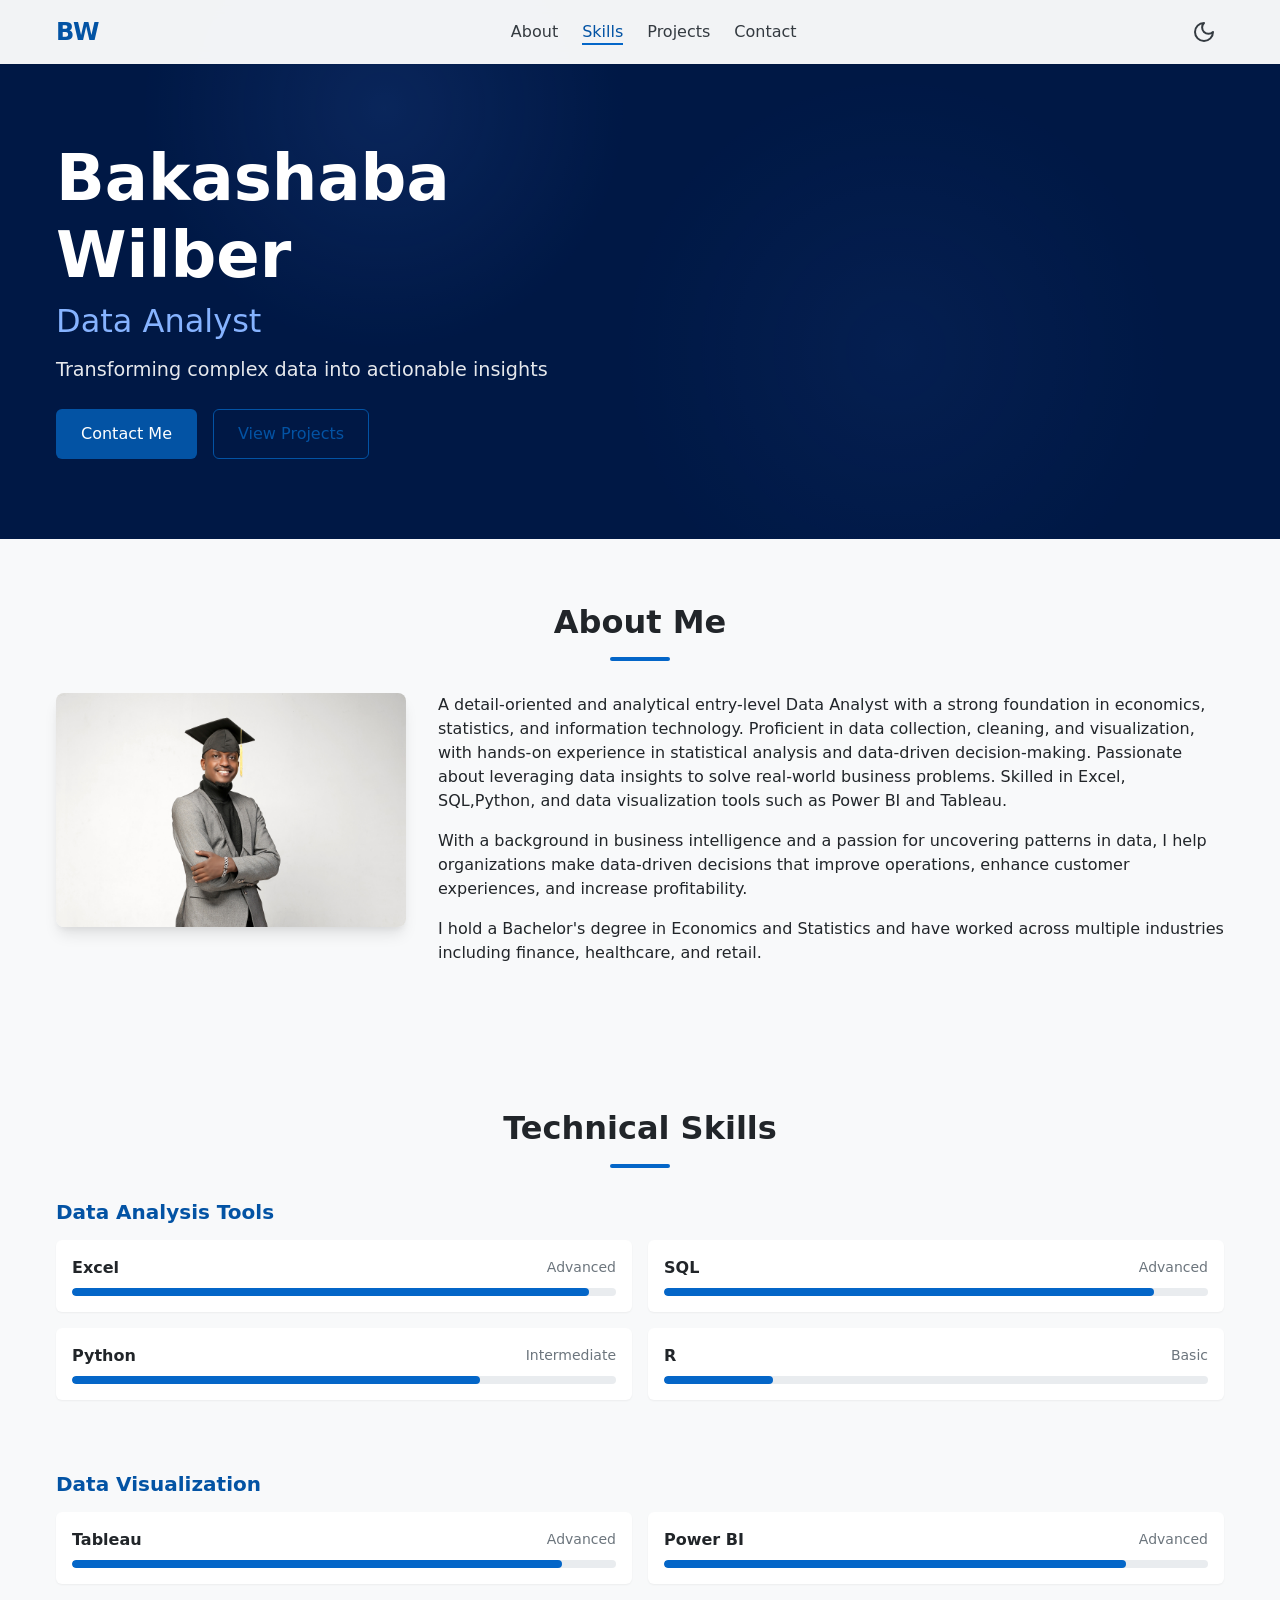
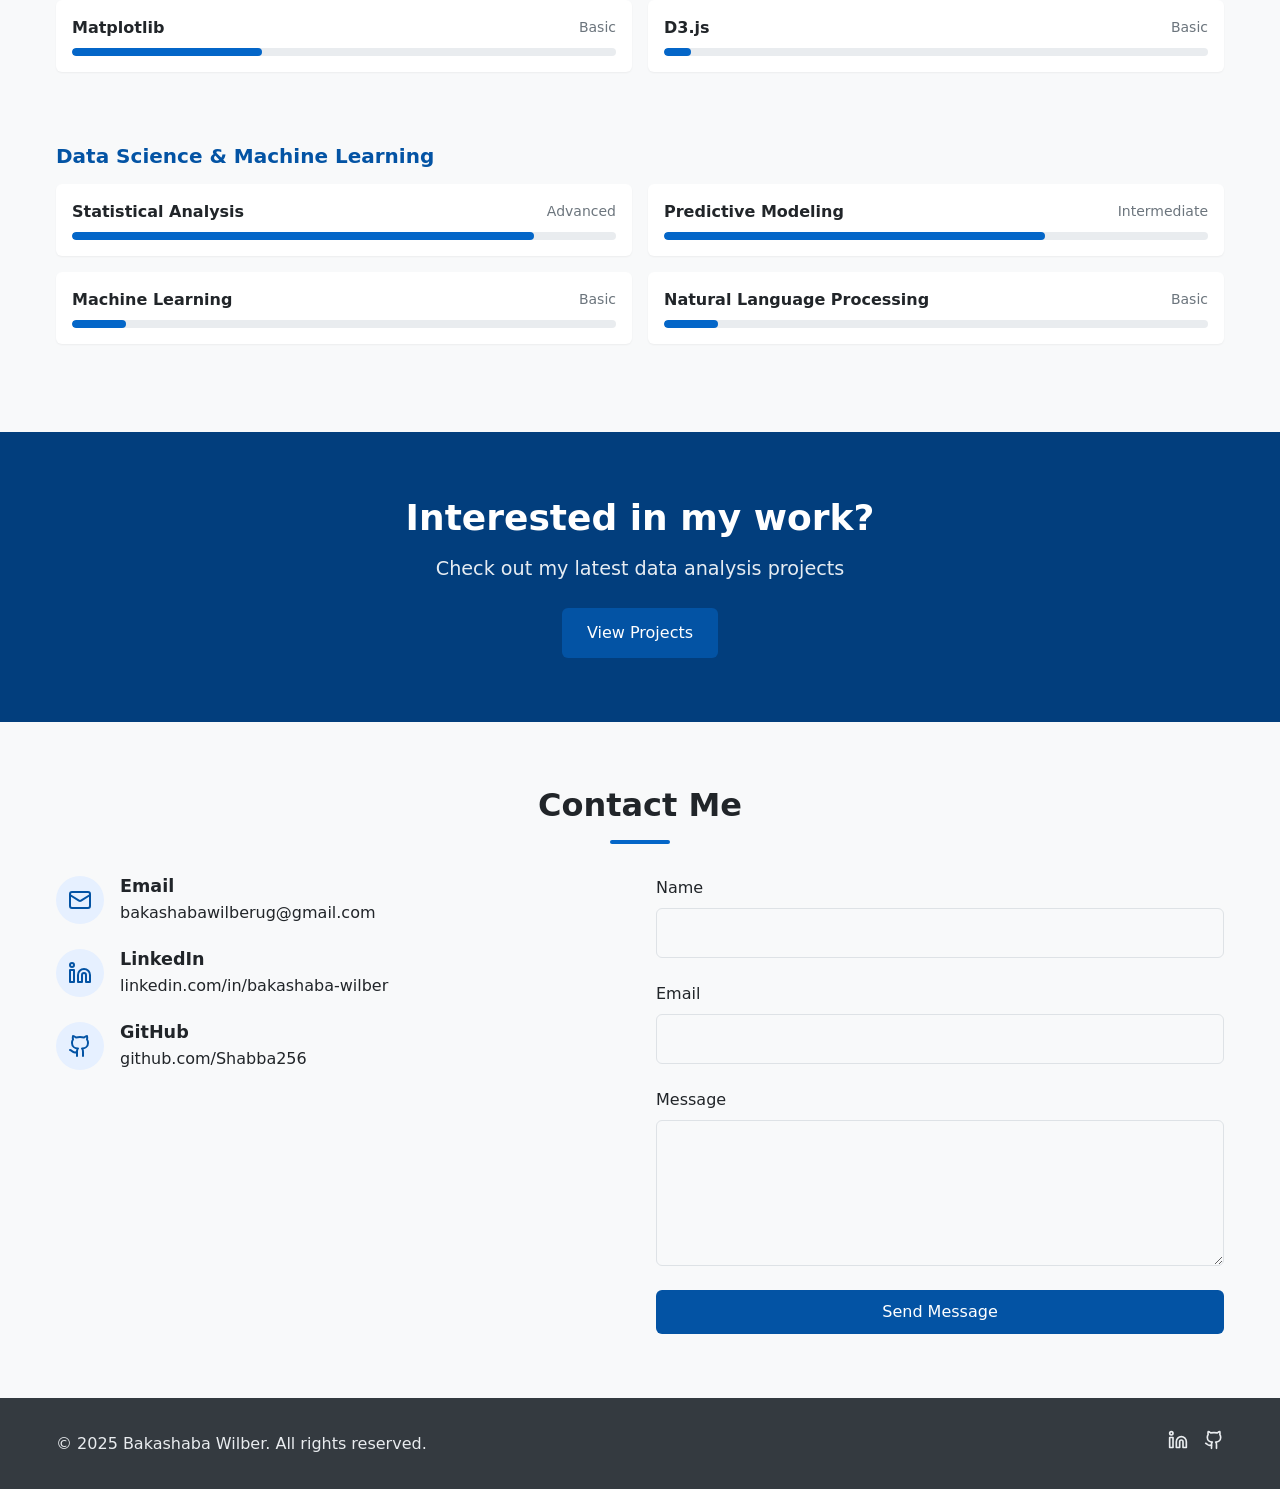
<file: index.html>
<!DOCTYPE html>
<html lang="en">
<head>
  <meta charset="UTF-8">
  <meta name="viewport" content="width=device-width, initial-scale=1.0">
  <title>Bakashaba Wilber | Data Analyst</title>
  <link rel="stylesheet" href="css/normalize.css">
  <link rel="stylesheet" href="css/styles.css">
  <link rel="stylesheet" href="css/home.css">
  <script src="js/theme.js" defer></script>
  <script src="js/main.js" defer></script>
</head>
<body>
  <header class="header">
    <div class="container header-container">
      <a href="index.html" class="logo">BW</a>
      <nav class="nav">
        <ul class="nav-list">
          <li class="nav-item"><a href="#about" class="nav-link">About</a></li>
          <li class="nav-item"><a href="#skills" class="nav-link">Skills</a></li>
          <li class="nav-item"><a href="projects.html" class="nav-link">Projects</a></li>
          <li class="nav-item"><a href="#contact" class="nav-link">Contact</a></li>
        </ul>
      </nav>
      <div class="header-actions">
        <button id="theme-toggle" class="theme-toggle" aria-label="Toggle theme">
          <svg xmlns="http://www.w3.org/2000/svg" class="icon icon-light" width="24" height="24" viewBox="0 0 24 24" fill="none" stroke="currentColor" stroke-width="2" stroke-linecap="round" stroke-linejoin="round"><circle cx="12" cy="12" r="5"></circle><path d="M12 1v2M12 21v2M4.2 4.2l1.4 1.4M18.4 18.4l1.4 1.4M1 12h2M21 12h2M4.2 19.8l1.4-1.4M18.4 5.6l1.4-1.4"></path></svg>
          <svg xmlns="http://www.w3.org/2000/svg" class="icon icon-dark" width="24" height="24" viewBox="0 0 24 24" fill="none" stroke="currentColor" stroke-width="2" stroke-linecap="round" stroke-linejoin="round"><path d="M12 3a6 6 0 0 0 9 9 9 9 0 1 1-9-9Z"></path></svg>
        </button>
        <button class="menu-toggle" aria-label="Toggle menu">
          <svg xmlns="http://www.w3.org/2000/svg" width="24" height="24" viewBox="0 0 24 24" fill="none" stroke="currentColor" stroke-width="2" stroke-linecap="round" stroke-linejoin="round"><line x1="4" x2="20" y1="12" y2="12"></line><line x1="4" x2="20" y1="6" y2="6"></line><line x1="4" x2="20" y1="18" y2="18"></line></svg>
        </button>
      </div>
    </div>
  </header>

  <main>
    <section class="hero">
      <div class="container">
        <div class="hero-content">
          <h1 class="hero-title">Bakashaba Wilber</h1>
          <h2 class="hero-subtitle">Data Analyst</h2>
          <p class="hero-description">Transforming complex data into actionable insights</p>
          <div class="hero-actions">
            <a href="#contact" class="btn btn-primary">Contact Me</a>
            <a href="projects.html" class="btn btn-secondary">View Projects</a>
          </div>
        </div>
      </div>
      <div class="hero-background">
        <div class="hero-bg-pattern"></div>
      </div>
    </section>

    <section id="about" class="section about-section">
      <div class="container">
        <h2 class="section-title">About Me</h2>
        <div class="about-content">
          <div class="about-image">
            <img src="images/5T2A771023.jpg" alt="Bakashaba Wilber" class="profile-image">
          </div>
          <div class="about-text">
            <p>A detail-oriented and analytical entry-level Data Analyst with a strong foundation in economics, statistics, and information technology. Proficient in data collection, cleaning, and visualization, with hands-on experience in statistical analysis and data-driven decision-making. Passionate about leveraging data insights to solve real-world business problems. Skilled in Excel, SQL,Python, and data visualization tools such as Power BI and Tableau.</p>
            <p>With a background in business intelligence and a passion for uncovering patterns in data, I help organizations make data-driven decisions that improve operations, enhance customer experiences, and increase profitability.</p>
            <p>I hold a Bachelor's degree in Economics and Statistics and have worked across multiple industries including finance, healthcare, and retail.</p>
          </div>
        </div>
      </div>
    </section>

    <section id="skills" class="section skills-section">
      <div class="container">
        <h2 class="section-title">Technical Skills</h2>
        <div class="skills-content">
          <div class="skills-category">
            <h3 class="skills-category-title">Data Analysis Tools</h3>
            <div class="skills-grid">
              <div class="skill-item">
                <div class="skill-header">
                  <span class="skill-name">Excel</span>
                  <span class="skill-level">Advanced</span>
                </div>
                <div class="skill-bar">
                  <div class="skill-progress" style="width: 95%"></div>
                </div>
              </div>
              <div class="skill-item">
                <div class="skill-header">
                  <span class="skill-name">SQL</span>
                  <span class="skill-level">Advanced</span>
                </div>
                <div class="skill-bar">
                  <div class="skill-progress" style="width: 90%"></div>
                </div>
              </div>
              <div class="skill-item">
                <div class="skill-header">
                  <span class="skill-name">Python</span>
                  <span class="skill-level">Intermediate</span>
                </div>
                <div class="skill-bar">
                  <div class="skill-progress" style="width: 75%"></div>
                </div>
              </div>
              <div class="skill-item">
                <div class="skill-header">
                  <span class="skill-name">R</span>
                  <span class="skill-level">Basic</span>
                </div>
                <div class="skill-bar">
                  <div class="skill-progress" style="width: 20%"></div>
                </div>
              </div>
            </div>
          </div>
          
          <div class="skills-category">
            <h3 class="skills-category-title">Data Visualization</h3>
            <div class="skills-grid">
              <div class="skill-item">
                <div class="skill-header">
                  <span class="skill-name">Tableau</span>
                  <span class="skill-level">Advanced</span>
                </div>
                <div class="skill-bar">
                  <div class="skill-progress" style="width: 90%"></div>
                </div>
              </div>
              <div class="skill-item">
                <div class="skill-header">
                  <span class="skill-name">Power BI</span>
                  <span class="skill-level">Advanced</span>
                </div>
                <div class="skill-bar">
                  <div class="skill-progress" style="width: 85%"></div>
                </div>
              </div>
              <div class="skill-item">
                <div class="skill-header">
                  <span class="skill-name">Matplotlib</span>
                  <span class="skill-level">Basic</span>
                </div>
                <div class="skill-bar">
                  <div class="skill-progress" style="width: 35%"></div>
                </div>
              </div>
              <div class="skill-item">
                <div class="skill-header">
                  <span class="skill-name">D3.js</span>
                  <span class="skill-level">Basic</span>
                </div>
                <div class="skill-bar">
                  <div class="skill-progress" style="width: 5%"></div>
                </div>
              </div>
            </div>
          </div>
          
          <div class="skills-category">
            <h3 class="skills-category-title">Data Science & Machine Learning</h3>
            <div class="skills-grid">
              <div class="skill-item">
                <div class="skill-header">
                  <span class="skill-name">Statistical Analysis</span>
                  <span class="skill-level">Advanced</span>
                </div>
                <div class="skill-bar">
                  <div class="skill-progress" style="width: 85%"></div>
                </div>
              </div>
              <div class="skill-item">
                <div class="skill-header">
                  <span class="skill-name">Predictive Modeling</span>
                  <span class="skill-level">Intermediate</span>
                </div>
                <div class="skill-bar">
                  <div class="skill-progress" style="width: 70%"></div>
                </div>
              </div>
              <div class="skill-item">
                <div class="skill-header">
                  <span class="skill-name">Machine Learning</span>
                  <span class="skill-level">Basic</span>
                </div>
                <div class="skill-bar">
                  <div class="skill-progress" style="width: 10%"></div>
                </div>
              </div>
              <div class="skill-item">
                <div class="skill-header">
                  <span class="skill-name">Natural Language Processing</span>
                  <span class="skill-level">Basic</span>
                </div>
                <div class="skill-bar">
                  <div class="skill-progress" style="width: 10%"></div>
                </div>
              </div>
            </div>
          </div>
        </div>
      </div>
    </section>

    <section class="section cta-section">
      <div class="container">
        <div class="cta-content">
          <h2 class="cta-title">Interested in my work?</h2>
          <p class="cta-description">Check out my latest data analysis projects</p>
          <a href="projects.html" class="btn btn-primary">View Projects</a>
        </div>
      </div>
    </section>

    <section id="contact" class="section contact-section">
      <div class="container">
        <h2 class="section-title">Contact Me</h2>
        <div class="contact-content">
          <div class="contact-info">
            <div class="contact-item">
              <div class="contact-icon">
                <svg xmlns="http://www.w3.org/2000/svg" width="24" height="24" viewBox="0 0 24 24" fill="none" stroke="currentColor" stroke-width="2" stroke-linecap="round" stroke-linejoin="round"><rect width="20" height="16" x="2" y="4" rx="2"></rect><path d="m22 7-8.97 5.7a1.94 1.94 0 0 1-2.06 0L2 7"></path></svg>
              </div>
              <div class="contact-text">
                <h3 class="contact-label">Email</h3>
                <a href="mailto:bakashabawilberug@gmail.com" class="contact-link">bakashabawilberug@gmail.com</a>
              </div>
            </div>
            <div class="contact-item">
              <div class="contact-icon">
                <svg xmlns="http://www.w3.org/2000/svg" width="24" height="24" viewBox="0 0 24 24" fill="none" stroke="currentColor" stroke-width="2" stroke-linecap="round" stroke-linejoin="round"><path d="M16 8a6 6 0 0 1 6 6v7h-4v-7a2 2 0 0 0-2-2 2 2 0 0 0-2 2v7h-4v-7a6 6 0 0 1 6-6z"></path><rect width="4" height="12" x="2" y="9"></rect><circle cx="4" cy="4" r="2"></circle></svg>
              </div>
              <div class="contact-text">
                <h3 class="contact-label">LinkedIn</h3>
                <a href="https://www.linkedin.com/in/bakashaba-wilber-88a47520b/" target="_blank" rel="noopener noreferrer" class="contact-link">linkedin.com/in/bakashaba-wilber</a>
              </div>
            </div>
            <div class="contact-item">
              <div class="contact-icon">
                <svg xmlns="http://www.w3.org/2000/svg" width="24" height="24" viewBox="0 0 24 24" fill="none" stroke="currentColor" stroke-width="2" stroke-linecap="round" stroke-linejoin="round"><path d="M15 22v-4a4.8 4.8 0 0 0-1-3.5c3 0 6-2 6-5.5.08-1.25-.27-2.48-1-3.5.28-1.15.28-2.35 0-3.5 0 0-1 0-3 1.5-2.64-.5-5.36-.5-8 0C6 2 5 2 5 2c-.3 1.15-.3 2.35 0 3.5A5.403 5.403 0 0 0 4 9c0 3.5 3 5.5 6 5.5-.39.49-.68 1.05-.85 1.65-.17.6-.22 1.23-.15 1.85v4"></path><path d="M9 18c-4.51 2-5-2-7-2"></path></svg>
              </div>
              <div class="contact-text">
                <h3 class="contact-label">GitHub</h3>
                <a href="https://github.com/Shabba256" target="_blank" rel="noopener noreferrer" class="contact-link">github.com/Shabba256</a>
              </div>
            </div>
          </div>
          <div class="contact-form-container">
            <form class="contact-form" id="contact-form">
              <div class="form-group">
                <label for="name" class="form-label">Name</label>
                <input type="text" id="name" name="name" class="form-input" required>
              </div>
              <div class="form-group">
                <label for="email" class="form-label">Email</label>
                <input type="email" id="email" name="email" class="form-input" required>
              </div>
              <div class="form-group">
                <label for="message" class="form-label">Message</label>
                <textarea id="message" name="message" class="form-textarea" rows="5" required></textarea>
              </div>
              <button type="submit" class="btn btn-primary btn-block">Send Message</button>
            </form>
          </div>
        </div>
      </div>
    </section>
  </main>

  <footer class="footer">
    <div class="container">
      <div class="footer-content">
        <p class="footer-text">&copy; 2025 Bakashaba Wilber. All rights reserved.</p>
        <div class="footer-social">
          <a href="https://www.linkedin.com/in/bakashaba-wilber-88a47520b/" target="_blank" rel="noopener noreferrer" class="social-link" aria-label="LinkedIn">
            <svg xmlns="http://www.w3.org/2000/svg" width="20" height="20" viewBox="0 0 24 24" fill="none" stroke="currentColor" stroke-width="2" stroke-linecap="round" stroke-linejoin="round"><path d="M16 8a6 6 0 0 1 6 6v7h-4v-7a2 2 0 0 0-2-2 2 2 0 0 0-2 2v7h-4v-7a6 6 0 0 1 6-6z"></path><rect width="4" height="12" x="2" y="9"></rect><circle cx="4" cy="4" r="2"></circle></svg>
          </a>
          <a href="https://github.com/Shabba256" target="_blank" rel="noopener noreferrer" class="social-link" aria-label="GitHub">
            <svg xmlns="http://www.w3.org/2000/svg" width="20" height="20" viewBox="0 0 24 24" fill="none" stroke="currentColor" stroke-width="2" stroke-linecap="round" stroke-linejoin="round"><path d="M15 22v-4a4.8 4.8 0 0 0-1-3.5c3 0 6-2 6-5.5.08-1.25-.27-2.48-1-3.5.28-1.15.28-2.35 0-3.5 0 0-1 0-3 1.5-2.64-.5-5.36-.5-8 0C6 2 5 2 5 2c-.3 1.15-.3 2.35 0 3.5A5.403 5.403 0 0 0 4 9c0 3.5 3 5.5 6 5.5-.39.49-.68 1.05-.85 1.65-.17.6-.22 1.23-.15 1.85v4"></path><path d="M9 18c-4.51 2-5-2-7-2"></path></svg>
          </a>
        </div>
      </div>
    </div>
  </footer>
</body>
</html>
</file>
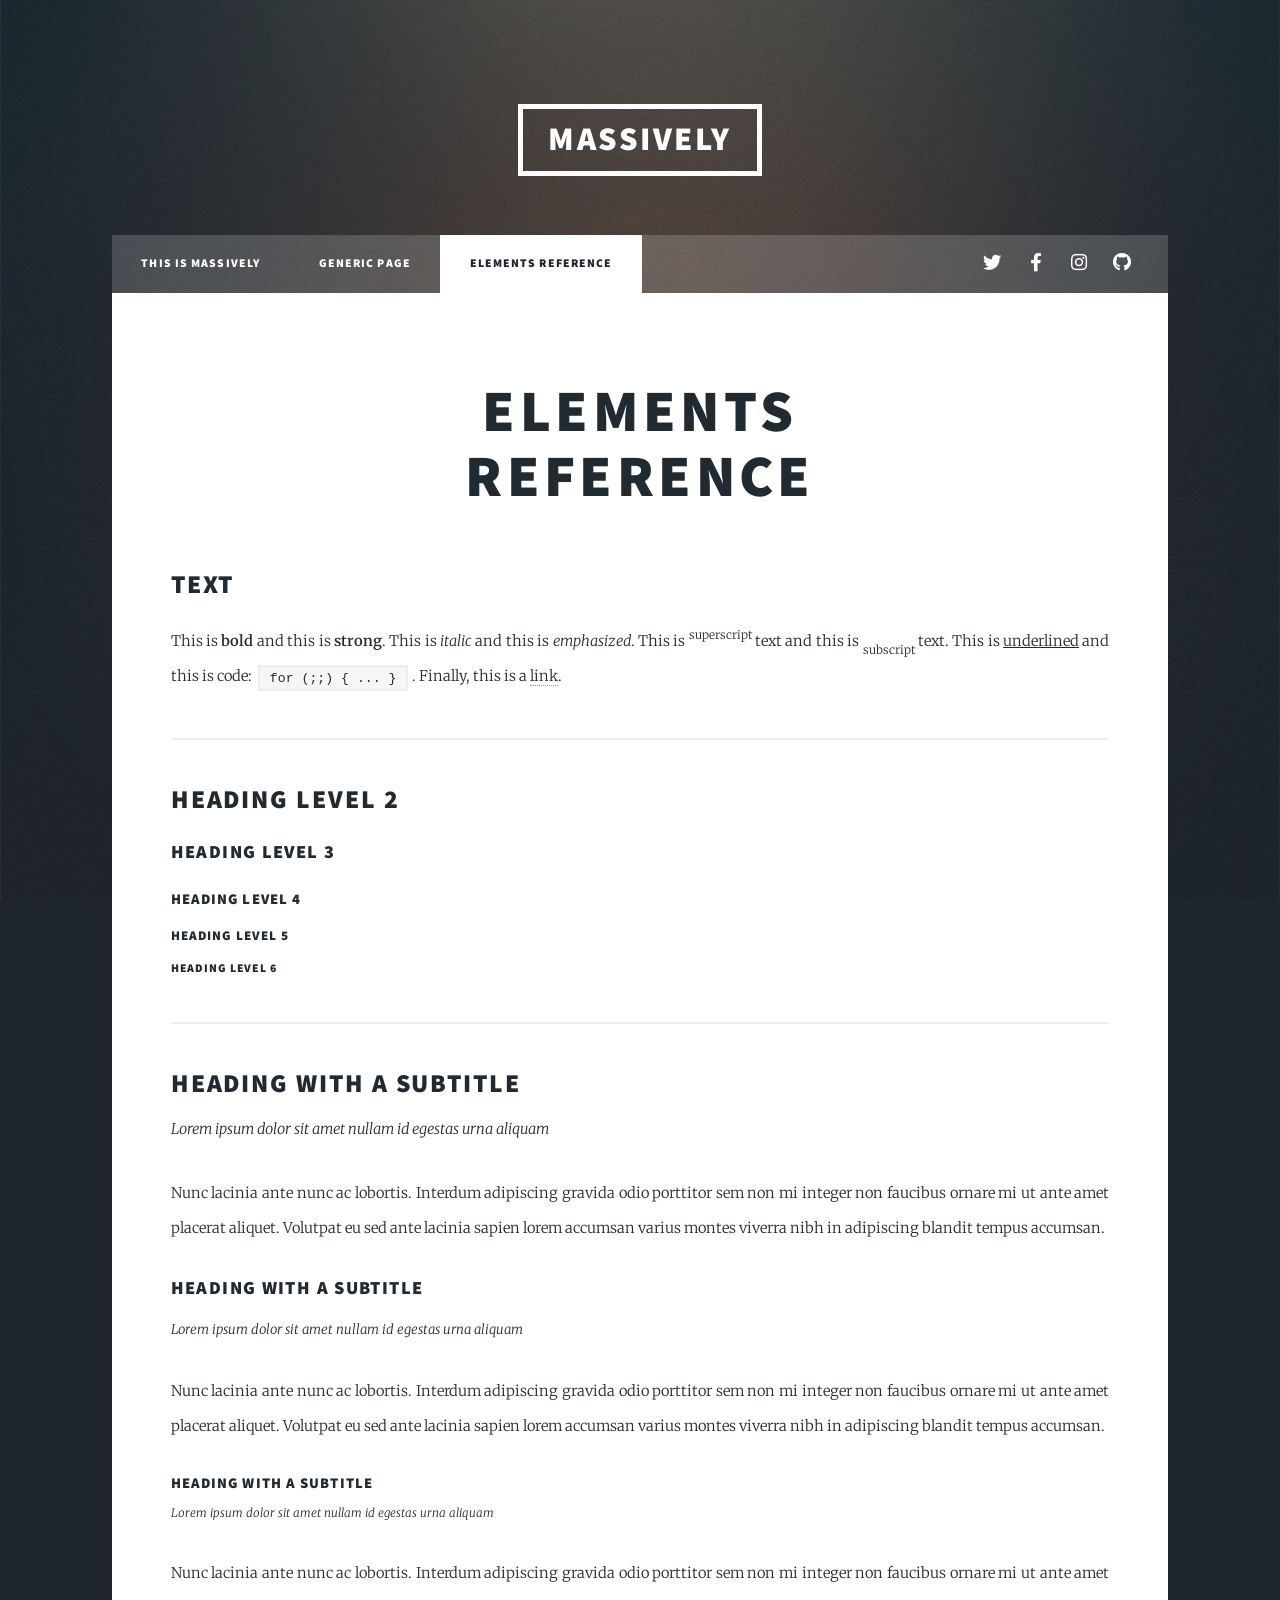
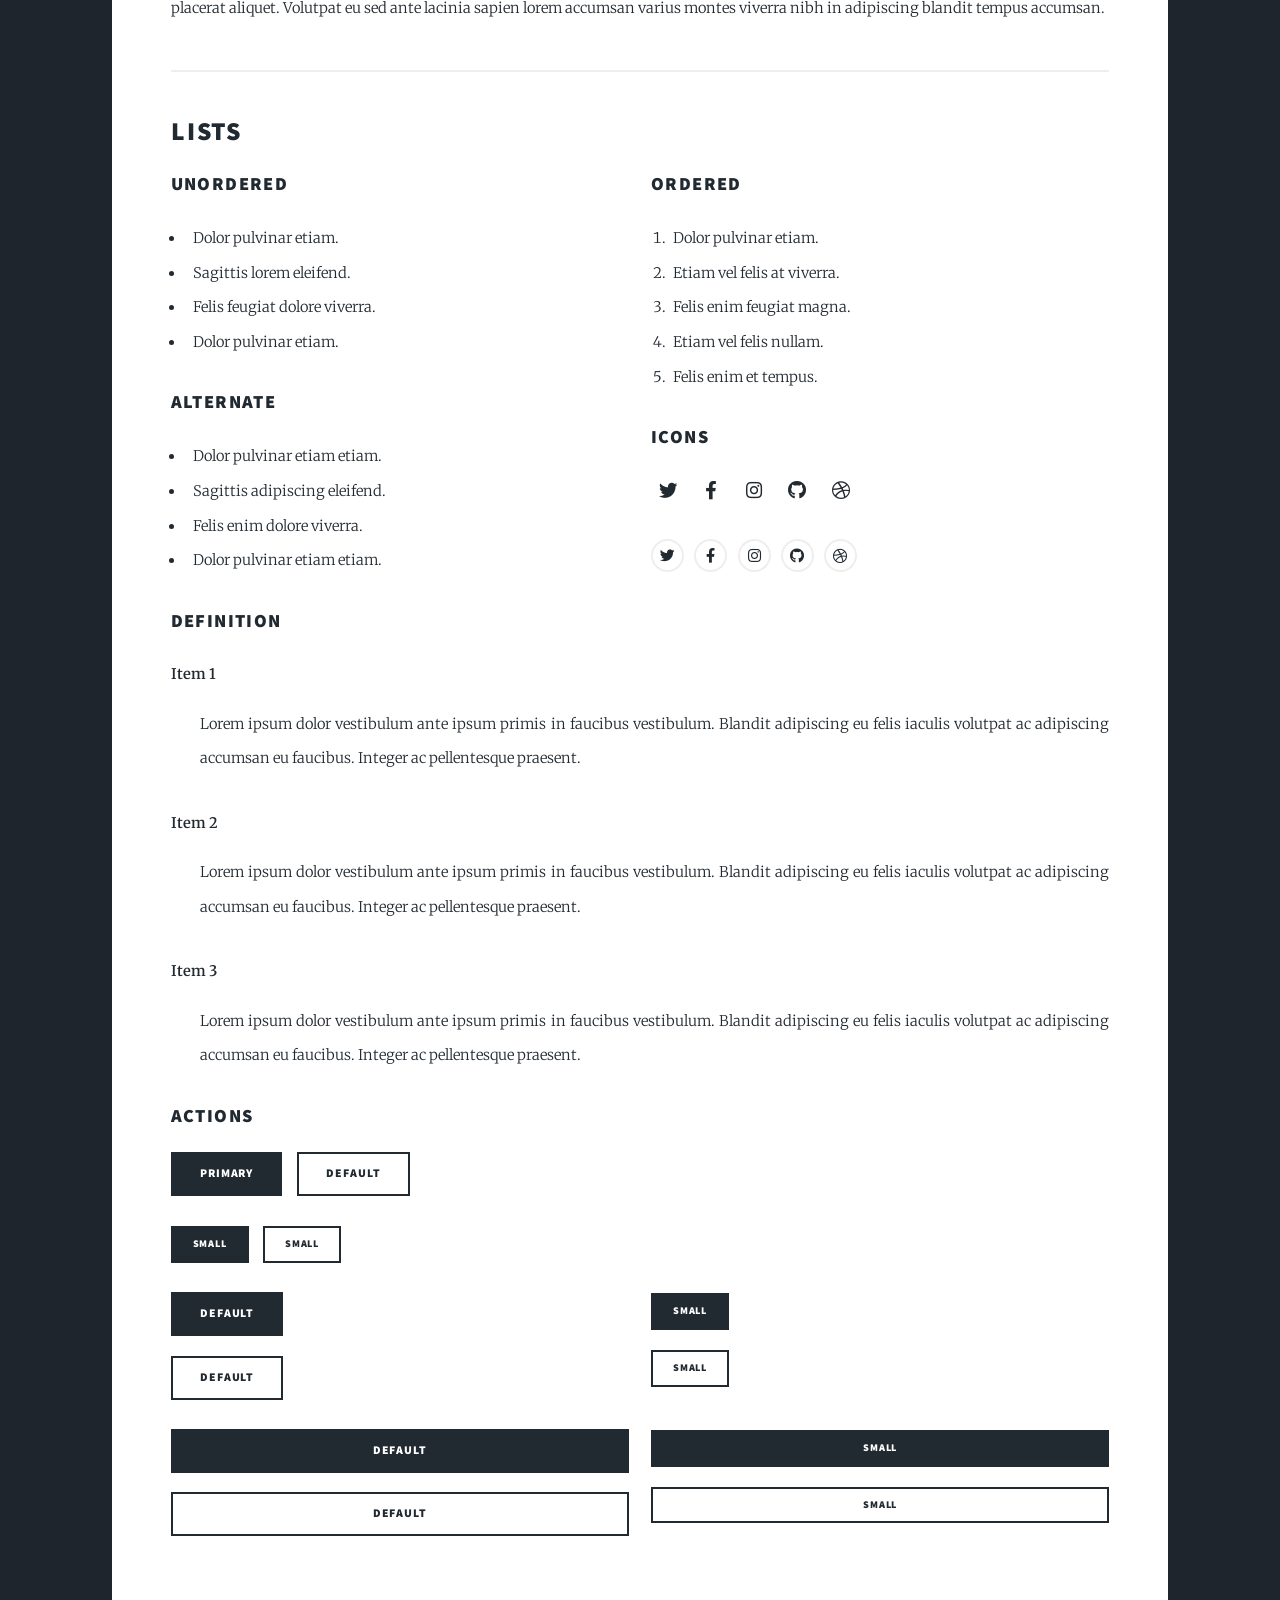
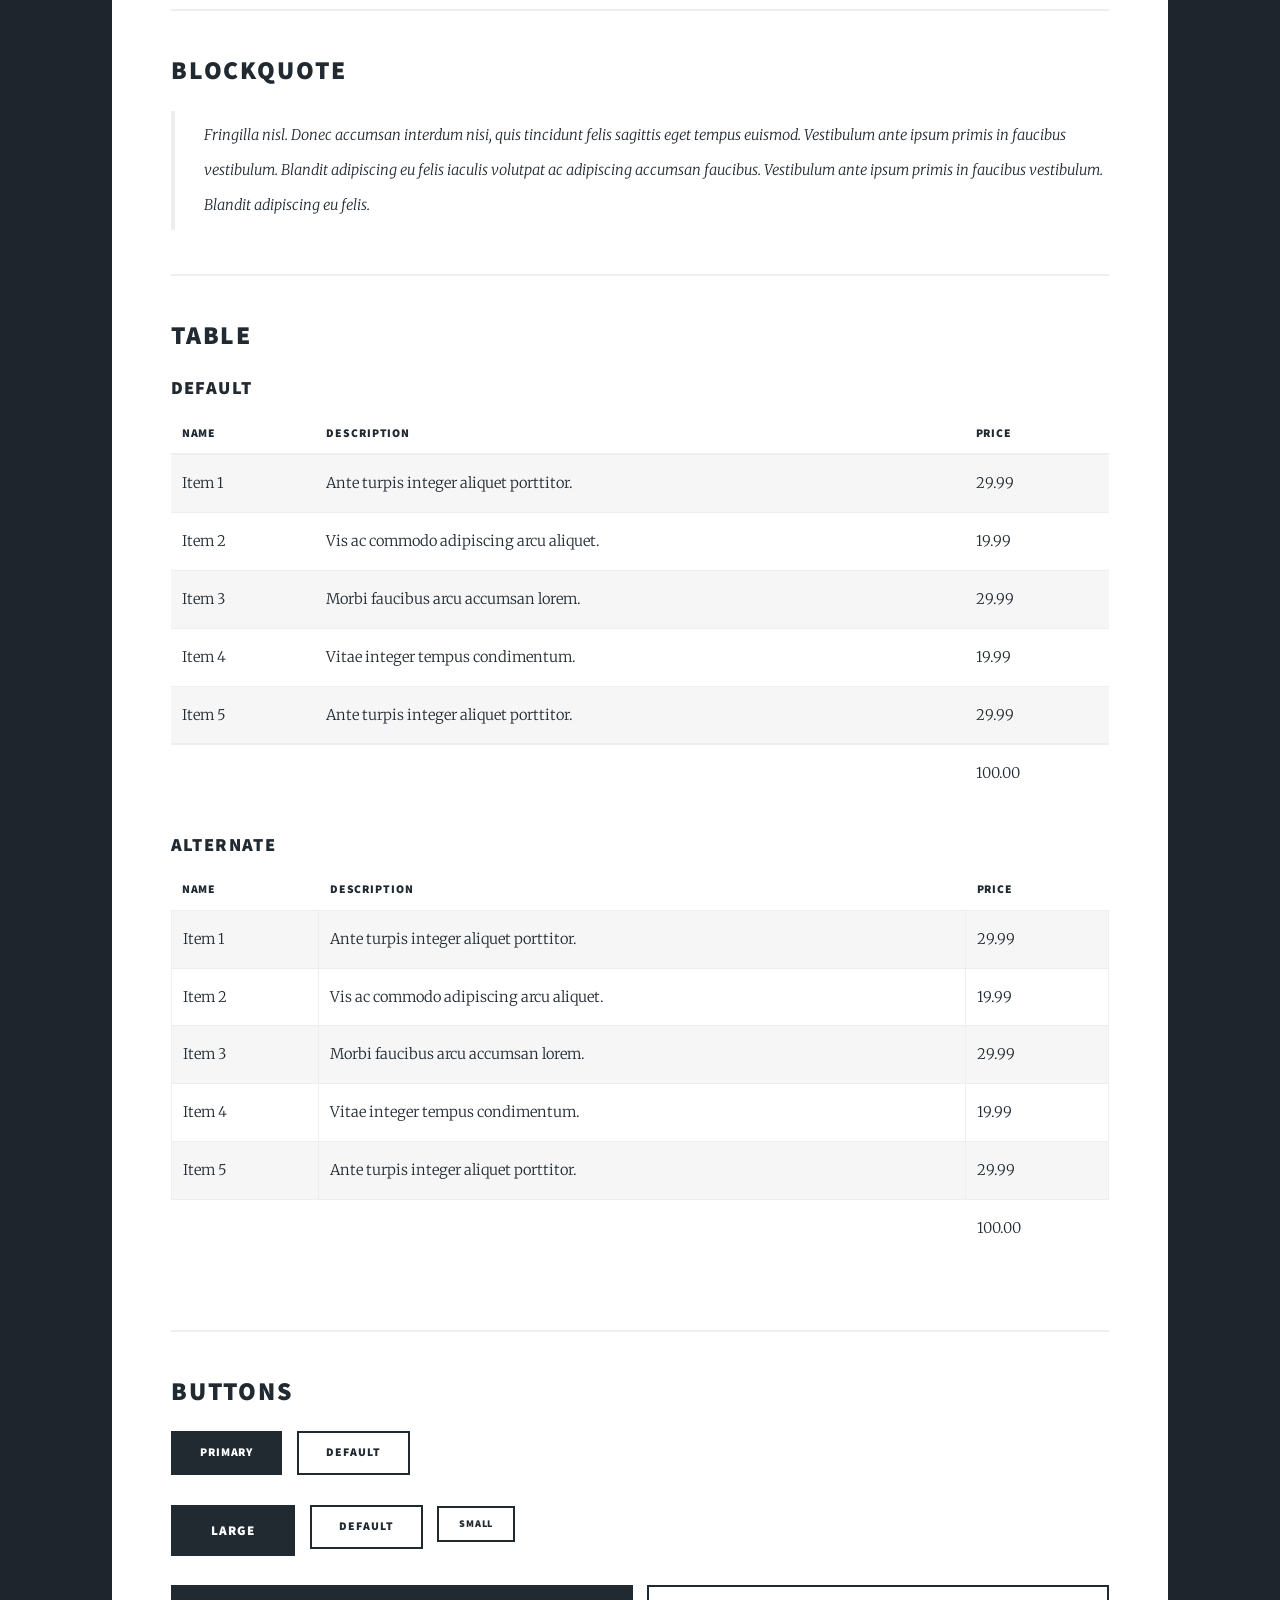
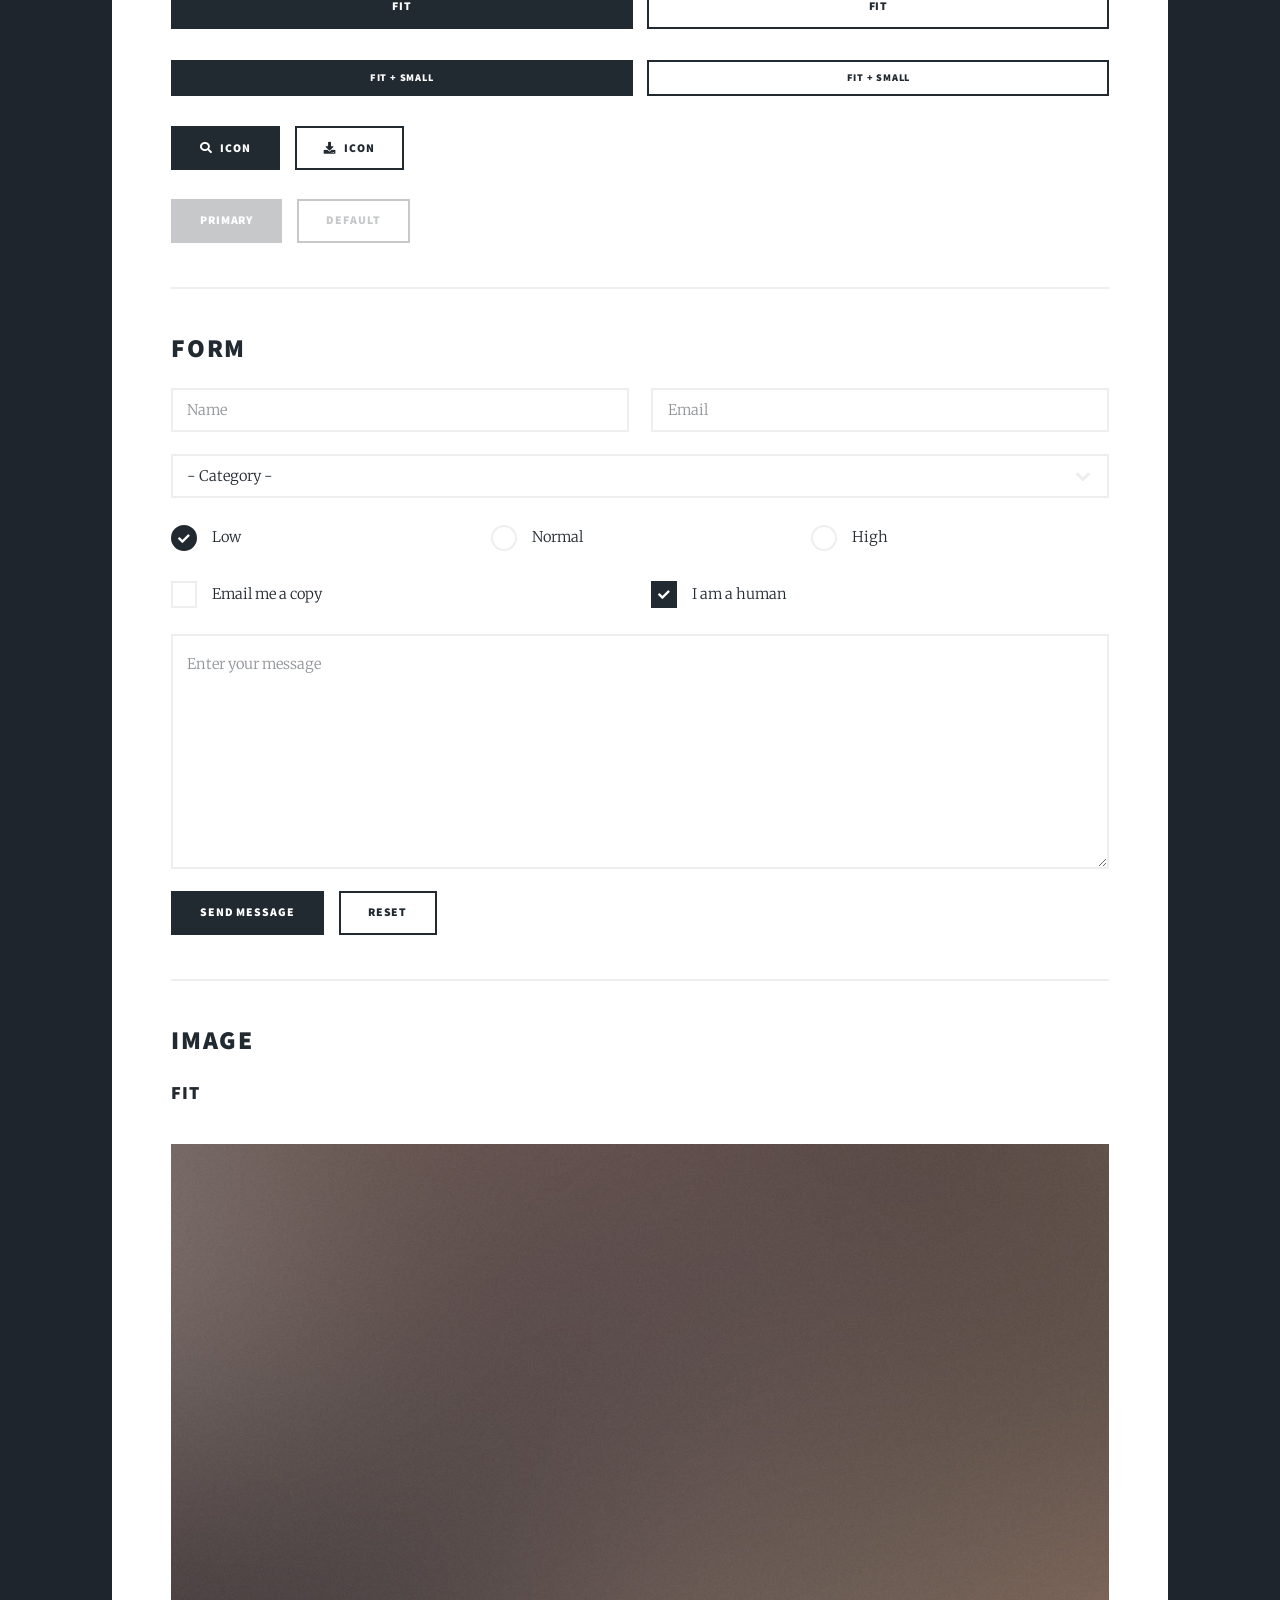
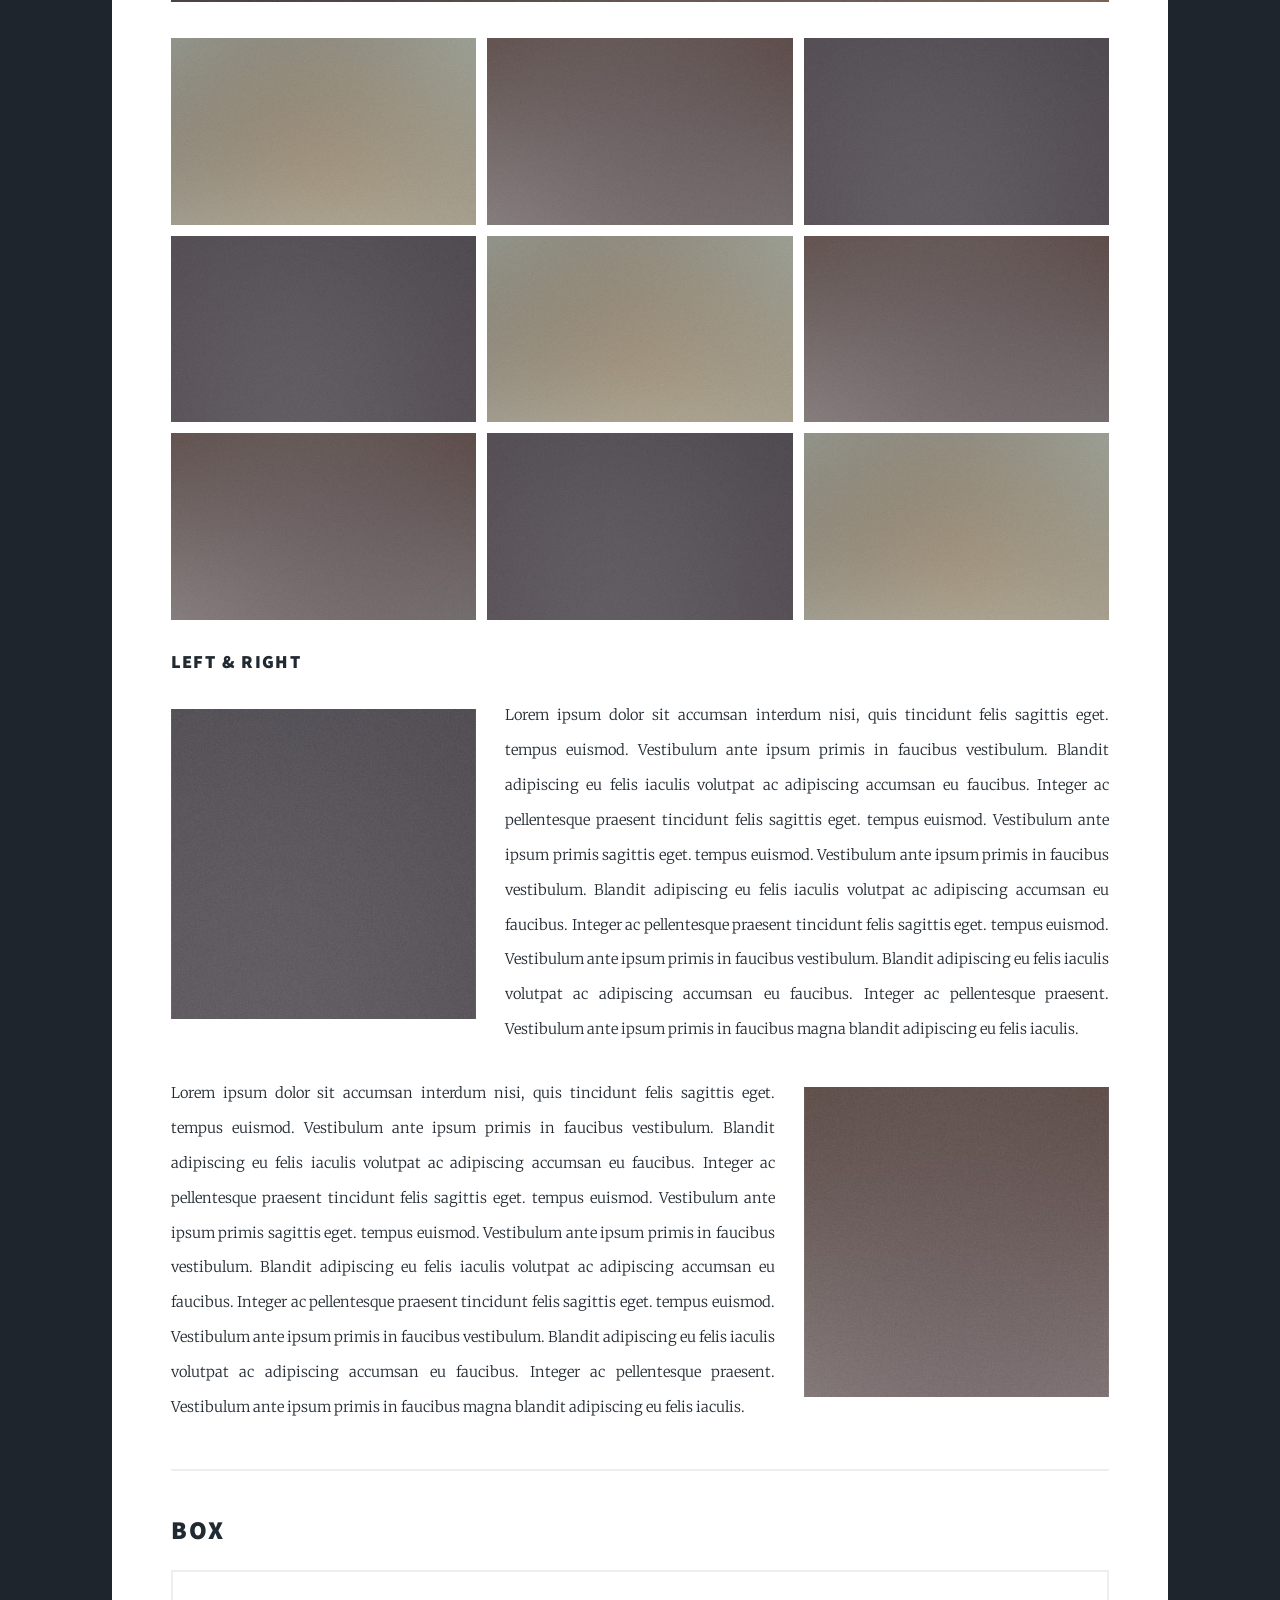
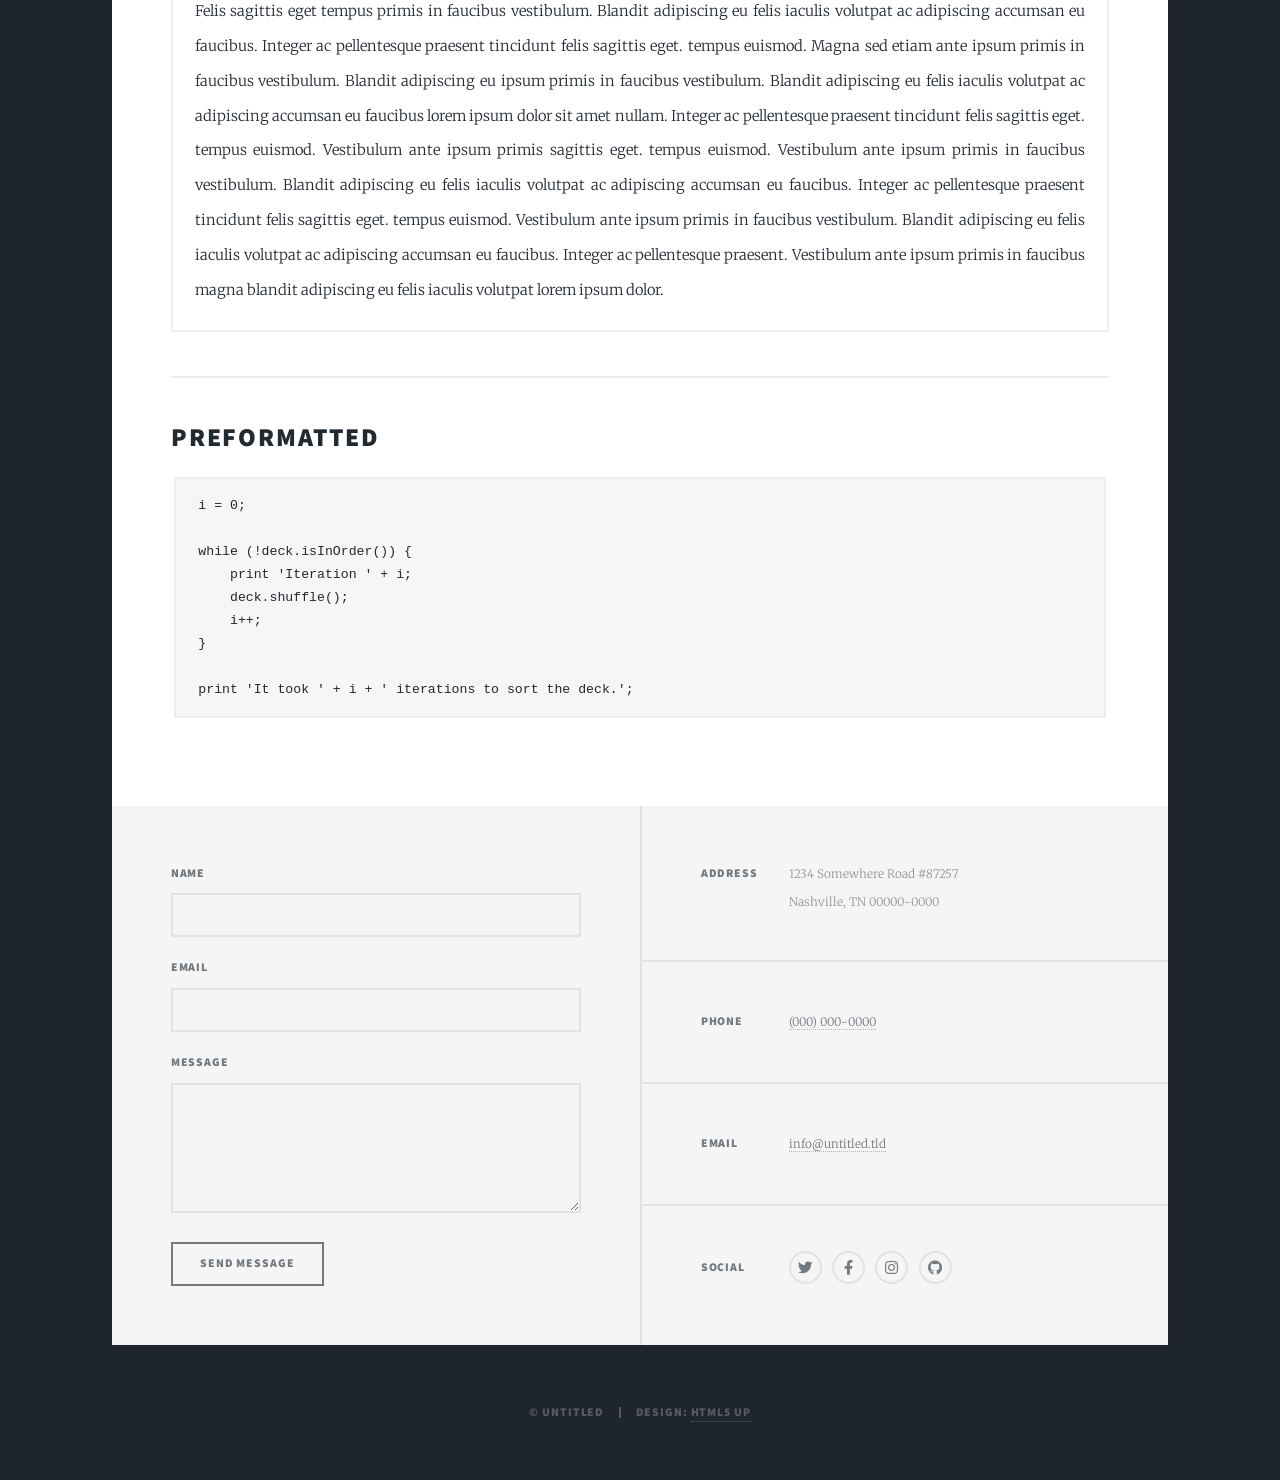
<file: elements.html>
<!DOCTYPE HTML>
<!--
	Massively by HTML5 UP
	html5up.net | @ajlkn
	Free for personal and commercial use under the CCA 3.0 license (html5up.net/license)
-->
<html>
	<head>
		<title>Elements Reference - Massively by HTML5 UP</title>
		<meta charset="utf-8" />
		<meta name="viewport" content="width=device-width, initial-scale=1, user-scalable=no" />
		<link rel="stylesheet" href="assets/css/main.css" />
		<noscript><link rel="stylesheet" href="assets/css/noscript.css" /></noscript>
	</head>
	<body class="is-preload">

		<!-- Wrapper -->
			<div id="wrapper">

				<!-- Header -->
					<header id="header">
						<a href="index.html" class="logo">Massively</a>
					</header>

				<!-- Nav -->
					<nav id="nav">
						<ul class="links">
							<li><a href="index.html">This is Massively</a></li>
							<li><a href="generic.html">Generic Page</a></li>
							<li class="active"><a href="elements.html">Elements Reference</a></li>
						</ul>
						<ul class="icons">
							<li><a href="#" class="icon brands fa-twitter"><span class="label">Twitter</span></a></li>
							<li><a href="#" class="icon brands fa-facebook-f"><span class="label">Facebook</span></a></li>
							<li><a href="#" class="icon brands fa-instagram"><span class="label">Instagram</span></a></li>
							<li><a href="#" class="icon brands fa-github"><span class="label">GitHub</span></a></li>
						</ul>
					</nav>

				<!-- Main -->
					<div id="main">

						<!-- Post -->
							<section class="post">
								<header class="major">
									<h1>Elements<br />
									Reference</h1>
								</header>

								<!-- Text stuff -->
									<h2>Text</h2>
									<p>This is <b>bold</b> and this is <strong>strong</strong>. This is <i>italic</i> and this is <em>emphasized</em>.
									This is <sup>superscript</sup> text and this is <sub>subscript</sub> text.
									This is <u>underlined</u> and this is code: <code>for (;;) { ... }</code>.
									Finally, this is a <a href="#">link</a>.</p>
									<hr />
									<h2>Heading Level 2</h2>
									<h3>Heading Level 3</h3>
									<h4>Heading Level 4</h4>
									<h5>Heading Level 5</h5>
									<h6>Heading Level 6</h6>
									<hr />
									<header>
										<h2>Heading with a Subtitle</h2>
										<p>Lorem ipsum dolor sit amet nullam id egestas urna aliquam</p>
									</header>
									<p>Nunc lacinia ante nunc ac lobortis. Interdum adipiscing gravida odio porttitor sem non mi integer non faucibus ornare mi ut ante amet placerat aliquet. Volutpat eu sed ante lacinia sapien lorem accumsan varius montes viverra nibh in adipiscing blandit tempus accumsan.</p>
									<header>
										<h3>Heading with a Subtitle</h3>
										<p>Lorem ipsum dolor sit amet nullam id egestas urna aliquam</p>
									</header>
									<p>Nunc lacinia ante nunc ac lobortis. Interdum adipiscing gravida odio porttitor sem non mi integer non faucibus ornare mi ut ante amet placerat aliquet. Volutpat eu sed ante lacinia sapien lorem accumsan varius montes viverra nibh in adipiscing blandit tempus accumsan.</p>
									<header>
										<h4>Heading with a Subtitle</h4>
										<p>Lorem ipsum dolor sit amet nullam id egestas urna aliquam</p>
									</header>
									<p>Nunc lacinia ante nunc ac lobortis. Interdum adipiscing gravida odio porttitor sem non mi integer non faucibus ornare mi ut ante amet placerat aliquet. Volutpat eu sed ante lacinia sapien lorem accumsan varius montes viverra nibh in adipiscing blandit tempus accumsan.</p>

									<hr />

								<!-- Lists -->
									<h2>Lists</h2>
									<div class="row">
										<div class="col-6 col-12-small">

											<h3>Unordered</h3>
											<ul>
												<li>Dolor pulvinar etiam.</li>
												<li>Sagittis lorem eleifend.</li>
												<li>Felis feugiat dolore viverra.</li>
												<li>Dolor pulvinar etiam.</li>
											</ul>

											<h3>Alternate</h3>
											<ul class="alt">
												<li>Dolor pulvinar etiam etiam.</li>
												<li>Sagittis adipiscing eleifend.</li>
												<li>Felis enim dolore viverra.</li>
												<li>Dolor pulvinar etiam etiam.</li>
											</ul>

										</div>
										<div class="col-6 col-12-small">

											<h3>Ordered</h3>
											<ol>
												<li>Dolor pulvinar etiam.</li>
												<li>Etiam vel felis at viverra.</li>
												<li>Felis enim feugiat magna.</li>
												<li>Etiam vel felis nullam.</li>
												<li>Felis enim et tempus.</li>
											</ol>

											<h3>Icons</h3>
											<ul class="icons">
												<li><a href="#" class="icon brands fa-twitter"><span class="label">Twitter</span></a></li>
												<li><a href="#" class="icon brands fa-facebook-f"><span class="label">Facebook</span></a></li>
												<li><a href="#" class="icon brands fa-instagram"><span class="label">Instagram</span></a></li>
												<li><a href="#" class="icon brands fa-github"><span class="label">Github</span></a></li>
												<li><a href="#" class="icon brands fa-dribbble"><span class="label">Dribbble</span></a></li>
											</ul>
											<ul class="icons alt">
												<li><a href="#" class="icon brands alt fa-twitter"><span class="label">Twitter</span></a></li>
												<li><a href="#" class="icon brands alt fa-facebook-f"><span class="label">Facebook</span></a></li>
												<li><a href="#" class="icon brands alt fa-instagram"><span class="label">Instagram</span></a></li>
												<li><a href="#" class="icon brands alt fa-github"><span class="label">Github</span></a></li>
												<li><a href="#" class="icon brands alt fa-dribbble"><span class="label">Dribbble</span></a></li>
											</ul>

										</div>
									</div>
									<h3>Definition</h3>
									<dl>
										<dt>Item 1</dt>
										<dd>
											<p>Lorem ipsum dolor vestibulum ante ipsum primis in faucibus vestibulum. Blandit adipiscing eu felis iaculis volutpat ac adipiscing accumsan eu faucibus. Integer ac pellentesque praesent.</p>
										</dd>
										<dt>Item 2</dt>
										<dd>
											<p>Lorem ipsum dolor vestibulum ante ipsum primis in faucibus vestibulum. Blandit adipiscing eu felis iaculis volutpat ac adipiscing accumsan eu faucibus. Integer ac pellentesque praesent.</p>
										</dd>
										<dt>Item 3</dt>
										<dd>
											<p>Lorem ipsum dolor vestibulum ante ipsum primis in faucibus vestibulum. Blandit adipiscing eu felis iaculis volutpat ac adipiscing accumsan eu faucibus. Integer ac pellentesque praesent.</p>
										</dd>
									</dl>

									<h3>Actions</h3>
									<ul class="actions">
										<li><a href="#" class="button primary">Primary</a></li>
										<li><a href="#" class="button">Default</a></li>
									</ul>
									<ul class="actions small">
										<li><a href="#" class="button primary small">Small</a></li>
										<li><a href="#" class="button small">Small</a></li>
									</ul>
									<div class="row">
										<div class="col-6 col-12-small">
											<ul class="actions stacked">
												<li><a href="#" class="button primary">Default</a></li>
												<li><a href="#" class="button">Default</a></li>
											</ul>
										</div>
										<div class="col-6 col-12-small">
											<ul class="actions stacked">
												<li><a href="#" class="button primary small">Small</a></li>
												<li><a href="#" class="button small">Small</a></li>
											</ul>
										</div>
									</div>
									<div class="row">
										<div class="col-6 col-12-small">
											<ul class="actions stacked">
												<li><a href="#" class="button primary fit">Default</a></li>
												<li><a href="#" class="button fit">Default</a></li>
											</ul>
										</div>
										<div class="col-6 col-12-small">
											<ul class="actions stacked">
												<li><a href="#" class="button primary small fit">Small</a></li>
												<li><a href="#" class="button small fit">Small</a></li>
											</ul>
										</div>
									</div>

									<hr />

								<!-- Blockquote -->
									<h2>Blockquote</h2>
									<blockquote>Fringilla nisl. Donec accumsan interdum nisi, quis tincidunt felis sagittis eget tempus euismod. Vestibulum ante ipsum primis in faucibus vestibulum. Blandit adipiscing eu felis iaculis volutpat ac adipiscing accumsan faucibus. Vestibulum ante ipsum primis in faucibus vestibulum. Blandit adipiscing eu felis.</blockquote>

									<hr />

								<!-- Table -->
									<h2>Table</h2>

									<h3>Default</h3>
									<div class="table-wrapper">
										<table>
											<thead>
												<tr>
													<th>Name</th>
													<th>Description</th>
													<th>Price</th>
												</tr>
											</thead>
											<tbody>
												<tr>
													<td>Item 1</td>
													<td>Ante turpis integer aliquet porttitor.</td>
													<td>29.99</td>
												</tr>
												<tr>
													<td>Item 2</td>
													<td>Vis ac commodo adipiscing arcu aliquet.</td>
													<td>19.99</td>
												</tr>
												<tr>
													<td>Item 3</td>
													<td> Morbi faucibus arcu accumsan lorem.</td>
													<td>29.99</td>
												</tr>
												<tr>
													<td>Item 4</td>
													<td>Vitae integer tempus condimentum.</td>
													<td>19.99</td>
												</tr>
												<tr>
													<td>Item 5</td>
													<td>Ante turpis integer aliquet porttitor.</td>
													<td>29.99</td>
												</tr>
											</tbody>
											<tfoot>
												<tr>
													<td colspan="2"></td>
													<td>100.00</td>
												</tr>
											</tfoot>
										</table>
									</div>

									<h3>Alternate</h3>
									<div class="table-wrapper">
										<table class="alt">
											<thead>
												<tr>
													<th>Name</th>
													<th>Description</th>
													<th>Price</th>
												</tr>
											</thead>
											<tbody>
												<tr>
													<td>Item 1</td>
													<td>Ante turpis integer aliquet porttitor.</td>
													<td>29.99</td>
												</tr>
												<tr>
													<td>Item 2</td>
													<td>Vis ac commodo adipiscing arcu aliquet.</td>
													<td>19.99</td>
												</tr>
												<tr>
													<td>Item 3</td>
													<td> Morbi faucibus arcu accumsan lorem.</td>
													<td>29.99</td>
												</tr>
												<tr>
													<td>Item 4</td>
													<td>Vitae integer tempus condimentum.</td>
													<td>19.99</td>
												</tr>
												<tr>
													<td>Item 5</td>
													<td>Ante turpis integer aliquet porttitor.</td>
													<td>29.99</td>
												</tr>
											</tbody>
											<tfoot>
												<tr>
													<td colspan="2"></td>
													<td>100.00</td>
												</tr>
											</tfoot>
										</table>
									</div>

									<hr />

								<!-- Buttons -->
									<h2>Buttons</h2>
									<ul class="actions">
										<li><a href="#" class="button primary">Primary</a></li>
										<li><a href="#" class="button">Default</a></li>
									</ul>
									<ul class="actions">
										<li><a href="#" class="button primary large">Large</a></li>
										<li><a href="#" class="button">Default</a></li>
										<li><a href="#" class="button small">Small</a></li>
									</ul>
									<ul class="actions fit">
										<li><a href="#" class="button primary fit">Fit</a></li>
										<li><a href="#" class="button fit">Fit</a></li>
									</ul>
									<ul class="actions fit small">
										<li><a href="#" class="button primary fit small">Fit + Small</a></li>
										<li><a href="#" class="button fit small">Fit + Small</a></li>
									</ul>
									<ul class="actions">
										<li><a href="#" class="button primary icon solid fa-search">Icon</a></li>
										<li><a href="#" class="button icon solid fa-download">Icon</a></li>
									</ul>
									<ul class="actions">
										<li><span class="button primary disabled">Primary</span></li>
										<li><span class="button disabled">Default</span></li>
									</ul>

									<hr />

								<!-- Form -->
									<h2>Form</h2>

									<form method="post" action="#">
										<div class="row gtr-uniform">
											<div class="col-6 col-12-xsmall">
												<input type="text" name="demo-name" id="demo-name" value="" placeholder="Name" />
											</div>
											<div class="col-6 col-12-xsmall">
												<input type="email" name="demo-email" id="demo-email" value="" placeholder="Email" />
											</div>
											<!-- Break -->
											<div class="col-12">
												<select name="demo-category" id="demo-category">
													<option value="">- Category -</option>
													<option value="1">Manufacturing</option>
													<option value="1">Shipping</option>
													<option value="1">Administration</option>
													<option value="1">Human Resources</option>
												</select>
											</div>
											<!-- Break -->
											<div class="col-4 col-12-small">
												<input type="radio" id="demo-priority-low" name="demo-priority" checked>
												<label for="demo-priority-low">Low</label>
											</div>
											<div class="col-4 col-12-small">
												<input type="radio" id="demo-priority-normal" name="demo-priority">
												<label for="demo-priority-normal">Normal</label>
											</div>
											<div class="col-4 col-12-small">
												<input type="radio" id="demo-priority-high" name="demo-priority">
												<label for="demo-priority-high">High</label>
											</div>
											<!-- Break -->
											<div class="col-6 col-12-small">
												<input type="checkbox" id="demo-copy" name="demo-copy">
												<label for="demo-copy">Email me a copy</label>
											</div>
											<div class="col-6 col-12-small">
												<input type="checkbox" id="demo-human" name="demo-human" checked>
												<label for="demo-human">I am a human</label>
											</div>
											<!-- Break -->
											<div class="col-12">
												<textarea name="demo-message" id="demo-message" placeholder="Enter your message" rows="6"></textarea>
											</div>
											<!-- Break -->
											<div class="col-12">
												<ul class="actions">
													<li><input type="submit" value="Send Message" class="primary" /></li>
													<li><input type="reset" value="Reset" /></li>
												</ul>
											</div>
										</div>
									</form>

									<hr />

								<!-- Image -->
									<h2>Image</h2>

									<h3>Fit</h3>
									<span class="image fit"><img src="images/pic01.jpg" alt="" /></span>
									<div class="box alt">
										<div class="row gtr-50 gtr-uniform">
											<div class="col-4"><span class="image fit"><img src="images/pic02.jpg" alt="" /></span></div>
											<div class="col-4"><span class="image fit"><img src="images/pic03.jpg" alt="" /></span></div>
											<div class="col-4"><span class="image fit"><img src="images/pic04.jpg" alt="" /></span></div>
											<!-- Break -->
											<div class="col-4"><span class="image fit"><img src="images/pic04.jpg" alt="" /></span></div>
											<div class="col-4"><span class="image fit"><img src="images/pic02.jpg" alt="" /></span></div>
											<div class="col-4"><span class="image fit"><img src="images/pic03.jpg" alt="" /></span></div>
											<!-- Break -->
											<div class="col-4"><span class="image fit"><img src="images/pic03.jpg" alt="" /></span></div>
											<div class="col-4"><span class="image fit"><img src="images/pic04.jpg" alt="" /></span></div>
											<div class="col-4"><span class="image fit"><img src="images/pic02.jpg" alt="" /></span></div>
										</div>
									</div>

									<h3>Left &amp; Right</h3>
									<p><span class="image left"><img src="images/pic08.jpg" alt="" /></span>Lorem ipsum dolor sit accumsan interdum nisi, quis tincidunt felis sagittis eget. tempus euismod. Vestibulum ante ipsum primis in faucibus vestibulum. Blandit adipiscing eu felis iaculis volutpat ac adipiscing accumsan eu faucibus. Integer ac pellentesque praesent tincidunt felis sagittis eget. tempus euismod. Vestibulum ante ipsum primis sagittis eget. tempus euismod. Vestibulum ante ipsum primis in faucibus vestibulum. Blandit adipiscing eu felis iaculis volutpat ac adipiscing accumsan eu faucibus. Integer ac pellentesque praesent tincidunt felis sagittis eget. tempus euismod. Vestibulum ante ipsum primis in faucibus vestibulum. Blandit adipiscing eu felis iaculis volutpat ac adipiscing accumsan eu faucibus. Integer ac pellentesque praesent. Vestibulum ante ipsum primis in faucibus magna blandit adipiscing eu felis iaculis.</p>
									<p><span class="image right"><img src="images/pic09.jpg" alt="" /></span>Lorem ipsum dolor sit accumsan interdum nisi, quis tincidunt felis sagittis eget. tempus euismod. Vestibulum ante ipsum primis in faucibus vestibulum. Blandit adipiscing eu felis iaculis volutpat ac adipiscing accumsan eu faucibus. Integer ac pellentesque praesent tincidunt felis sagittis eget. tempus euismod. Vestibulum ante ipsum primis sagittis eget. tempus euismod. Vestibulum ante ipsum primis in faucibus vestibulum. Blandit adipiscing eu felis iaculis volutpat ac adipiscing accumsan eu faucibus. Integer ac pellentesque praesent tincidunt felis sagittis eget. tempus euismod. Vestibulum ante ipsum primis in faucibus vestibulum. Blandit adipiscing eu felis iaculis volutpat ac adipiscing accumsan eu faucibus. Integer ac pellentesque praesent. Vestibulum ante ipsum primis in faucibus magna blandit adipiscing eu felis iaculis.</p>

									<hr />

								<!-- Box -->
									<h2>Box</h2>
									<div class="box">
										<p>Felis sagittis eget tempus primis in faucibus vestibulum. Blandit adipiscing eu felis iaculis volutpat ac adipiscing accumsan eu faucibus. Integer ac pellentesque praesent tincidunt felis sagittis eget. tempus euismod. Magna sed etiam ante ipsum primis in faucibus vestibulum. Blandit adipiscing eu ipsum primis in faucibus vestibulum. Blandit adipiscing eu felis iaculis volutpat ac adipiscing accumsan eu faucibus lorem ipsum dolor sit amet nullam. Integer ac pellentesque praesent tincidunt felis sagittis eget. tempus euismod. Vestibulum ante ipsum primis sagittis eget. tempus euismod. Vestibulum ante ipsum primis in faucibus vestibulum. Blandit adipiscing eu felis iaculis volutpat ac adipiscing accumsan eu faucibus. Integer ac pellentesque praesent tincidunt felis sagittis eget. tempus euismod. Vestibulum ante ipsum primis in faucibus vestibulum. Blandit adipiscing eu felis iaculis volutpat ac adipiscing accumsan eu faucibus. Integer ac pellentesque praesent. Vestibulum ante ipsum primis in faucibus magna blandit adipiscing eu felis iaculis volutpat lorem ipsum dolor.</p>
									</div>

									<hr />

								<!-- Preformatted Code -->
									<h2>Preformatted</h2>
									<pre><code>i = 0;

while (!deck.isInOrder()) {
    print 'Iteration ' + i;
    deck.shuffle();
    i++;
}

print 'It took ' + i + ' iterations to sort the deck.';
</code></pre>

							</section>

					</div>

				<!-- Footer -->
					<footer id="footer">
						<section>
							<form method="post" action="#">
								<div class="fields">
									<div class="field">
										<label for="name">Name</label>
										<input type="text" name="name" id="name" />
									</div>
									<div class="field">
										<label for="email">Email</label>
										<input type="text" name="email" id="email" />
									</div>
									<div class="field">
										<label for="message">Message</label>
										<textarea name="message" id="message" rows="3"></textarea>
									</div>
								</div>
								<ul class="actions">
									<li><input type="submit" value="Send Message" /></li>
								</ul>
							</form>
						</section>
						<section class="split contact">
							<section class="alt">
								<h3>Address</h3>
								<p>1234 Somewhere Road #87257<br />
								Nashville, TN 00000-0000</p>
							</section>
							<section>
								<h3>Phone</h3>
								<p><a href="#">(000) 000-0000</a></p>
							</section>
							<section>
								<h3>Email</h3>
								<p><a href="#">info@untitled.tld</a></p>
							</section>
							<section>
								<h3>Social</h3>
								<ul class="icons alt">
									<li><a href="#" class="icon brands alt fa-twitter"><span class="label">Twitter</span></a></li>
									<li><a href="#" class="icon brands alt fa-facebook-f"><span class="label">Facebook</span></a></li>
									<li><a href="#" class="icon brands alt fa-instagram"><span class="label">Instagram</span></a></li>
									<li><a href="#" class="icon brands alt fa-github"><span class="label">GitHub</span></a></li>
								</ul>
							</section>
						</section>
					</footer>

				<!-- Copyright -->
					<div id="copyright">
						<ul><li>&copy; Untitled</li><li>Design: <a href="https://html5up.net">HTML5 UP</a></li></ul>
					</div>

			</div>

		<!-- Scripts -->
			<script src="assets/js/jquery.min.js"></script>
			<script src="assets/js/jquery.scrollex.min.js"></script>
			<script src="assets/js/jquery.scrolly.min.js"></script>
			<script src="assets/js/browser.min.js"></script>
			<script src="assets/js/breakpoints.min.js"></script>
			<script src="assets/js/util.js"></script>
			<script src="assets/js/main.js"></script>

	</body>
</html>
</file>
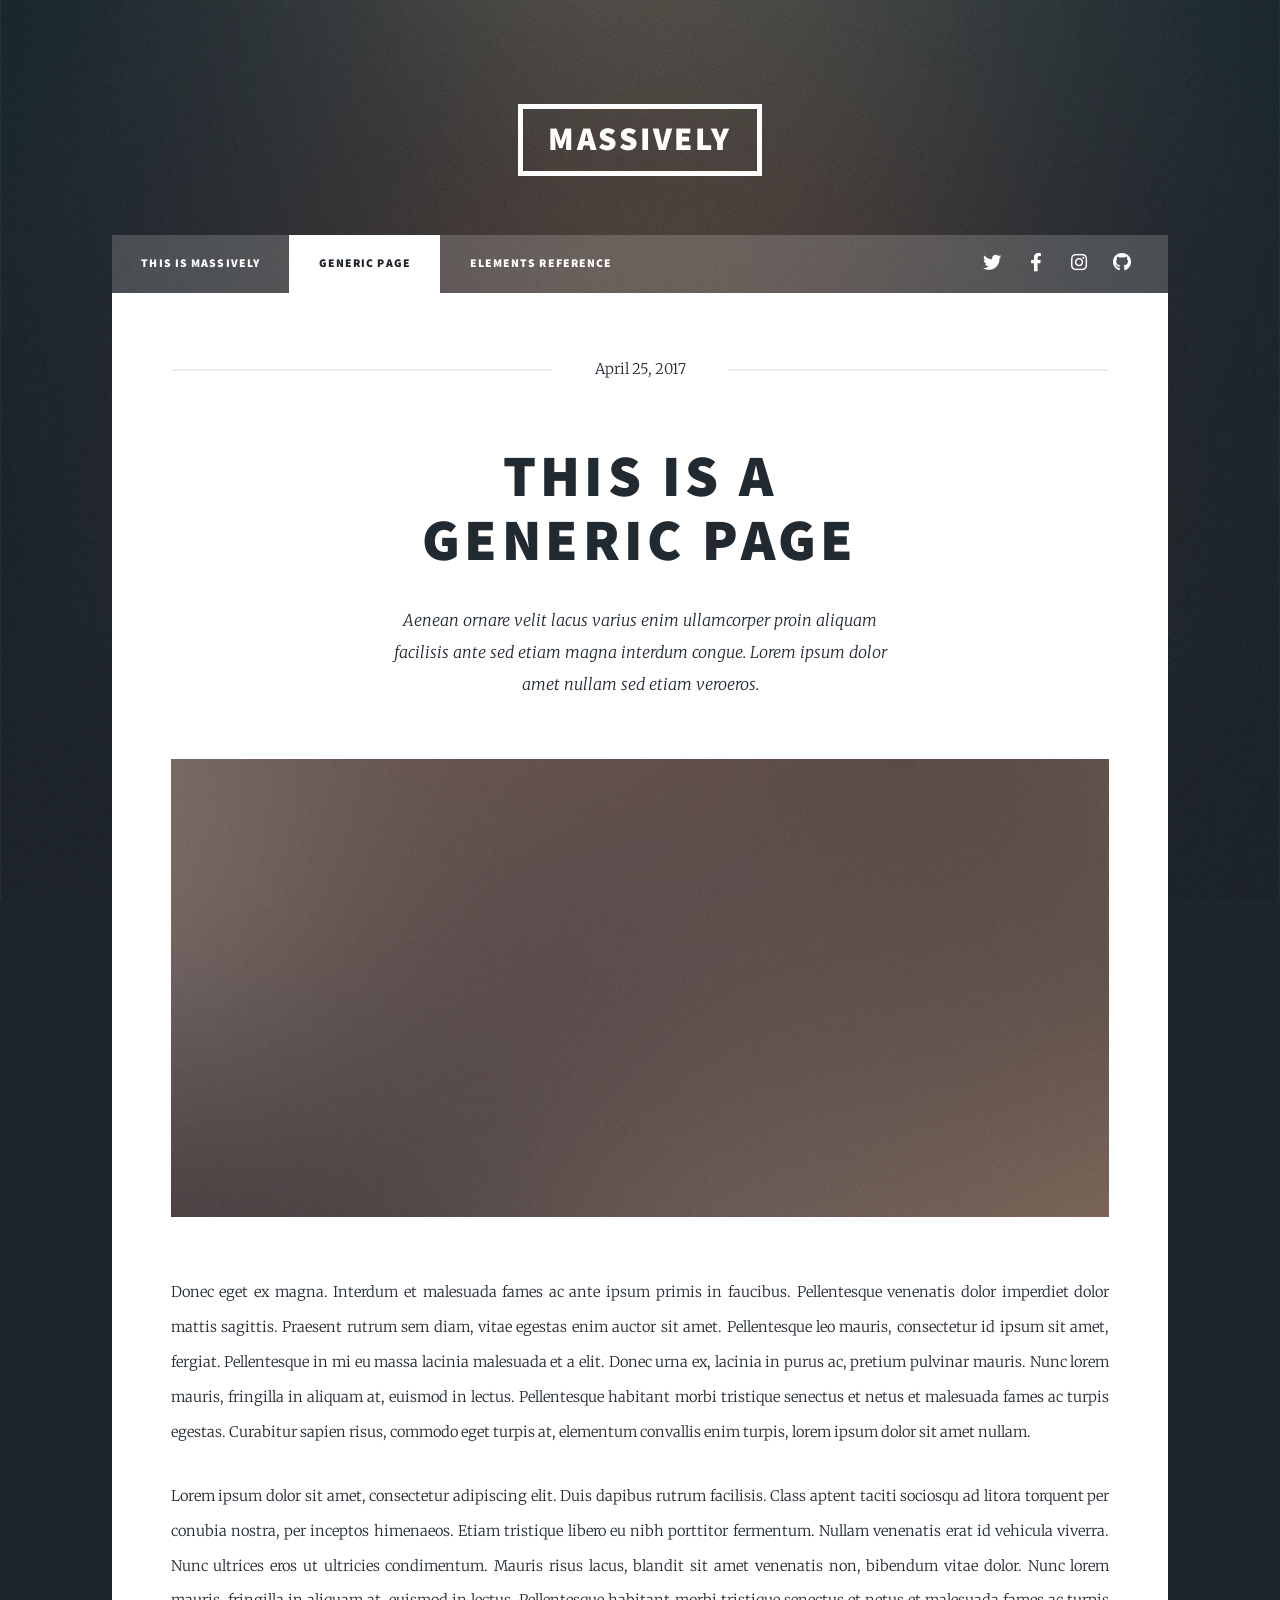
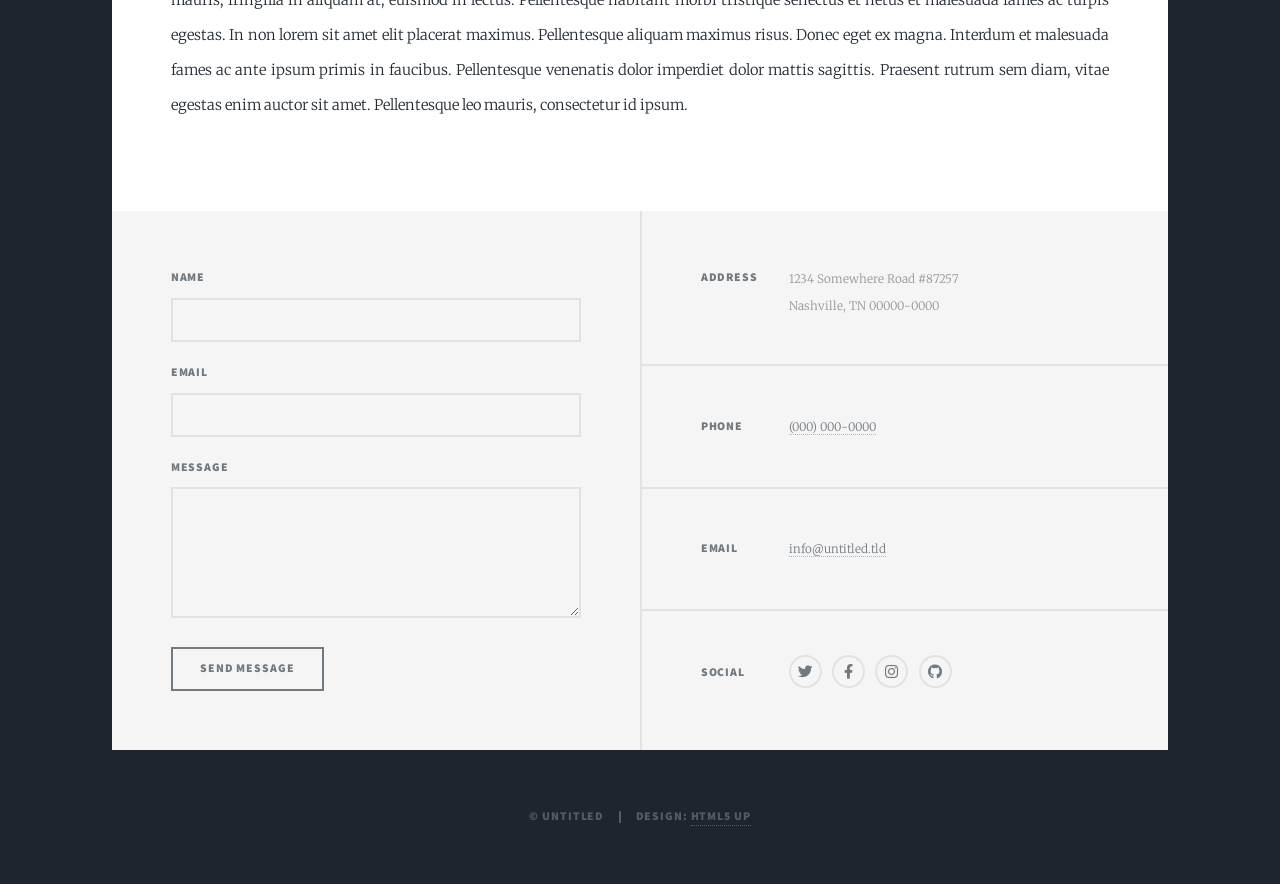
<file: generic.html>
<!DOCTYPE HTML>
<!--
	Massively by HTML5 UP
	html5up.net | @ajlkn
	Free for personal and commercial use under the CCA 3.0 license (html5up.net/license)
-->
<html>
	<head>
		<title>Generic Page - Massively by HTML5 UP</title>
		<meta charset="utf-8" />
		<meta name="viewport" content="width=device-width, initial-scale=1, user-scalable=no" />
		<link rel="stylesheet" href="assets/css/main.css" />
		<noscript><link rel="stylesheet" href="assets/css/noscript.css" /></noscript>
	</head>
	<body class="is-preload">

		<!-- Wrapper -->
			<div id="wrapper">

				<!-- Header -->
					<header id="header">
						<a href="index.html" class="logo">Massively</a>
					</header>

				<!-- Nav -->
					<nav id="nav">
						<ul class="links">
							<li><a href="index.html">This is Massively</a></li>
							<li class="active"><a href="generic.html">Generic Page</a></li>
							<li><a href="elements.html">Elements Reference</a></li>
						</ul>
						<ul class="icons">
							<li><a href="#" class="icon brands fa-twitter"><span class="label">Twitter</span></a></li>
							<li><a href="#" class="icon brands fa-facebook-f"><span class="label">Facebook</span></a></li>
							<li><a href="#" class="icon brands fa-instagram"><span class="label">Instagram</span></a></li>
							<li><a href="#" class="icon brands fa-github"><span class="label">GitHub</span></a></li>
						</ul>
					</nav>

				<!-- Main -->
					<div id="main">

						<!-- Post -->
							<section class="post">
								<header class="major">
									<span class="date">April 25, 2017</span>
									<h1>This is a<br />
									Generic Page</h1>
									<p>Aenean ornare velit lacus varius enim ullamcorper proin aliquam<br />
									facilisis ante sed etiam magna interdum congue. Lorem ipsum dolor<br />
									amet nullam sed etiam veroeros.</p>
								</header>
								<div class="image main"><img src="images/pic01.jpg" alt="" /></div>
								<p>Donec eget ex magna. Interdum et malesuada fames ac ante ipsum primis in faucibus. Pellentesque venenatis dolor imperdiet dolor mattis sagittis. Praesent rutrum sem diam, vitae egestas enim auctor sit amet. Pellentesque leo mauris, consectetur id ipsum sit amet, fergiat. Pellentesque in mi eu massa lacinia malesuada et a elit. Donec urna ex, lacinia in purus ac, pretium pulvinar mauris. Nunc lorem mauris, fringilla in aliquam at, euismod in lectus. Pellentesque habitant morbi tristique senectus et netus et malesuada fames ac turpis egestas. Curabitur sapien risus, commodo eget turpis at, elementum convallis enim turpis, lorem ipsum dolor sit amet nullam.</p>
								<p>Lorem ipsum dolor sit amet, consectetur adipiscing elit. Duis dapibus rutrum facilisis. Class aptent taciti sociosqu ad litora torquent per conubia nostra, per inceptos himenaeos. Etiam tristique libero eu nibh porttitor fermentum. Nullam venenatis erat id vehicula viverra. Nunc ultrices eros ut ultricies condimentum. Mauris risus lacus, blandit sit amet venenatis non, bibendum vitae dolor. Nunc lorem mauris, fringilla in aliquam at, euismod in lectus. Pellentesque habitant morbi tristique senectus et netus et malesuada fames ac turpis egestas. In non lorem sit amet elit placerat maximus. Pellentesque aliquam maximus risus. Donec eget ex magna. Interdum et malesuada fames ac ante ipsum primis in faucibus. Pellentesque venenatis dolor imperdiet dolor mattis sagittis. Praesent rutrum sem diam, vitae egestas enim auctor sit amet. Pellentesque leo mauris, consectetur id ipsum.</p>
							</section>

					</div>

				<!-- Footer -->
					<footer id="footer">
						<section>
							<form method="post" action="#">
								<div class="fields">
									<div class="field">
										<label for="name">Name</label>
										<input type="text" name="name" id="name" />
									</div>
									<div class="field">
										<label for="email">Email</label>
										<input type="text" name="email" id="email" />
									</div>
									<div class="field">
										<label for="message">Message</label>
										<textarea name="message" id="message" rows="3"></textarea>
									</div>
								</div>
								<ul class="actions">
									<li><input type="submit" value="Send Message" /></li>
								</ul>
							</form>
						</section>
						<section class="split contact">
							<section class="alt">
								<h3>Address</h3>
								<p>1234 Somewhere Road #87257<br />
								Nashville, TN 00000-0000</p>
							</section>
							<section>
								<h3>Phone</h3>
								<p><a href="#">(000) 000-0000</a></p>
							</section>
							<section>
								<h3>Email</h3>
								<p><a href="#">info@untitled.tld</a></p>
							</section>
							<section>
								<h3>Social</h3>
								<ul class="icons alt">
									<li><a href="#" class="icon brands alt fa-twitter"><span class="label">Twitter</span></a></li>
									<li><a href="#" class="icon brands alt fa-facebook-f"><span class="label">Facebook</span></a></li>
									<li><a href="#" class="icon brands alt fa-instagram"><span class="label">Instagram</span></a></li>
									<li><a href="#" class="icon brands alt fa-github"><span class="label">GitHub</span></a></li>
								</ul>
							</section>
						</section>
					</footer>

				<!-- Copyright -->
					<div id="copyright">
						<ul><li>&copy; Untitled</li><li>Design: <a href="https://html5up.net">HTML5 UP</a></li></ul>
					</div>

			</div>

		<!-- Scripts -->
			<script src="assets/js/jquery.min.js"></script>
			<script src="assets/js/jquery.scrollex.min.js"></script>
			<script src="assets/js/jquery.scrolly.min.js"></script>
			<script src="assets/js/browser.min.js"></script>
			<script src="assets/js/breakpoints.min.js"></script>
			<script src="assets/js/util.js"></script>
			<script src="assets/js/main.js"></script>

	</body>
</html>
</file>
<file: css/styles.css>
:root {
  /* Color system */
  --color-primary-100: #e6f0ff;
  --color-primary-200: #bfd7ff;
  --color-primary-300: #86b3ff;
  --color-primary-400: #538dff;
  --color-primary-500: #0466c8;
  --color-primary-600: #0353a4;
  --color-primary-700: #023e7d;
  --color-primary-800: #002855;
  --color-primary-900: #001845;
  
  --color-gray-100: #f8f9fa;
  --color-gray-200: #e9ecef;
  --color-gray-300: #dee2e6;
  --color-gray-400: #ced4da;
  --color-gray-500: #adb5bd;
  --color-gray-600: #6c757d;
  --color-gray-700: #495057;
  --color-gray-800: #343a40;
  --color-gray-900: #212529;
  
  --color-success: #2dd4bf;
  --color-warning: #fbbf24;
  --color-error: #ef4444;
  
  /* Typography */
  --font-family: system-ui, -apple-system, "Segoe UI", Roboto, "Helvetica Neue", Arial, sans-serif;
  --line-height-body: 1.5;
  --line-height-heading: 1.2;
  
  /* Spacing (8px system) */
  --space-1: 0.25rem;   /* 4px */
  --space-2: 0.5rem;    /* 8px */
  --space-3: 0.75rem;   /* 12px */
  --space-4: 1rem;      /* 16px */
  --space-5: 1.25rem;   /* 20px */
  --space-6: 1.5rem;    /* 24px */
  --space-8: 2rem;      /* 32px */
  --space-10: 2.5rem;   /* 40px */
  --space-12: 3rem;     /* 48px */
  --space-16: 4rem;     /* 64px */
  --space-20: 5rem;     /* 80px */
  
  /* Design tokens */
  --border-radius-sm: 0.25rem;
  --border-radius-md: 0.375rem;
  --border-radius-lg: 0.5rem;
  --border-radius-xl: 1rem;
  
  --shadow-sm: 0 1px 2px 0 rgba(0, 0, 0, 0.05);
  --shadow-md: 0 4px 6px -1px rgba(0, 0, 0, 0.1), 0 2px 4px -1px rgba(0, 0, 0, 0.06);
  --shadow-lg: 0 10px 15px -3px rgba(0, 0, 0, 0.1), 0 4px 6px -2px rgba(0, 0, 0, 0.05);
  
  /* Theme */
  --body-bg: var(--color-gray-100);
  --text-color: var(--color-gray-900);
  --heading-color: var(--color-gray-900);
  --link-color: var(--color-primary-600);
  --link-hover-color: var(--color-primary-700);
  --border-color: var(--color-gray-300);
  
  /* Component Specific */
  --header-bg: rgba(255, 255, 255, 0.95);
  --header-text: var(--color-gray-800);
  --footer-bg: var(--color-gray-800);
  --footer-text: var(--color-gray-200);
  
  /* Container widths */
  --container-max-width: 1200px;
  --container-padding: var(--space-4);
}

/* Dark theme */
[data-theme="dark"] {
  --body-bg: var(--color-gray-900);
  --text-color: var(--color-gray-200);
  --heading-color: var(--color-gray-100);
  --link-color: var(--color-primary-400);
  --link-hover-color: var(--color-primary-300);
  --border-color: var(--color-gray-700);
  
  --header-bg: rgba(33, 37, 41, 0.95);
  --header-text: var(--color-gray-200);
  --footer-bg: #141414;
  --footer-text: var(--color-gray-400);
}

/* Base styles */
*, *::before, *::after {
  box-sizing: border-box;
}

html {
  scroll-behavior: smooth;
}

body {
  font-family: var(--font-family);
  font-size: 1rem;
  line-height: var(--line-height-body);
  color: var(--text-color);
  background-color: var(--body-bg);
  margin: 0;
  transition: background-color 0.3s ease, color 0.3s ease;
}

img {
  max-width: 100%;
  height: auto;
  display: block;
}

a {
  color: var(--link-color);
  text-decoration: none;
  transition: color 0.2s ease;
}

a:hover {
  color: var(--link-hover-color);
}

h1, h2, h3, h4, h5, h6 {
  color: var(--heading-color);
  line-height: var(--line-height-heading);
  margin-top: 0;
  margin-bottom: var(--space-4);
  font-weight: 700;
}

p {
  margin-top: 0;
  margin-bottom: var(--space-4);
}

ul, ol {
  padding-left: var(--space-6);
  margin-top: 0;
  margin-bottom: var(--space-4);
}

/* Container */
.container {
  width: 100%;
  max-width: var(--container-max-width);
  margin-left: auto;
  margin-right: auto;
  padding-left: var(--container-padding);
  padding-right: var(--container-padding);
}

/* Header */
.header {
  position: fixed;
  top: 0;
  left: 0;
  right: 0;
  z-index: 100;
  background-color: var(--header-bg);
  box-shadow: var(--shadow-sm);
  backdrop-filter: blur(8px);
  transition: background-color 0.3s ease, box-shadow 0.3s ease;
}

.header-container {
  display: flex;
  align-items: center;
  justify-content: space-between;
  height: 64px;
}

.logo {
  font-weight: 700;
  font-size: 1.5rem;
  color: var(--color-primary-600);
  text-decoration: none;
  transition: color 0.2s ease;
}

[data-theme="dark"] .logo {
  color: var(--color-primary-400);
}

.logo:hover {
  color: var(--color-primary-700);
}

[data-theme="dark"] .logo:hover {
  color: var(--color-primary-300);
}

.nav {
  display: none;
}

.nav-list {
  display: flex;
  list-style: none;
  margin: 0;
  padding: 0;
}

.nav-item {
  margin-left: var(--space-6);
}

.nav-link {
  font-weight: 500;
  color: var(--header-text);
  text-decoration: none;
  transition: color 0.2s ease;
  position: relative;
  padding-bottom: var(--space-1);
}

.nav-link::after {
  content: '';
  position: absolute;
  bottom: 0;
  left: 0;
  width: 0;
  height: 2px;
  background-color: var(--color-primary-500);
  transition: width 0.3s ease;
}

.nav-link:hover, .nav-link.active {
  color: var(--color-primary-600);
}

[data-theme="dark"] .nav-link:hover, 
[data-theme="dark"] .nav-link.active {
  color: var(--color-primary-400);
}

.nav-link:hover::after, .nav-link.active::after {
  width: 100%;
}

/* Header actions */
.header-actions {
  display: flex;
  align-items: center;
}

.theme-toggle {
  background: none;
  border: none;
  padding: var(--space-2);
  cursor: pointer;
  color: var(--header-text);
}

.icon-light {
  display: none;
}

.icon-dark {
  display: block;
}

[data-theme="dark"] .icon-light {
  display: block;
}

[data-theme="dark"] .icon-dark {
  display: none;
}

.menu-toggle {
  display: block;
  background: none;
  border: none;
  padding: var(--space-2);
  cursor: pointer;
  color: var(--header-text);
  margin-left: var(--space-2);
}

/* Sections */
.section {
  padding: var(--space-16) 0;
}

.section-title {
  font-size: 2rem;
  margin-bottom: var(--space-8);
  text-align: center;
  position: relative;
}

.section-title::after {
  content: '';
  display: block;
  width: 60px;
  height: 4px;
  background-color: var(--color-primary-500);
  margin: var(--space-4) auto 0;
  border-radius: 2px;
}

/* Buttons */
.btn {
  display: inline-block;
  padding: var(--space-3) var(--space-6);
  font-weight: 500;
  text-align: center;
  border: 1px solid transparent;
  border-radius: var(--border-radius-md);
  cursor: pointer;
  transition: all 0.2s ease-in-out;
}

.btn-primary {
  background-color: var(--color-primary-600);
  color: white;
}

.btn-primary:hover {
  background-color: var(--color-primary-700);
  color: white;
}

.btn-secondary {
  background-color: transparent;
  color: var(--color-primary-600);
  border-color: var(--color-primary-600);
}

.btn-secondary:hover {
  background-color: var(--color-primary-100);
  color: var(--color-primary-700);
  border-color: var(--color-primary-700);
}

[data-theme="dark"] .btn-secondary {
  color: var(--color-primary-400);
  border-color: var(--color-primary-400);
}

[data-theme="dark"] .btn-secondary:hover {
  background-color: rgba(83, 141, 255, 0.1);
  color: var(--color-primary-300);
  border-color: var(--color-primary-300);
}

.btn-block {
  display: block;
  width: 100%;
}

/* Footer */
.footer {
  background-color: var(--footer-bg);
  color: var(--footer-text);
  padding: var(--space-8) 0;
}

.footer-content {
  display: flex;
  flex-direction: column;
  align-items: center;
  justify-content: space-between;
  text-align: center;
}

.footer-text {
  margin-bottom: var(--space-4);
}

.footer-social {
  display: flex;
  gap: var(--space-4);
}

.social-link {
  color: var(--footer-text);
  transition: color 0.2s ease;
}

.social-link:hover {
  color: var(--color-primary-400);
}

/* Mobile nav */
.nav-mobile {
  position: fixed;
  top: 64px;
  left: 0;
  right: 0;
  bottom: 0;
  background-color: var(--header-bg);
  padding: var(--space-4);
  transform: translateX(100%);
  transition: transform 0.3s ease;
  z-index: 99;
  display: flex;
  flex-direction: column;
  justify-content: flex-start;
}

.nav-mobile.active {
  transform: translateX(0);
}

.nav-mobile .nav-list {
  flex-direction: column;
}

.nav-mobile .nav-item {
  margin: 0;
  margin-bottom: var(--space-4);
  font-size: 1.25rem;
}

/* Medium screens and up */
@media (min-width: 768px) {
  .nav {
    display: block;
  }
  
  .menu-toggle {
    display: none;
  }
  
  .footer-content {
    flex-direction: row;
    text-align: left;
  }
  
  .footer-text {
    margin-bottom: 0;
  }
}

/* Form */
.form-group {
  margin-bottom: var(--space-6);
}

.form-label {
  display: block;
  margin-bottom: var(--space-2);
  font-weight: 500;
}

.form-input,
.form-textarea {
  display: block;
  width: 100%;
  padding: var(--space-3);
  font-size: 1rem;
  line-height: 1.5;
  color: var(--text-color);
  background-color: var(--body-bg);
  border: 1px solid var(--border-color);
  border-radius: var(--border-radius-md);
  transition: border-color 0.2s ease;
}

.form-input:focus,
.form-textarea:focus {
  outline: none;
  border-color: var(--color-primary-500);
  box-shadow: 0 0 0 3px rgba(4, 102, 200, 0.1);
}

[data-theme="dark"] .form-input,
[data-theme="dark"] .form-textarea {
  background-color: var(--color-gray-800);
  border-color: var(--color-gray-700);
}

[data-theme="dark"] .form-input:focus,
[data-theme="dark"] .form-textarea:focus {
  box-shadow: 0 0 0 3px rgba(83, 141, 255, 0.2);
}

/* Utility classes */
.text-center {
  text-align: center;
}

.mt-0 { margin-top: 0; }
.mb-0 { margin-bottom: 0; }
.mt-4 { margin-top: var(--space-4); }
.mb-4 { margin-bottom: var(--space-4); }
.mt-8 { margin-top: var(--space-8); }
.mb-8 { margin-bottom: var(--space-8); }

/* For screens that can handle hover */
@media (hover: hover) {
  .nav-link::after {
    content: '';
    position: absolute;
    bottom: 0;
    left: 0;
    width: 0;
    height: 2px;
    background-color: var(--color-primary-500);
    transition: width 0.3s ease;
  }
  
  .nav-link:hover::after, .nav-link.active::after {
    width: 100%;
  }
}
</file>
<file: css/home.css>
/* Hero Section */
.hero {
  padding-top: 140px;
  padding-bottom: var(--space-20);
  background-color: var(--color-primary-900);
  color: white;
  position: relative;
  overflow: hidden;
}

.hero-content {
  position: relative;
  z-index: 2;
  max-width: 650px;
}

.hero-title {
  font-size: 3rem;
  margin-bottom: var(--space-2);
  color: white;
}

.hero-subtitle {
  font-size: 1.5rem;
  margin-bottom: var(--space-4);
  color: var(--color-primary-300);
  font-weight: 500;
}

.hero-description {
  font-size: 1.2rem;
  margin-bottom: var(--space-6);
  opacity: 0.9;
}

.hero-actions {
  display: flex;
  flex-wrap: wrap;
  gap: var(--space-4);
}

.hero-background {
  position: absolute;
  top: 0;
  left: 0;
  right: 0;
  bottom: 0;
  z-index: 1;
}

.hero-bg-pattern {
  position: absolute;
  top: 0;
  left: 0;
  right: 0;
  bottom: 0;
  background-image: 
    radial-gradient(circle at 30% 20%, rgba(83, 141, 255, 0.15) 0%, transparent 25%),
    radial-gradient(circle at 70% 65%, rgba(83, 141, 255, 0.08) 0%, transparent 30%);
  opacity: 0.8;
}

/* About Section */
.about-content {
  display: flex;
  flex-direction: column;
  gap: var(--space-8);
}

.about-image {
  flex: 0 0 100%;
  max-width: 350px;
  margin: 0 auto;
}

.profile-image {
  width: 100%;
  border-radius: var(--border-radius-lg);
  box-shadow: var(--shadow-lg);
}

.about-text {
  flex: 1;
}

/* Skills Section */
.skills-section {
  background-color: var(--color-gray-100);
}

[data-theme="dark"] .skills-section {
  background-color: var(--color-gray-800);
}

.skills-content {
  display: flex;
  flex-direction: column;
  gap: var(--space-12);
}

.skills-category {
  margin-bottom: var(--space-6);
}

.skills-category-title {
  margin-bottom: var(--space-4);
  font-size: 1.25rem;
  color: var(--color-primary-600);
}

[data-theme="dark"] .skills-category-title {
  color: var(--color-primary-400);
}

.skills-grid {
  display: grid;
  grid-template-columns: 1fr;
  gap: var(--space-4);
}

.skill-item {
  background-color: white;
  border-radius: var(--border-radius-md);
  padding: var(--space-4);
  box-shadow: var(--shadow-sm);
  transition: transform 0.2s ease, box-shadow 0.2s ease;
}

.skill-item:hover {
  transform: translateY(-3px);
  box-shadow: var(--shadow-md);
}

[data-theme="dark"] .skill-item {
  background-color: var(--color-gray-900);
}

.skill-header {
  display: flex;
  justify-content: space-between;
  align-items: center;
  margin-bottom: var(--space-2);
}

.skill-name {
  font-weight: 600;
}

.skill-level {
  font-size: 0.875rem;
  color: var(--color-gray-600);
}

[data-theme="dark"] .skill-level {
  color: var(--color-gray-400);
}

.skill-bar {
  height: 8px;
  background-color: var(--color-gray-200);
  border-radius: 4px;
  overflow: hidden;
}

[data-theme="dark"] .skill-bar {
  background-color: var(--color-gray-700);
}

.skill-progress {
  height: 100%;
  background-color: var(--color-primary-500);
  border-radius: 4px;
  transition: width 0.5s ease-out;
}

/* CTA Section */
.cta-section {
  background-color: var(--color-primary-700);
  color: white;
  text-align: center;
}

.cta-title {
  color: white;
  font-size: 2.25rem;
  margin-bottom: var(--space-4);
}

.cta-description {
  font-size: 1.2rem;
  margin-bottom: var(--space-6);
  opacity: 0.9;
}

/* Contact Section */
.contact-content {
  display: flex;
  flex-direction: column;
  gap: var(--space-8);
}

.contact-info {
  flex: 1;
}

.contact-item {
  display: flex;
  align-items: flex-start;
  margin-bottom: var(--space-6);
}

.contact-icon {
  flex-shrink: 0;
  width: 48px;
  height: 48px;
  border-radius: 50%;
  background-color: var(--color-primary-100);
  color: var(--color-primary-600);
  display: flex;
  align-items: center;
  justify-content: center;
  margin-right: var(--space-4);
}

[data-theme="dark"] .contact-icon {
  background-color: var(--color-primary-900);
  color: var(--color-primary-400);
}

.contact-text {
  flex: 1;
}

.contact-label {
  margin-bottom: var(--space-1);
  font-size: 1.1rem;
}

.contact-link {
  color: var(--text-color);
  transition: color 0.2s ease;
}

.contact-link:hover {
  color: var(--color-primary-600);
}

[data-theme="dark"] .contact-link:hover {
  color: var(--color-primary-400);
}

.contact-form-container {
  flex: 1;
}

/* Responsive Adjustments */
@media (min-width: 768px) {
  .hero-title {
    font-size: 4rem;
  }
  
  .hero-subtitle {
    font-size: 2rem;
  }
  
  .skills-grid {
    grid-template-columns: repeat(2, 1fr);
  }
  
  .contact-content {
    flex-direction: row;
  }
}

@media (min-width: 992px) {
  .about-content {
    flex-direction: row;
  }
  
  .about-image {
    flex: 0 0 40%;
  }
  
  .skills-grid {
    grid-template-columns: repeat(2, 1fr);
  }
}
</file>
<file: assets/css/main.css>
@import url(fontawesome-all.min.css);
@import url("https://fonts.googleapis.com/css?family=Merriweather:300,700,300italic,700italic|Source+Sans+Pro:900");

/*
	Massively by HTML5 UP
	html5up.net | @ajlkn
	Free for personal and commercial use under the CCA 3.0 license (html5up.net/license)
*/

html, body, div, span, applet, object,
iframe, h1, h2, h3, h4, h5, h6, p, blockquote,
pre, a, abbr, acronym, address, big, cite,
code, del, dfn, em, img, ins, kbd, q, s, samp,
small, strike, strong, sub, sup, tt, var, b,
u, i, center, dl, dt, dd, ol, ul, li, fieldset,
form, label, legend, table, caption, tbody,
tfoot, thead, tr, th, td, article, aside,
canvas, details, embed, figure, figcaption,
footer, header, hgroup, menu, nav, output, ruby,
section, summary, time, mark, audio, video {
	margin: 0;
	padding: 0;
	border: 0;
	font-size: 100%;
	font: inherit;
	vertical-align: baseline;}

article, aside, details, figcaption, figure,
footer, header, hgroup, menu, nav, section {
	display: block;}

body {
	line-height: 1;
}

ol, ul {
	list-style: none;
}

blockquote, q {
	quotes: none;
}

	blockquote:before, blockquote:after, q:before, q:after {
		content: '';
		content: none;
	}

table {
	border-collapse: collapse;
	border-spacing: 0;
}

body {
	-webkit-text-size-adjust: none;
}

mark {
	background-color: transparent;
	color: inherit;
}

input::-moz-focus-inner {
	border: 0;
	padding: 0;
}

input, select, textarea {
	-moz-appearance: none;
	-webkit-appearance: none;
	-ms-appearance: none;
	appearance: none;
}

/* Basic */

	@-ms-viewport {
		width: device-width;
	}

	body {
		-ms-overflow-style: scrollbar;
	}

	@media screen and (max-width: 480px) {

		html, body {
			min-width: 320px;
		}

	}

	html {
		box-sizing: border-box;
	}

	*, *:before, *:after {
		box-sizing: inherit;
	}

	body {
		background-color: #1e252d;
	}

		body.is-preload *, body.is-preload *:before, body.is-preload *:after {
			-moz-animation: none !important;
			-webkit-animation: none !important;
			-ms-animation: none !important;
			animation: none !important;
			-moz-transition: none !important;
			-webkit-transition: none !important;
			-ms-transition: none !important;
			transition: none !important;
		}

/* Type */

	html {
		font-size: 16pt;
	}

		@media screen and (max-width: 1680px) {

			html {
				font-size: 12pt;
			}

		}

		@media screen and (max-width: 1280px) {

			html {
				font-size: 11pt;
			}

		}

		@media screen and (max-width: 360px) {

			html {
				font-size: 10pt;
			}

		}

	body {
		color: #212931;
	}

	body, input, select, textarea {
		font-family: "Merriweather", Georgia, serif;
		font-weight: 300;
		font-size: 1rem;
		line-height: 2.375;
	}

	a {
		-moz-transition: color 0.2s ease-in-out, background-color 0.2s ease-in-out, border-color 0.2s ease-in-out, box-shadow 0.2s ease-in-out;
		-webkit-transition: color 0.2s ease-in-out, background-color 0.2s ease-in-out, border-color 0.2s ease-in-out, box-shadow 0.2s ease-in-out;
		-ms-transition: color 0.2s ease-in-out, background-color 0.2s ease-in-out, border-color 0.2s ease-in-out, box-shadow 0.2s ease-in-out;
		transition: color 0.2s ease-in-out, background-color 0.2s ease-in-out, border-color 0.2s ease-in-out, box-shadow 0.2s ease-in-out;
		border-bottom: dotted 1px;
		text-decoration: none;
	}

		a:hover {
			border-bottom-color: transparent;
		}

	strong, b {
		font-weight: 600;
	}

	em, i {
		font-style: italic;
	}

	p {
		text-align: justify;
		margin: 0 0 2rem 0;
	}

	h1, h2, h3, h4, h5, h6 {
		font-family: "Source Sans Pro", Helvetica, sans-serif;
		font-weight: 900;
		line-height: 1.5;
		letter-spacing: 0.075em;
		text-transform: uppercase;
		margin: 0 0 1rem 0;
	}

		h1 a, h2 a, h3 a, h4 a, h5 a, h6 a {
			border-bottom: 0;
			color: inherit;
			text-decoration: none;
		}

	h1 {
		font-size: 4rem;
		line-height: 1.1;
		margin: 0 0 2rem 0;
	}

	h2 {
		font-size: 1.75rem;
		line-height: 1.3;
		margin: 0 0 1.5rem 0;
	}

	h3 {
		font-size: 1.25rem;
		margin: 0 0 1.5rem 0;
	}

	h4 {
		font-size: 1rem;
	}

	h5 {
		font-size: 0.9rem;
	}

	h6 {
		font-size: 0.8rem;
	}

	sub {
		font-size: 0.8rem;
		position: relative;
		top: 0.5rem;
	}

	sup {
		font-size: 0.8rem;
		position: relative;
		top: -0.5rem;
	}

	blockquote {
		border-left: solid 4px;
		font-style: italic;
		margin: 0 0 2rem 0;
		padding: 0.5rem 0 0.5rem 2rem;
	}

	code {
		border: solid 2px;
		font-family: "Courier New", monospace;
		font-size: 0.9rem;
		margin: 0 0.25rem;
		padding: 0.25rem 0.65rem;
	}

	pre {
		-webkit-overflow-scrolling: touch;
		font-family: "Courier New", monospace;
		font-size: 0.9rem;
		margin: 0 0 2rem 0;
	}

		pre code {
			display: block;
			line-height: 1.75;
			padding: 1rem 1.5rem;
			overflow-x: auto;
		}

	hr {
		border: 0;
		border-bottom: solid 2px;
		margin: 3rem 0;
	}

		hr.major {
			margin: 5rem 0;
		}

	.align-left {
		text-align: left;
	}

	.align-center {
		text-align: center;
	}

	.align-right {
		text-align: right;
	}

	input, select, textarea {
		color: #212931;
	}

	a {
		color: #212931;
		border-bottom-color: rgba(33, 41, 49, 0.5);
	}

		a:hover {
			border-bottom-color: transparent;
			color: #18bfef !important;
		}

	strong, b {
		color: #212931;
	}

	h1, h2, h3, h4, h5, h6 {
		color: #212931;
	}

	blockquote {
		border-left-color: #eeeeee;
	}

	code {
		background: rgba(220, 220, 220, 0.25);
		border-color: #eeeeee;
	}

	hr {
		border-bottom-color: #eeeeee;
	}

/* Row */

	.row {
		display: flex;
		flex-wrap: wrap;
		box-sizing: border-box;
		align-items: stretch;
	}

		.row > * {
			box-sizing: border-box;
		}

		.row.gtr-uniform > * > :last-child {
			margin-bottom: 0;
		}

		.row.aln-left {
			justify-content: flex-start;
		}

		.row.aln-center {
			justify-content: center;
		}

		.row.aln-right {
			justify-content: flex-end;
		}

		.row.aln-top {
			align-items: flex-start;
		}

		.row.aln-middle {
			align-items: center;
		}

		.row.aln-bottom {
			align-items: flex-end;
		}

		.row > .imp {
			order: -1;
		}

		.row > .col-1 {
			width: 8.33333%;
		}

		.row > .off-1 {
			margin-left: 8.33333%;
		}

		.row > .col-2 {
			width: 16.66667%;
		}

		.row > .off-2 {
			margin-left: 16.66667%;
		}

		.row > .col-3 {
			width: 25%;
		}

		.row > .off-3 {
			margin-left: 25%;
		}

		.row > .col-4 {
			width: 33.33333%;
		}

		.row > .off-4 {
			margin-left: 33.33333%;
		}

		.row > .col-5 {
			width: 41.66667%;
		}

		.row > .off-5 {
			margin-left: 41.66667%;
		}

		.row > .col-6 {
			width: 50%;
		}

		.row > .off-6 {
			margin-left: 50%;
		}

		.row > .col-7 {
			width: 58.33333%;
		}

		.row > .off-7 {
			margin-left: 58.33333%;
		}

		.row > .col-8 {
			width: 66.66667%;
		}

		.row > .off-8 {
			margin-left: 66.66667%;
		}

		.row > .col-9 {
			width: 75%;
		}

		.row > .off-9 {
			margin-left: 75%;
		}

		.row > .col-10 {
			width: 83.33333%;
		}

		.row > .off-10 {
			margin-left: 83.33333%;
		}

		.row > .col-11 {
			width: 91.66667%;
		}

		.row > .off-11 {
			margin-left: 91.66667%;
		}

		.row > .col-12 {
			width: 100%;
		}

		.row > .off-12 {
			margin-left: 100%;
		}

		.row.gtr-0 {
			margin-top: 0;
			margin-left: 0rem;
		}

			.row.gtr-0 > * {
				padding: 0 0 0 0rem;
			}

			.row.gtr-0.gtr-uniform {
				margin-top: 0rem;
			}

				.row.gtr-0.gtr-uniform > * {
					padding-top: 0rem;
				}

		.row.gtr-25 {
			margin-top: 0;
			margin-left: -0.375rem;
		}

			.row.gtr-25 > * {
				padding: 0 0 0 0.375rem;
			}

			.row.gtr-25.gtr-uniform {
				margin-top: -0.375rem;
			}

				.row.gtr-25.gtr-uniform > * {
					padding-top: 0.375rem;
				}

		.row.gtr-50 {
			margin-top: 0;
			margin-left: -0.75rem;
		}

			.row.gtr-50 > * {
				padding: 0 0 0 0.75rem;
			}

			.row.gtr-50.gtr-uniform {
				margin-top: -0.75rem;
			}

				.row.gtr-50.gtr-uniform > * {
					padding-top: 0.75rem;
				}

		.row {
			margin-top: 0;
			margin-left: -1.5rem;
		}

			.row > * {
				padding: 0 0 0 1.5rem;
			}

			.row.gtr-uniform {
				margin-top: -1.5rem;
			}

				.row.gtr-uniform > * {
					padding-top: 1.5rem;
				}

		.row.gtr-150 {
			margin-top: 0;
			margin-left: -2.25rem;
		}

			.row.gtr-150 > * {
				padding: 0 0 0 2.25rem;
			}

			.row.gtr-150.gtr-uniform {
				margin-top: -2.25rem;
			}

				.row.gtr-150.gtr-uniform > * {
					padding-top: 2.25rem;
				}

		.row.gtr-200 {
			margin-top: 0;
			margin-left: -3rem;
		}

			.row.gtr-200 > * {
				padding: 0 0 0 3rem;
			}

			.row.gtr-200.gtr-uniform {
				margin-top: -3rem;
			}

				.row.gtr-200.gtr-uniform > * {
					padding-top: 3rem;
				}

		@media screen and (max-width: 1680px) {

			.row {
				display: flex;
				flex-wrap: wrap;
				box-sizing: border-box;
				align-items: stretch;
			}

				.row > * {
					box-sizing: border-box;
				}

				.row.gtr-uniform > * > :last-child {
					margin-bottom: 0;
				}

				.row.aln-left {
					justify-content: flex-start;
				}

				.row.aln-center {
					justify-content: center;
				}

				.row.aln-right {
					justify-content: flex-end;
				}

				.row.aln-top {
					align-items: flex-start;
				}

				.row.aln-middle {
					align-items: center;
				}

				.row.aln-bottom {
					align-items: flex-end;
				}

				.row > .imp-xlarge {
					order: -1;
				}

				.row > .col-1-xlarge {
					width: 8.33333%;
				}

				.row > .off-1-xlarge {
					margin-left: 8.33333%;
				}

				.row > .col-2-xlarge {
					width: 16.66667%;
				}

				.row > .off-2-xlarge {
					margin-left: 16.66667%;
				}

				.row > .col-3-xlarge {
					width: 25%;
				}

				.row > .off-3-xlarge {
					margin-left: 25%;
				}

				.row > .col-4-xlarge {
					width: 33.33333%;
				}

				.row > .off-4-xlarge {
					margin-left: 33.33333%;
				}

				.row > .col-5-xlarge {
					width: 41.66667%;
				}

				.row > .off-5-xlarge {
					margin-left: 41.66667%;
				}

				.row > .col-6-xlarge {
					width: 50%;
				}

				.row > .off-6-xlarge {
					margin-left: 50%;
				}

				.row > .col-7-xlarge {
					width: 58.33333%;
				}

				.row > .off-7-xlarge {
					margin-left: 58.33333%;
				}

				.row > .col-8-xlarge {
					width: 66.66667%;
				}

				.row > .off-8-xlarge {
					margin-left: 66.66667%;
				}

				.row > .col-9-xlarge {
					width: 75%;
				}

				.row > .off-9-xlarge {
					margin-left: 75%;
				}

				.row > .col-10-xlarge {
					width: 83.33333%;
				}

				.row > .off-10-xlarge {
					margin-left: 83.33333%;
				}

				.row > .col-11-xlarge {
					width: 91.66667%;
				}

				.row > .off-11-xlarge {
					margin-left: 91.66667%;
				}

				.row > .col-12-xlarge {
					width: 100%;
				}

				.row > .off-12-xlarge {
					margin-left: 100%;
				}

				.row.gtr-0 {
					margin-top: 0;
					margin-left: 0rem;
				}

					.row.gtr-0 > * {
						padding: 0 0 0 0rem;
					}

					.row.gtr-0.gtr-uniform {
						margin-top: 0rem;
					}

						.row.gtr-0.gtr-uniform > * {
							padding-top: 0rem;
						}

				.row.gtr-25 {
					margin-top: 0;
					margin-left: -0.375rem;
				}

					.row.gtr-25 > * {
						padding: 0 0 0 0.375rem;
					}

					.row.gtr-25.gtr-uniform {
						margin-top: -0.375rem;
					}

						.row.gtr-25.gtr-uniform > * {
							padding-top: 0.375rem;
						}

				.row.gtr-50 {
					margin-top: 0;
					margin-left: -0.75rem;
				}

					.row.gtr-50 > * {
						padding: 0 0 0 0.75rem;
					}

					.row.gtr-50.gtr-uniform {
						margin-top: -0.75rem;
					}

						.row.gtr-50.gtr-uniform > * {
							padding-top: 0.75rem;
						}

				.row {
					margin-top: 0;
					margin-left: -1.5rem;
				}

					.row > * {
						padding: 0 0 0 1.5rem;
					}

					.row.gtr-uniform {
						margin-top: -1.5rem;
					}

						.row.gtr-uniform > * {
							padding-top: 1.5rem;
						}

				.row.gtr-150 {
					margin-top: 0;
					margin-left: -2.25rem;
				}

					.row.gtr-150 > * {
						padding: 0 0 0 2.25rem;
					}

					.row.gtr-150.gtr-uniform {
						margin-top: -2.25rem;
					}

						.row.gtr-150.gtr-uniform > * {
							padding-top: 2.25rem;
						}

				.row.gtr-200 {
					margin-top: 0;
					margin-left: -3rem;
				}

					.row.gtr-200 > * {
						padding: 0 0 0 3rem;
					}

					.row.gtr-200.gtr-uniform {
						margin-top: -3rem;
					}

						.row.gtr-200.gtr-uniform > * {
							padding-top: 3rem;
						}

		}

		@media screen and (max-width: 1280px) {

			.row {
				display: flex;
				flex-wrap: wrap;
				box-sizing: border-box;
				align-items: stretch;
			}

				.row > * {
					box-sizing: border-box;
				}

				.row.gtr-uniform > * > :last-child {
					margin-bottom: 0;
				}

				.row.aln-left {
					justify-content: flex-start;
				}

				.row.aln-center {
					justify-content: center;
				}

				.row.aln-right {
					justify-content: flex-end;
				}

				.row.aln-top {
					align-items: flex-start;
				}

				.row.aln-middle {
					align-items: center;
				}

				.row.aln-bottom {
					align-items: flex-end;
				}

				.row > .imp-large {
					order: -1;
				}

				.row > .col-1-large {
					width: 8.33333%;
				}

				.row > .off-1-large {
					margin-left: 8.33333%;
				}

				.row > .col-2-large {
					width: 16.66667%;
				}

				.row > .off-2-large {
					margin-left: 16.66667%;
				}

				.row > .col-3-large {
					width: 25%;
				}

				.row > .off-3-large {
					margin-left: 25%;
				}

				.row > .col-4-large {
					width: 33.33333%;
				}

				.row > .off-4-large {
					margin-left: 33.33333%;
				}

				.row > .col-5-large {
					width: 41.66667%;
				}

				.row > .off-5-large {
					margin-left: 41.66667%;
				}

				.row > .col-6-large {
					width: 50%;
				}

				.row > .off-6-large {
					margin-left: 50%;
				}

				.row > .col-7-large {
					width: 58.33333%;
				}

				.row > .off-7-large {
					margin-left: 58.33333%;
				}

				.row > .col-8-large {
					width: 66.66667%;
				}

				.row > .off-8-large {
					margin-left: 66.66667%;
				}

				.row > .col-9-large {
					width: 75%;
				}

				.row > .off-9-large {
					margin-left: 75%;
				}

				.row > .col-10-large {
					width: 83.33333%;
				}

				.row > .off-10-large {
					margin-left: 83.33333%;
				}

				.row > .col-11-large {
					width: 91.66667%;
				}

				.row > .off-11-large {
					margin-left: 91.66667%;
				}

				.row > .col-12-large {
					width: 100%;
				}

				.row > .off-12-large {
					margin-left: 100%;
				}

				.row.gtr-0 {
					margin-top: 0;
					margin-left: 0rem;
				}

					.row.gtr-0 > * {
						padding: 0 0 0 0rem;
					}

					.row.gtr-0.gtr-uniform {
						margin-top: 0rem;
					}

						.row.gtr-0.gtr-uniform > * {
							padding-top: 0rem;
						}

				.row.gtr-25 {
					margin-top: 0;
					margin-left: -0.375rem;
				}

					.row.gtr-25 > * {
						padding: 0 0 0 0.375rem;
					}

					.row.gtr-25.gtr-uniform {
						margin-top: -0.375rem;
					}

						.row.gtr-25.gtr-uniform > * {
							padding-top: 0.375rem;
						}

				.row.gtr-50 {
					margin-top: 0;
					margin-left: -0.75rem;
				}

					.row.gtr-50 > * {
						padding: 0 0 0 0.75rem;
					}

					.row.gtr-50.gtr-uniform {
						margin-top: -0.75rem;
					}

						.row.gtr-50.gtr-uniform > * {
							padding-top: 0.75rem;
						}

				.row {
					margin-top: 0;
					margin-left: -1.5rem;
				}

					.row > * {
						padding: 0 0 0 1.5rem;
					}

					.row.gtr-uniform {
						margin-top: -1.5rem;
					}

						.row.gtr-uniform > * {
							padding-top: 1.5rem;
						}

				.row.gtr-150 {
					margin-top: 0;
					margin-left: -2.25rem;
				}

					.row.gtr-150 > * {
						padding: 0 0 0 2.25rem;
					}

					.row.gtr-150.gtr-uniform {
						margin-top: -2.25rem;
					}

						.row.gtr-150.gtr-uniform > * {
							padding-top: 2.25rem;
						}

				.row.gtr-200 {
					margin-top: 0;
					margin-left: -3rem;
				}

					.row.gtr-200 > * {
						padding: 0 0 0 3rem;
					}

					.row.gtr-200.gtr-uniform {
						margin-top: -3rem;
					}

						.row.gtr-200.gtr-uniform > * {
							padding-top: 3rem;
						}

		}

		@media screen and (max-width: 980px) {

			.row {
				display: flex;
				flex-wrap: wrap;
				box-sizing: border-box;
				align-items: stretch;
			}

				.row > * {
					box-sizing: border-box;
				}

				.row.gtr-uniform > * > :last-child {
					margin-bottom: 0;
				}

				.row.aln-left {
					justify-content: flex-start;
				}

				.row.aln-center {
					justify-content: center;
				}

				.row.aln-right {
					justify-content: flex-end;
				}

				.row.aln-top {
					align-items: flex-start;
				}

				.row.aln-middle {
					align-items: center;
				}

				.row.aln-bottom {
					align-items: flex-end;
				}

				.row > .imp-medium {
					order: -1;
				}

				.row > .col-1-medium {
					width: 8.33333%;
				}

				.row > .off-1-medium {
					margin-left: 8.33333%;
				}

				.row > .col-2-medium {
					width: 16.66667%;
				}

				.row > .off-2-medium {
					margin-left: 16.66667%;
				}

				.row > .col-3-medium {
					width: 25%;
				}

				.row > .off-3-medium {
					margin-left: 25%;
				}

				.row > .col-4-medium {
					width: 33.33333%;
				}

				.row > .off-4-medium {
					margin-left: 33.33333%;
				}

				.row > .col-5-medium {
					width: 41.66667%;
				}

				.row > .off-5-medium {
					margin-left: 41.66667%;
				}

				.row > .col-6-medium {
					width: 50%;
				}

				.row > .off-6-medium {
					margin-left: 50%;
				}

				.row > .col-7-medium {
					width: 58.33333%;
				}

				.row > .off-7-medium {
					margin-left: 58.33333%;
				}

				.row > .col-8-medium {
					width: 66.66667%;
				}

				.row > .off-8-medium {
					margin-left: 66.66667%;
				}

				.row > .col-9-medium {
					width: 75%;
				}

				.row > .off-9-medium {
					margin-left: 75%;
				}

				.row > .col-10-medium {
					width: 83.33333%;
				}

				.row > .off-10-medium {
					margin-left: 83.33333%;
				}

				.row > .col-11-medium {
					width: 91.66667%;
				}

				.row > .off-11-medium {
					margin-left: 91.66667%;
				}

				.row > .col-12-medium {
					width: 100%;
				}

				.row > .off-12-medium {
					margin-left: 100%;
				}

				.row.gtr-0 {
					margin-top: 0;
					margin-left: 0rem;
				}

					.row.gtr-0 > * {
						padding: 0 0 0 0rem;
					}

					.row.gtr-0.gtr-uniform {
						margin-top: 0rem;
					}

						.row.gtr-0.gtr-uniform > * {
							padding-top: 0rem;
						}

				.row.gtr-25 {
					margin-top: 0;
					margin-left: -0.375rem;
				}

					.row.gtr-25 > * {
						padding: 0 0 0 0.375rem;
					}

					.row.gtr-25.gtr-uniform {
						margin-top: -0.375rem;
					}

						.row.gtr-25.gtr-uniform > * {
							padding-top: 0.375rem;
						}

				.row.gtr-50 {
					margin-top: 0;
					margin-left: -0.75rem;
				}

					.row.gtr-50 > * {
						padding: 0 0 0 0.75rem;
					}

					.row.gtr-50.gtr-uniform {
						margin-top: -0.75rem;
					}

						.row.gtr-50.gtr-uniform > * {
							padding-top: 0.75rem;
						}

				.row {
					margin-top: 0;
					margin-left: -1.5rem;
				}

					.row > * {
						padding: 0 0 0 1.5rem;
					}

					.row.gtr-uniform {
						margin-top: -1.5rem;
					}

						.row.gtr-uniform > * {
							padding-top: 1.5rem;
						}

				.row.gtr-150 {
					margin-top: 0;
					margin-left: -2.25rem;
				}

					.row.gtr-150 > * {
						padding: 0 0 0 2.25rem;
					}

					.row.gtr-150.gtr-uniform {
						margin-top: -2.25rem;
					}

						.row.gtr-150.gtr-uniform > * {
							padding-top: 2.25rem;
						}

				.row.gtr-200 {
					margin-top: 0;
					margin-left: -3rem;
				}

					.row.gtr-200 > * {
						padding: 0 0 0 3rem;
					}

					.row.gtr-200.gtr-uniform {
						margin-top: -3rem;
					}

						.row.gtr-200.gtr-uniform > * {
							padding-top: 3rem;
						}

		}

		@media screen and (max-width: 736px) {

			.row {
				display: flex;
				flex-wrap: wrap;
				box-sizing: border-box;
				align-items: stretch;
			}

				.row > * {
					box-sizing: border-box;
				}

				.row.gtr-uniform > * > :last-child {
					margin-bottom: 0;
				}

				.row.aln-left {
					justify-content: flex-start;
				}

				.row.aln-center {
					justify-content: center;
				}

				.row.aln-right {
					justify-content: flex-end;
				}

				.row.aln-top {
					align-items: flex-start;
				}

				.row.aln-middle {
					align-items: center;
				}

				.row.aln-bottom {
					align-items: flex-end;
				}

				.row > .imp-small {
					order: -1;
				}

				.row > .col-1-small {
					width: 8.33333%;
				}

				.row > .off-1-small {
					margin-left: 8.33333%;
				}

				.row > .col-2-small {
					width: 16.66667%;
				}

				.row > .off-2-small {
					margin-left: 16.66667%;
				}

				.row > .col-3-small {
					width: 25%;
				}

				.row > .off-3-small {
					margin-left: 25%;
				}

				.row > .col-4-small {
					width: 33.33333%;
				}

				.row > .off-4-small {
					margin-left: 33.33333%;
				}

				.row > .col-5-small {
					width: 41.66667%;
				}

				.row > .off-5-small {
					margin-left: 41.66667%;
				}

				.row > .col-6-small {
					width: 50%;
				}

				.row > .off-6-small {
					margin-left: 50%;
				}

				.row > .col-7-small {
					width: 58.33333%;
				}

				.row > .off-7-small {
					margin-left: 58.33333%;
				}

				.row > .col-8-small {
					width: 66.66667%;
				}

				.row > .off-8-small {
					margin-left: 66.66667%;
				}

				.row > .col-9-small {
					width: 75%;
				}

				.row > .off-9-small {
					margin-left: 75%;
				}

				.row > .col-10-small {
					width: 83.33333%;
				}

				.row > .off-10-small {
					margin-left: 83.33333%;
				}

				.row > .col-11-small {
					width: 91.66667%;
				}

				.row > .off-11-small {
					margin-left: 91.66667%;
				}

				.row > .col-12-small {
					width: 100%;
				}

				.row > .off-12-small {
					margin-left: 100%;
				}

				.row.gtr-0 {
					margin-top: 0;
					margin-left: 0rem;
				}

					.row.gtr-0 > * {
						padding: 0 0 0 0rem;
					}

					.row.gtr-0.gtr-uniform {
						margin-top: 0rem;
					}

						.row.gtr-0.gtr-uniform > * {
							padding-top: 0rem;
						}

				.row.gtr-25 {
					margin-top: 0;
					margin-left: -0.375rem;
				}

					.row.gtr-25 > * {
						padding: 0 0 0 0.375rem;
					}

					.row.gtr-25.gtr-uniform {
						margin-top: -0.375rem;
					}

						.row.gtr-25.gtr-uniform > * {
							padding-top: 0.375rem;
						}

				.row.gtr-50 {
					margin-top: 0;
					margin-left: -0.75rem;
				}

					.row.gtr-50 > * {
						padding: 0 0 0 0.75rem;
					}

					.row.gtr-50.gtr-uniform {
						margin-top: -0.75rem;
					}

						.row.gtr-50.gtr-uniform > * {
							padding-top: 0.75rem;
						}

				.row {
					margin-top: 0;
					margin-left: -1.5rem;
				}

					.row > * {
						padding: 0 0 0 1.5rem;
					}

					.row.gtr-uniform {
						margin-top: -1.5rem;
					}

						.row.gtr-uniform > * {
							padding-top: 1.5rem;
						}

				.row.gtr-150 {
					margin-top: 0;
					margin-left: -2.25rem;
				}

					.row.gtr-150 > * {
						padding: 0 0 0 2.25rem;
					}

					.row.gtr-150.gtr-uniform {
						margin-top: -2.25rem;
					}

						.row.gtr-150.gtr-uniform > * {
							padding-top: 2.25rem;
						}

				.row.gtr-200 {
					margin-top: 0;
					margin-left: -3rem;
				}

					.row.gtr-200 > * {
						padding: 0 0 0 3rem;
					}

					.row.gtr-200.gtr-uniform {
						margin-top: -3rem;
					}

						.row.gtr-200.gtr-uniform > * {
							padding-top: 3rem;
						}

		}

		@media screen and (max-width: 480px) {

			.row {
				display: flex;
				flex-wrap: wrap;
				box-sizing: border-box;
				align-items: stretch;
			}

				.row > * {
					box-sizing: border-box;
				}

				.row.gtr-uniform > * > :last-child {
					margin-bottom: 0;
				}

				.row.aln-left {
					justify-content: flex-start;
				}

				.row.aln-center {
					justify-content: center;
				}

				.row.aln-right {
					justify-content: flex-end;
				}

				.row.aln-top {
					align-items: flex-start;
				}

				.row.aln-middle {
					align-items: center;
				}

				.row.aln-bottom {
					align-items: flex-end;
				}

				.row > .imp-xsmall {
					order: -1;
				}

				.row > .col-1-xsmall {
					width: 8.33333%;
				}

				.row > .off-1-xsmall {
					margin-left: 8.33333%;
				}

				.row > .col-2-xsmall {
					width: 16.66667%;
				}

				.row > .off-2-xsmall {
					margin-left: 16.66667%;
				}

				.row > .col-3-xsmall {
					width: 25%;
				}

				.row > .off-3-xsmall {
					margin-left: 25%;
				}

				.row > .col-4-xsmall {
					width: 33.33333%;
				}

				.row > .off-4-xsmall {
					margin-left: 33.33333%;
				}

				.row > .col-5-xsmall {
					width: 41.66667%;
				}

				.row > .off-5-xsmall {
					margin-left: 41.66667%;
				}

				.row > .col-6-xsmall {
					width: 50%;
				}

				.row > .off-6-xsmall {
					margin-left: 50%;
				}

				.row > .col-7-xsmall {
					width: 58.33333%;
				}

				.row > .off-7-xsmall {
					margin-left: 58.33333%;
				}

				.row > .col-8-xsmall {
					width: 66.66667%;
				}

				.row > .off-8-xsmall {
					margin-left: 66.66667%;
				}

				.row > .col-9-xsmall {
					width: 75%;
				}

				.row > .off-9-xsmall {
					margin-left: 75%;
				}

				.row > .col-10-xsmall {
					width: 83.33333%;
				}

				.row > .off-10-xsmall {
					margin-left: 83.33333%;
				}

				.row > .col-11-xsmall {
					width: 91.66667%;
				}

				.row > .off-11-xsmall {
					margin-left: 91.66667%;
				}

				.row > .col-12-xsmall {
					width: 100%;
				}

				.row > .off-12-xsmall {
					margin-left: 100%;
				}

				.row.gtr-0 {
					margin-top: 0;
					margin-left: 0rem;
				}

					.row.gtr-0 > * {
						padding: 0 0 0 0rem;
					}

					.row.gtr-0.gtr-uniform {
						margin-top: 0rem;
					}

						.row.gtr-0.gtr-uniform > * {
							padding-top: 0rem;
						}

				.row.gtr-25 {
					margin-top: 0;
					margin-left: -0.375rem;
				}

					.row.gtr-25 > * {
						padding: 0 0 0 0.375rem;
					}

					.row.gtr-25.gtr-uniform {
						margin-top: -0.375rem;
					}

						.row.gtr-25.gtr-uniform > * {
							padding-top: 0.375rem;
						}

				.row.gtr-50 {
					margin-top: 0;
					margin-left: -0.75rem;
				}

					.row.gtr-50 > * {
						padding: 0 0 0 0.75rem;
					}

					.row.gtr-50.gtr-uniform {
						margin-top: -0.75rem;
					}

						.row.gtr-50.gtr-uniform > * {
							padding-top: 0.75rem;
						}

				.row {
					margin-top: 0;
					margin-left: -1.5rem;
				}

					.row > * {
						padding: 0 0 0 1.5rem;
					}

					.row.gtr-uniform {
						margin-top: -1.5rem;
					}

						.row.gtr-uniform > * {
							padding-top: 1.5rem;
						}

				.row.gtr-150 {
					margin-top: 0;
					margin-left: -2.25rem;
				}

					.row.gtr-150 > * {
						padding: 0 0 0 2.25rem;
					}

					.row.gtr-150.gtr-uniform {
						margin-top: -2.25rem;
					}

						.row.gtr-150.gtr-uniform > * {
							padding-top: 2.25rem;
						}

				.row.gtr-200 {
					margin-top: 0;
					margin-left: -3rem;
				}

					.row.gtr-200 > * {
						padding: 0 0 0 3rem;
					}

					.row.gtr-200.gtr-uniform {
						margin-top: -3rem;
					}

						.row.gtr-200.gtr-uniform > * {
							padding-top: 3rem;
						}

		}

		@media screen and (max-width: 360px) {

			.row {
				display: flex;
				flex-wrap: wrap;
				box-sizing: border-box;
				align-items: stretch;
			}

				.row > * {
					box-sizing: border-box;
				}

				.row.gtr-uniform > * > :last-child {
					margin-bottom: 0;
				}

				.row.aln-left {
					justify-content: flex-start;
				}

				.row.aln-center {
					justify-content: center;
				}

				.row.aln-right {
					justify-content: flex-end;
				}

				.row.aln-top {
					align-items: flex-start;
				}

				.row.aln-middle {
					align-items: center;
				}

				.row.aln-bottom {
					align-items: flex-end;
				}

				.row > .imp-xxsmall {
					order: -1;
				}

				.row > .col-1-xxsmall {
					width: 8.33333%;
				}

				.row > .off-1-xxsmall {
					margin-left: 8.33333%;
				}

				.row > .col-2-xxsmall {
					width: 16.66667%;
				}

				.row > .off-2-xxsmall {
					margin-left: 16.66667%;
				}

				.row > .col-3-xxsmall {
					width: 25%;
				}

				.row > .off-3-xxsmall {
					margin-left: 25%;
				}

				.row > .col-4-xxsmall {
					width: 33.33333%;
				}

				.row > .off-4-xxsmall {
					margin-left: 33.33333%;
				}

				.row > .col-5-xxsmall {
					width: 41.66667%;
				}

				.row > .off-5-xxsmall {
					margin-left: 41.66667%;
				}

				.row > .col-6-xxsmall {
					width: 50%;
				}

				.row > .off-6-xxsmall {
					margin-left: 50%;
				}

				.row > .col-7-xxsmall {
					width: 58.33333%;
				}

				.row > .off-7-xxsmall {
					margin-left: 58.33333%;
				}

				.row > .col-8-xxsmall {
					width: 66.66667%;
				}

				.row > .off-8-xxsmall {
					margin-left: 66.66667%;
				}

				.row > .col-9-xxsmall {
					width: 75%;
				}

				.row > .off-9-xxsmall {
					margin-left: 75%;
				}

				.row > .col-10-xxsmall {
					width: 83.33333%;
				}

				.row > .off-10-xxsmall {
					margin-left: 83.33333%;
				}

				.row > .col-11-xxsmall {
					width: 91.66667%;
				}

				.row > .off-11-xxsmall {
					margin-left: 91.66667%;
				}

				.row > .col-12-xxsmall {
					width: 100%;
				}

				.row > .off-12-xxsmall {
					margin-left: 100%;
				}

				.row.gtr-0 {
					margin-top: 0;
					margin-left: 0rem;
				}

					.row.gtr-0 > * {
						padding: 0 0 0 0rem;
					}

					.row.gtr-0.gtr-uniform {
						margin-top: 0rem;
					}

						.row.gtr-0.gtr-uniform > * {
							padding-top: 0rem;
						}

				.row.gtr-25 {
					margin-top: 0;
					margin-left: -0.375rem;
				}

					.row.gtr-25 > * {
						padding: 0 0 0 0.375rem;
					}

					.row.gtr-25.gtr-uniform {
						margin-top: -0.375rem;
					}

						.row.gtr-25.gtr-uniform > * {
							padding-top: 0.375rem;
						}

				.row.gtr-50 {
					margin-top: 0;
					margin-left: -0.75rem;
				}

					.row.gtr-50 > * {
						padding: 0 0 0 0.75rem;
					}

					.row.gtr-50.gtr-uniform {
						margin-top: -0.75rem;
					}

						.row.gtr-50.gtr-uniform > * {
							padding-top: 0.75rem;
						}

				.row {
					margin-top: 0;
					margin-left: -1.5rem;
				}

					.row > * {
						padding: 0 0 0 1.5rem;
					}

					.row.gtr-uniform {
						margin-top: -1.5rem;
					}

						.row.gtr-uniform > * {
							padding-top: 1.5rem;
						}

				.row.gtr-150 {
					margin-top: 0;
					margin-left: -2.25rem;
				}

					.row.gtr-150 > * {
						padding: 0 0 0 2.25rem;
					}

					.row.gtr-150.gtr-uniform {
						margin-top: -2.25rem;
					}

						.row.gtr-150.gtr-uniform > * {
							padding-top: 2.25rem;
						}

				.row.gtr-200 {
					margin-top: 0;
					margin-left: -3rem;
				}

					.row.gtr-200 > * {
						padding: 0 0 0 3rem;
					}

					.row.gtr-200.gtr-uniform {
						margin-top: -3rem;
					}

						.row.gtr-200.gtr-uniform > * {
							padding-top: 3rem;
						}

		}

/* Box */

	.box {
		border: solid 2px;
		margin-bottom: 2rem;
		padding: 1.5rem;
	}

		.box > :last-child,
		.box > :last-child > :last-child,
		.box > :last-child > :last-child > :last-child {
			margin-bottom: 0;
		}

		.box.alt {
			border: 0;
			border-radius: 0;
			padding: 0;
		}

	.box {
		border-color: #eeeeee;
	}

/* Button */

	input[type="submit"],
	input[type="reset"],
	input[type="button"],
	button,
	.button {
		-moz-appearance: none;
		-webkit-appearance: none;
		-ms-appearance: none;
		appearance: none;
		-moz-transition: background-color 0.2s ease-in-out, box-shadow 0.2s ease-in-out, color 0.2s ease-in-out;
		-webkit-transition: background-color 0.2s ease-in-out, box-shadow 0.2s ease-in-out, color 0.2s ease-in-out;
		-ms-transition: background-color 0.2s ease-in-out, box-shadow 0.2s ease-in-out, color 0.2s ease-in-out;
		transition: background-color 0.2s ease-in-out, box-shadow 0.2s ease-in-out, color 0.2s ease-in-out;
		border: 0;
		border-radius: 0;
		cursor: pointer;
		display: inline-block;
		font-family: "Source Sans Pro", Helvetica, sans-serif;
		font-size: 0.8rem;
		font-weight: 900;
		letter-spacing: 0.075em;
		height: 3rem;
		line-height: 3rem;
		padding: 0 2rem;
		text-align: center;
		text-decoration: none;
		text-transform: uppercase;
		white-space: nowrap;
	}

		input[type="submit"].icon:before,
		input[type="reset"].icon:before,
		input[type="button"].icon:before,
		button.icon:before,
		.button.icon:before {
			margin-right: 0.5rem;
		}

		input[type="submit"].icon.solo,
		input[type="reset"].icon.solo,
		input[type="button"].icon.solo,
		button.icon.solo,
		.button.icon.solo {
			position: relative;
			width: 4rem;
			height: 4rem;
			line-height: 4rem;
			border-radius: 4rem;
			text-indent: 4rem;
			overflow: hidden;
			padding: 0;
			white-space: nowrap;
		}

			input[type="submit"].icon.solo:before,
			input[type="reset"].icon.solo:before,
			input[type="button"].icon.solo:before,
			button.icon.solo:before,
			.button.icon.solo:before {
				position: absolute;
				display: block;
				top: 0;
				left: 0;
				width: inherit;
				height: inherit;
				line-height: inherit;
				font-size: 1.25rem;
				margin-right: 0;
				text-align: center;
				text-indent: 0;
			}

		input[type="submit"].fit,
		input[type="reset"].fit,
		input[type="button"].fit,
		button.fit,
		.button.fit {
			width: 100%;
		}

		input[type="submit"].small,
		input[type="reset"].small,
		input[type="button"].small,
		button.small,
		.button.small {
			font-size: 0.7rem;
			height: 2.5rem;
			line-height: 2.5rem;
			padding: 0 1.5rem;
		}

		input[type="submit"].large,
		input[type="reset"].large,
		input[type="button"].large,
		button.large,
		.button.large {
			font-size: 0.9rem;
			height: 3.5rem;
			line-height: 3.5rem;
			padding: 0 2.75rem;
		}

		@media screen and (max-width: 980px) {

			input[type="submit"],
			input[type="reset"],
			input[type="button"],
			button,
			.button {
				font-size: 0.9rem;
				height: 3.25rem;
				line-height: 3.25rem;
			}

				input[type="submit"].large,
				input[type="reset"].large,
				input[type="button"].large,
				button.large,
				.button.large {
					font-size: 1rem;
					height: 3.75rem;
					line-height: 3.75rem;
				}

		}

		input[type="submit"].disabled, input[type="submit"]:disabled,
		input[type="reset"].disabled,
		input[type="reset"]:disabled,
		input[type="button"].disabled,
		input[type="button"]:disabled,
		button.disabled,
		button:disabled,
		.button.disabled,
		.button:disabled {
			pointer-events: none;
			opacity: 0.25;
		}

	input[type="submit"],
	input[type="reset"],
	input[type="button"],
	button,
	.button {
		background-color: transparent;
		box-shadow: inset 0 0 0 2px #212931;
		color: #212931 !important;
	}

		input[type="submit"]:hover,
		input[type="reset"]:hover,
		input[type="button"]:hover,
		button:hover,
		.button:hover {
			box-shadow: inset 0 0 0 2px #18bfef;
			color: #18bfef !important;
		}

		input[type="submit"].primary,
		input[type="reset"].primary,
		input[type="button"].primary,
		button.primary,
		.button.primary {
			background-color: #212931;
			box-shadow: none;
			color: #ffffff !important;
		}

			input[type="submit"].primary:hover,
			input[type="reset"].primary:hover,
			input[type="button"].primary:hover,
			button.primary:hover,
			.button.primary:hover {
				background-color: #18bfef;
			}

/* Form */

	form {
		margin: 0 0 2rem 0;
	}

		form > :last-child {
			margin-bottom: 0;
		}

		form > .fields {
			display: -moz-flex;
			display: -webkit-flex;
			display: -ms-flex;
			display: flex;
			-moz-flex-wrap: wrap;
			-webkit-flex-wrap: wrap;
			-ms-flex-wrap: wrap;
			flex-wrap: wrap;
			width: calc(100% + 3rem);
			margin: -1.5rem 0 2rem -1.5rem;
		}

			form > .fields > .field {
				-moz-flex-grow: 0;
				-webkit-flex-grow: 0;
				-ms-flex-grow: 0;
				flex-grow: 0;
				-moz-flex-shrink: 0;
				-webkit-flex-shrink: 0;
				-ms-flex-shrink: 0;
				flex-shrink: 0;
				padding: 1.5rem 0 0 1.5rem;
				width: calc(100% - 1.5rem);
			}

				form > .fields > .field.half {
					width: calc(50% - 0.75rem);
				}

				form > .fields > .field.third {
					width: calc(100%/3 - 0.5rem);
				}

				form > .fields > .field.quarter {
					width: calc(25% - 0.375rem);
				}

		@media screen and (max-width: 480px) {

			form > .fields {
				width: calc(100% + 3rem);
				margin: -1.5rem 0 2rem -1.5rem;
			}

				form > .fields > .field {
					padding: 1.5rem 0 0 1.5rem;
					width: calc(100% - 1.5rem);
				}

					form > .fields > .field.half {
						width: calc(100% - 1.5rem);
					}

					form > .fields > .field.third {
						width: calc(100% - 1.5rem);
					}

					form > .fields > .field.quarter {
						width: calc(100% - 1.5rem);
					}

		}

	label {
		display: block;
		font-family: "Source Sans Pro", Helvetica, sans-serif;
		font-weight: 900;
		line-height: 1.5;
		letter-spacing: 0.075em;
		font-size: 0.8rem;
		text-transform: uppercase;
		margin: 0 0 0.75rem 0;
	}

		@media screen and (max-width: 980px) {

			label {
				font-size: 0.9rem;
			}

		}

	input[type="text"],
	input[type="password"],
	input[type="email"],
	select,
	textarea {
		-moz-appearance: none;
		-webkit-appearance: none;
		-ms-appearance: none;
		appearance: none;
		background: transparent;
		border-radius: 0;
		border: solid 2px;
		color: inherit;
		display: block;
		outline: 0;
		padding: 0 1rem;
		text-decoration: none;
		width: 100%;
	}

		input[type="text"]:invalid,
		input[type="password"]:invalid,
		input[type="email"]:invalid,
		select:invalid,
		textarea:invalid {
			box-shadow: none;
		}

	select {
		background-size: 1.25rem;
		background-repeat: no-repeat;
		background-position: calc(100% - 1rem) center;
		height: 3rem;
		padding-right: 3rem;
		text-overflow: ellipsis;
	}

		select:focus::-ms-value {
			background-color: transparent;
		}

		select::-ms-expand {
			display: none;
		}

	input[type="text"],
	input[type="password"],
	input[type="email"],
	select {
		height: 3rem;
	}

	textarea {
		padding: 0.75rem 1rem;
	}

	input[type="checkbox"],
	input[type="radio"] {
		-moz-appearance: none;
		-webkit-appearance: none;
		-ms-appearance: none;
		appearance: none;
		display: block;
		float: left;
		margin-right: -2rem;
		opacity: 0;
		width: 1rem;
		z-index: -1;
	}

		input[type="checkbox"] + label,
		input[type="radio"] + label {
			text-decoration: none;
			cursor: pointer;
			display: inline-block;
			font-size: 1rem;
			letter-spacing: 0;
			font-family: "Merriweather", Georgia, serif;
			text-transform: none;
			font-weight: 300;
			padding-left: 2.8rem;
			padding-right: 1rem;
			position: relative;
		}

			input[type="checkbox"] + label:before,
			input[type="radio"] + label:before {
				-moz-osx-font-smoothing: grayscale;
				-webkit-font-smoothing: antialiased;
				display: inline-block;
				font-style: normal;
				font-variant: normal;
				text-rendering: auto;
				line-height: 1;
				text-transform: none !important;
				font-family: 'Font Awesome 5 Free';
				font-weight: 900;
			}

			input[type="checkbox"] + label:before,
			input[type="radio"] + label:before {
				border-radius: 0;
				border: solid 2px;
				content: '';
				display: inline-block;
				font-size: 0.8rem;
				height: 1.8rem;
				left: 0;
				line-height: 1.65rem;
				position: absolute;
				text-align: center;
				top: -0.125rem;
				width: 1.8rem;
			}

		input[type="checkbox"]:checked + label:before,
		input[type="radio"]:checked + label:before {
			content: '\f00c';
		}

	input[type="checkbox"] + label:before {
		border-radius: 0;
	}

	input[type="radio"] + label:before {
		border-radius: 100%;
	}

	::-webkit-input-placeholder {
		opacity: 1.0;
	}

	:-moz-placeholder {
		opacity: 1.0;
	}

	::-moz-placeholder {
		opacity: 1.0;
	}

	:-ms-input-placeholder {
		opacity: 1.0;
	}

	label {
		color: #212931;
	}

	input[type="text"],
	input[type="password"],
	input[type="email"],
	select,
	textarea {
		border-color: #eeeeee;
	}

		input[type="text"]:focus,
		input[type="password"]:focus,
		input[type="email"]:focus,
		select:focus,
		textarea:focus {
			border-color: #18bfef;
		}

	select {
		background-image: url("data:image/svg+xml;charset=utf8,%3Csvg xmlns='http://www.w3.org/2000/svg' width='40' height='40' preserveAspectRatio='none' viewBox='0 0 40 40'%3E%3Cpath d='M9.4,12.3l10.4,10.4l10.4-10.4c0.2-0.2,0.5-0.4,0.9-0.4c0.3,0,0.6,0.1,0.9,0.4l3.3,3.3c0.2,0.2,0.4,0.5,0.4,0.9 c0,0.4-0.1,0.6-0.4,0.9L20.7,31.9c-0.2,0.2-0.5,0.4-0.9,0.4c-0.3,0-0.6-0.1-0.9-0.4L4.3,17.3c-0.2-0.2-0.4-0.5-0.4-0.9 c0-0.4,0.1-0.6,0.4-0.9l3.3-3.3c0.2-0.2,0.5-0.4,0.9-0.4S9.1,12.1,9.4,12.3z' fill='%23eeeeee' /%3E%3C/svg%3E");
	}

		select option {
			background-color: #ffffff;
			color: #212931;
		}

	.select-wrapper:before {
		color: #eeeeee;
	}

	input[type="checkbox"] + label,
	input[type="radio"] + label {
		color: #212931;
	}

		input[type="checkbox"] + label:before,
		input[type="radio"] + label:before {
			border-color: #eeeeee;
		}

	input[type="checkbox"]:checked + label:before,
	input[type="radio"]:checked + label:before {
		background-color: #212931;
		border-color: #212931;
		color: #ffffff;
	}

	input[type="checkbox"]:focus + label:before,
	input[type="radio"]:focus + label:before {
		border-color: #18bfef;
	}

	::-webkit-input-placeholder {
		color: #909498 !important;
	}

	:-moz-placeholder {
		color: #909498 !important;
	}

	::-moz-placeholder {
		color: #909498 !important;
	}

	:-ms-input-placeholder {
		color: #909498 !important;
	}

	.formerize-placeholder {
		color: #909498 !important;
	}

/* Icon */

	.icon {
		text-decoration: none;
		border-bottom: none;
		position: relative;
	}

		.icon:before {
			-moz-osx-font-smoothing: grayscale;
			-webkit-font-smoothing: antialiased;
			display: inline-block;
			font-style: normal;
			font-variant: normal;
			text-rendering: auto;
			line-height: 1;
			text-transform: none !important;
			font-family: 'Font Awesome 5 Free';
			font-weight: 400;
		}

		.icon > .label {
			display: none;
		}

		.icon:before {
			line-height: inherit;
		}

		.icon.solid:before {
			font-weight: 900;
		}

		.icon.brands:before {
			font-family: 'Font Awesome 5 Brands';
		}

/* Image */

	.image {
		border: 0;
		display: inline-block;
		position: relative;
	}

		.image img {
			display: block;
		}

		.image.left, .image.right {
			max-width: 40%;
		}

			.image.left img, .image.right img {
				width: 100%;
			}

		.image.left {
			float: left;
			margin: 0 2rem 2rem 0;
			top: 0.75rem;
		}

		.image.right {
			float: right;
			margin: 0 0 2rem 2rem;
			top: 0.75rem;
		}

		.image.fit {
			display: block;
			margin: 2.5rem 0;
			width: 100%;
		}

			.image.fit:first-child {
				margin-top: 0;
			}

			.image.fit img {
				width: 100%;
			}

		.image.main {
			display: block;
			margin: 4rem 0;
			width: 100%;
		}

			.image.main:first-child {
				margin-top: 0;
			}

			.image.main img {
				width: 100%;
			}

		@media screen and (max-width: 736px) {

			.image.fit {
				margin: 2rem 0;
			}

			.image.main {
				margin: 2rem 0;
			}

		}

	a.image {
		overflow: hidden;
	}

		a.image img {
			-moz-transition: -moz-transform 0.2s ease-out;
			-webkit-transition: -webkit-transform 0.2s ease-out;
			-ms-transition: -ms-transform 0.2s ease-out;
			transition: transform 0.2s ease-out;
		}

		a.image:hover img {
			-moz-transform: scale(1.05);
			-webkit-transform: scale(1.05);
			-ms-transform: scale(1.05);
			transform: scale(1.05);
		}

/* Actions */

	ul.actions {
		display: -moz-flex;
		display: -webkit-flex;
		display: -ms-flex;
		display: flex;
		cursor: default;
		list-style: none;
		margin-left: -1rem;
		padding-left: 0;
	}

		ul.actions li {
			padding: 0 0 0 1rem;
			vertical-align: middle;
		}

		ul.actions.special {
			-moz-justify-content: center;
			-webkit-justify-content: center;
			-ms-justify-content: center;
			justify-content: center;
			width: 100%;
			margin-left: 0;
		}

			ul.actions.special li:first-child {
				padding-left: 0;
			}

		ul.actions.stacked {
			-moz-flex-direction: column;
			-webkit-flex-direction: column;
			-ms-flex-direction: column;
			flex-direction: column;
			margin-left: 0;
		}

			ul.actions.stacked li {
				padding: 1.3rem 0 0 0;
			}

				ul.actions.stacked li:first-child {
					padding-top: 0;
				}

		ul.actions.fit {
			width: calc(100% + 1rem);
		}

			ul.actions.fit li {
				-moz-flex-grow: 1;
				-webkit-flex-grow: 1;
				-ms-flex-grow: 1;
				flex-grow: 1;
				-moz-flex-shrink: 1;
				-webkit-flex-shrink: 1;
				-ms-flex-shrink: 1;
				flex-shrink: 1;
				width: 100%;
			}

				ul.actions.fit li > * {
					width: 100%;
				}

			ul.actions.fit.stacked {
				width: 100%;
			}

		@media screen and (max-width: 480px) {

			ul.actions:not(.fixed) {
				-moz-flex-direction: column;
				-webkit-flex-direction: column;
				-ms-flex-direction: column;
				flex-direction: column;
				margin-left: 0;
				width: 100% !important;
			}

				ul.actions:not(.fixed) li {
					-moz-flex-grow: 1;
					-webkit-flex-grow: 1;
					-ms-flex-grow: 1;
					flex-grow: 1;
					-moz-flex-shrink: 1;
					-webkit-flex-shrink: 1;
					-ms-flex-shrink: 1;
					flex-shrink: 1;
					padding: 1rem 0 0 0;
					text-align: center;
					width: 100%;
				}

					ul.actions:not(.fixed) li > * {
						width: 100%;
					}

					ul.actions:not(.fixed) li:first-child {
						padding-top: 0;
					}

					ul.actions:not(.fixed) li input[type="submit"],
					ul.actions:not(.fixed) li input[type="reset"],
					ul.actions:not(.fixed) li input[type="button"],
					ul.actions:not(.fixed) li button,
					ul.actions:not(.fixed) li .button {
						width: 100%;
					}

						ul.actions:not(.fixed) li input[type="submit"].icon:before,
						ul.actions:not(.fixed) li input[type="reset"].icon:before,
						ul.actions:not(.fixed) li input[type="button"].icon:before,
						ul.actions:not(.fixed) li button.icon:before,
						ul.actions:not(.fixed) li .button.icon:before {
							margin-left: -0.5rem;
						}

		}

/* Icons */

	ul.icons {
		cursor: default;
		list-style: none;
		padding-left: 0;
	}

		ul.icons li {
			display: inline-block;
			padding: 0 0.5rem 0 0;
			vertical-align: middle;
		}

			ul.icons li:last-child {
				padding-right: 0;
			}

			ul.icons li .icon:before {
				width: 2.25rem;
				height: 2.25rem;
				line-height: 2.25rem;
				display: inline-block;
				text-align: center;
				border-radius: 100%;
				font-size: 1.25rem;
			}

		ul.icons.alt li .icon:before {
			-moz-transition: color 0.2s ease-in-out, background-color 0.2s ease-in-out, border-color 0.2s ease-in-out, box-shadow 0.2s ease-in-out;
			-webkit-transition: color 0.2s ease-in-out, background-color 0.2s ease-in-out, border-color 0.2s ease-in-out, box-shadow 0.2s ease-in-out;
			-ms-transition: color 0.2s ease-in-out, background-color 0.2s ease-in-out, border-color 0.2s ease-in-out, box-shadow 0.2s ease-in-out;
			transition: color 0.2s ease-in-out, background-color 0.2s ease-in-out, border-color 0.2s ease-in-out, box-shadow 0.2s ease-in-out;
			font-size: 1rem;
		}

/* List */

	ol {
		list-style: decimal;
		margin: 0 0 2rem 0;
		padding-left: 1.25rem;
	}

		ol li {
			padding-left: 0.25rem;
		}

	ul {
		list-style: disc;
		margin: 0 0 2rem 0;
		padding-left: 1rem;
	}

		ul li {
			padding-left: 0.5rem;
		}

		ul.divided {
			list-style: none;
			padding-left: 0;
		}

			ul.divided li {
				border-top: solid 1px;
				padding: 0.5rem 0;
			}

				ul.divided li:first-child {
					border-top: 0;
					padding-top: 0;
				}

	dl {
		margin: 0 0 2rem 0;
	}

		dl dt {
			display: block;
			font-weight: 600;
			margin: 0 0 1rem 0;
		}

		dl dd {
			margin-left: 2rem;
		}

	ul.divided li {
		border-top-color: #eeeeee;
	}

	ul.icons li a.icon:hover:before {
		color: #18bfef;
	}

	ul.icons.alt li .icon:before {
		box-shadow: inset 0 0 0 2px #eeeeee;
	}

	ul.icons.alt li a.icon:hover:before {
		box-shadow: inset 0 0 0 2px #18bfef;
	}

/* Section/Article */

	section.special, article.special {
		text-align: center;
	}

	header {
		cursor: default;
	}

		header > .date {
			display: block;
			font-size: 0.8rem;
			height: 1;
			margin: 0 0 1rem 0;
			position: relative;
		}

		header > p {
			font-style: italic;
		}

		header > h1 + p {
			font-size: 1.1rem;
			margin-top: -0.5rem;
			line-height: 2;
		}

		header > h2 + p {
			font-size: 1rem;
			margin-top: -0.75rem;
		}

		header > h3 + p {
			font-size: 0.9rem;
			margin-top: -0.75rem;
		}

		header > h4 + p {
			font-size: 0.8rem;
			margin-top: -0.75rem;
		}

		header.major {
			margin: 0 0 4rem 0;
			text-align: center;
		}

			header.major > :last-child {
				margin-bottom: 0;
			}

			header.major > p {
				margin-top: 0;
				text-align: center;
			}

			header.major > .date {
				font-size: 1rem;
				margin: 0 0 4rem 0;
			}

				header.major > .date:before, header.major > .date:after {
					content: '';
					display: block;
					position: absolute;
					top: 50%;
					width: calc(50% - 6rem);
					border-top: solid 2px;
				}

				header.major > .date:before {
					left: 0;
				}

				header.major > .date:after {
					right: 0;
				}

		@media screen and (max-width: 980px) {

			header br {
				display: none;
			}

		}

		@media screen and (max-width: 736px) {

			header.major {
				margin: 0 0 2rem 0;
			}

		}

	header.major .date:before, header.major .date:after {
		border-top-color: #eeeeee;
	}

/* Table */

	.table-wrapper {
		-webkit-overflow-scrolling: touch;
		overflow-x: auto;
	}

	table {
		margin: 0 0 2rem 0;
		width: 100%;
	}

		table tbody tr {
			border: solid 1px;
			border-left: 0;
			border-right: 0;
		}

		table td {
			padding: 0.75rem 0.75rem;
		}

		table th {
			font-family: "Source Sans Pro", Helvetica, sans-serif;
			font-size: 0.8rem;
			font-weight: 900;
			letter-spacing: 0.075em;
			line-height: 1.5;
			padding: 0 0.75rem 0.75rem 0.75rem;
			text-align: left;
			text-transform: uppercase;
		}

			@media screen and (max-width: 980px) {

				table th {
					font-size: 0.9rem;
				}

			}

		table thead {
			border-bottom: solid 2px;
		}

		table tfoot {
			border-top: solid 2px;
		}

		table.alt {
			border-collapse: separate;
		}

			table.alt tbody tr td {
				border: solid 1px;
				border-left-width: 0;
				border-top-width: 0;
			}

				table.alt tbody tr td:first-child {
					border-left-width: 1px;
				}

			table.alt tbody tr:first-child td {
				border-top-width: 1px;
			}

			table.alt thead {
				border-bottom: 0;
			}

			table.alt tfoot {
				border-top: 0;
			}

	table tbody tr {
		border-color: #eeeeee;
	}

		table tbody tr:nth-child(2n + 1) {
			background-color: rgba(220, 220, 220, 0.25);
		}

	table th {
		color: #212931;
	}

	table thead {
		border-bottom-color: #eeeeee;
	}

	table tfoot {
		border-top-color: #eeeeee;
	}

	table.alt tbody tr td {
		border-color: #eeeeee;
	}

/* Pagination */

	.pagination {
		display: -moz-inline-flex;
		display: -webkit-inline-flex;
		display: -ms-inline-flex;
		display: inline-flex;
		-moz-user-select: none;
		-webkit-user-select: none;
		-ms-user-select: none;
		user-select: none;
		cursor: default;
		list-style: none;
		margin: 0 0 2rem 2px;
		padding: 0;
	}

		.pagination a, .pagination span {
			-moz-transition: background-color 0.2s ease-in-out, border-color 0.2s ease-in-out, box-shadow 0.2s ease-in-out, color 0.2s ease-in-out;
			-webkit-transition: background-color 0.2s ease-in-out, border-color 0.2s ease-in-out, box-shadow 0.2s ease-in-out, color 0.2s ease-in-out;
			-ms-transition: background-color 0.2s ease-in-out, border-color 0.2s ease-in-out, box-shadow 0.2s ease-in-out, color 0.2s ease-in-out;
			transition: background-color 0.2s ease-in-out, border-color 0.2s ease-in-out, box-shadow 0.2s ease-in-out, color 0.2s ease-in-out;
			border: solid 2px;
			display: inline-block;
			font-family: "Source Sans Pro", Helvetica, sans-serif;
			font-size: 0.8rem;
			font-weight: 900;
			height: 3rem;
			letter-spacing: 0.075em;
			line-height: calc(3rem - 4px);
			margin-left: -2px;
			min-width: 3rem;
			position: relative;
			text-align: center;
			text-decoration: none;
			text-transform: uppercase;
		}

		.pagination .next, .pagination .previous {
			text-decoration: none;
			padding: 0 1.75rem;
		}

			.pagination .next:before, .pagination .previous:before {
				-moz-osx-font-smoothing: grayscale;
				-webkit-font-smoothing: antialiased;
				display: inline-block;
				font-style: normal;
				font-variant: normal;
				text-rendering: auto;
				line-height: 1;
				text-transform: none !important;
				font-family: 'Font Awesome 5 Free';
				font-weight: 900;
			}

			.pagination .next:before, .pagination .previous:before {
				display: inline-block;
				color: inherit !important;
				line-height: inherit;
			}

		.pagination .previous:before {
			content: '\f104';
			margin-right: 0.9375em;
		}

		.pagination .next:before {
			content: '\f105';
			float: right;
			margin-left: 0.9375em;
		}

		@media screen and (max-width: 980px) {

			.pagination a, .pagination span {
				font-size: 0.9rem;
			}

		}

		@media screen and (max-width: 480px) {

			.pagination .page, .pagination .extra {
				display: none;
			}

		}

	.pagination a, .pagination span {
		border-color: #eeeeee;
	}

	.pagination a {
		color: #212931 !important;
	}

		.pagination a:hover {
			color: #18bfef !important;
			border-color: #18bfef;
			z-index: 1;
		}

			.pagination a:hover + a,
			.pagination a:hover + span {
				border-left-color: #18bfef;
			}

		.pagination a.active {
			background-color: #eeeeee;
		}

	.pagination span {
		color: #eeeeee;
	}

/* Wrapper */

	#wrapper {
		-moz-transition: opacity 0.5s ease;
		-webkit-transition: opacity 0.5s ease;
		-ms-transition: opacity 0.5s ease;
		transition: opacity 0.5s ease;
		position: relative;
		z-index: 1;
		overflow: hidden;
	}

		#wrapper > .bg {
			position: absolute;
			top: 0;
			left: 0;
			width: 100%;
			height: 100%;
			background-color: #212931;
			background-image: url("../../images/overlay.png"), linear-gradient(0deg, rgba(0, 0, 0, 0.1), rgba(0, 0, 0, 0.1)), url("../../images/bg.jpg");
			background-size: auto,								auto,														100% auto;
			background-position: center,								center,														top center;
			background-repeat: repeat,								no-repeat,													no-repeat;
			background-attachment: scroll,								scroll,														scroll;
			z-index: -1;
		}

			#wrapper > .bg.fixed {
				position: fixed;
				width: 100vw;
				height: 100vh;
			}

		#wrapper.fade-in:before {
			pointer-events: none;
			-moz-transition: opacity 1s ease-in-out;
			-webkit-transition: opacity 1s ease-in-out;
			-ms-transition: opacity 1s ease-in-out;
			transition: opacity 1s ease-in-out;
			-moz-transition-delay: 0.75s;
			-webkit-transition-delay: 0.75s;
			-ms-transition-delay: 0.75s;
			transition-delay: 0.75s;
			background: #1e252d;
			content: '';
			display: block;
			height: 100%;
			left: 0;
			opacity: 0;
			position: fixed;
			top: 0;
			width: 100%;
		}

		body.is-preload #wrapper.fade-in:before {
			opacity: 1;
		}

		@media screen and (orientation: portrait) {

			#wrapper > .bg {
				background-size: auto,								auto,														auto 175%;
			}

		}

/* Intro */

	#intro {
		color: #ffffff;
		padding: 8rem 4rem 6rem 4rem ;
		-moz-align-items: center;
		-webkit-align-items: center;
		-ms-align-items: center;
		align-items: center;
		display: -moz-flex;
		display: -webkit-flex;
		display: -ms-flex;
		display: flex;
		-moz-flex-direction: column;
		-webkit-flex-direction: column;
		-ms-flex-direction: column;
		flex-direction: column;
		-moz-justify-content: -moz-flex-end;
		-webkit-justify-content: -webkit-flex-end;
		-ms-justify-content: -ms-flex-end;
		justify-content: flex-end;
		-moz-transition: opacity 1s ease, -moz-transform 1s ease;
		-webkit-transition: opacity 1s ease, -webkit-transform 1s ease;
		-ms-transition: opacity 1s ease, -ms-transform 1s ease;
		transition: opacity 1s ease, transform 1s ease;
		position: relative;
		cursor: default;
		text-align: center;
		z-index: 1;
		min-height: 100vh;
	}

		#intro input, #intro select, #intro textarea {
			color: #ffffff;
		}

		#intro a {
			color: #ffffff;
			border-bottom-color: rgba(255, 255, 255, 0.5);
		}

			#intro a:hover {
				border-bottom-color: transparent;
				color: #18bfef !important;
			}

		#intro strong, #intro b {
			color: #ffffff;
		}

		#intro h1, #intro h2, #intro h3, #intro h4, #intro h5, #intro h6 {
			color: #ffffff;
		}

		#intro blockquote {
			border-left-color: #ffffff;
		}

		#intro code {
			background: rgba(255, 255, 255, 0.075);
			border-color: #ffffff;
		}

		#intro hr {
			border-bottom-color: #ffffff;
		}

		#intro input[type="submit"],
		#intro input[type="reset"],
		#intro input[type="button"],
		#intro button,
		#intro .button {
			background-color: transparent;
			box-shadow: inset 0 0 0 2px #ffffff;
			color: #ffffff !important;
		}

			#intro input[type="submit"]:hover,
			#intro input[type="reset"]:hover,
			#intro input[type="button"]:hover,
			#intro button:hover,
			#intro .button:hover {
				box-shadow: inset 0 0 0 2px #18bfef;
				color: #18bfef !important;
			}

			#intro input[type="submit"].primary,
			#intro input[type="reset"].primary,
			#intro input[type="button"].primary,
			#intro button.primary,
			#intro .button.primary {
				background-color: #ffffff;
				box-shadow: none;
				color: #1e252d !important;
			}

				#intro input[type="submit"].primary:hover,
				#intro input[type="reset"].primary:hover,
				#intro input[type="button"].primary:hover,
				#intro button.primary:hover,
				#intro .button.primary:hover {
					background-color: #18bfef;
				}

		#intro h1 {
			font-size: 5rem;
			line-height: 1;
		}

		#intro p {
			font-size: 1.25rem;
			font-style: italic;
			margin-top: -0.25rem;
			text-align: center;
		}

		#intro + #header {
			margin-top: -20rem;
		}

			#intro + #header .logo {
				-moz-transform: translateY(2rem);
				-webkit-transform: translateY(2rem);
				-ms-transform: translateY(2rem);
				transform: translateY(2rem);
				opacity: 0;
				visibility: hidden;
			}

		#intro.hidden {
			pointer-events: none;
			-moz-transform: translateY(2rem);
			-webkit-transform: translateY(2rem);
			-ms-transform: translateY(2rem);
			transform: translateY(2rem);
			-moz-transition: opacity 0.5s ease, -moz-transform 0.5s ease, visibility 0.5s;
			-webkit-transition: opacity 0.5s ease, -webkit-transform 0.5s ease, visibility 0.5s;
			-ms-transition: opacity 0.5s ease, -ms-transform 0.5s ease, visibility 0.5s;
			transition: opacity 0.5s ease, transform 0.5s ease, visibility 0.5s;
			opacity: 0;
			visibility: hidden;
		}

			#intro.hidden + #header .logo {
				-moz-transform: translateY(0);
				-webkit-transform: translateY(0);
				-ms-transform: translateY(0);
				transform: translateY(0);
				opacity: 1;
				visibility: visible;
			}

		body.is-preload #intro {
			-moz-transform: translateY(2rem);
			-webkit-transform: translateY(2rem);
			-ms-transform: translateY(2rem);
			transform: translateY(2rem);
			opacity: 0;
		}

			body.is-preload #intro:not(.hidden) + #header + #nav {
				-moz-transform: translateY(4rem);
				-webkit-transform: translateY(4rem);
				-ms-transform: translateY(4rem);
				transform: translateY(4rem);
				opacity: 0;
			}

		@media screen and (max-width: 980px) {

			#intro {
				padding: 4rem 4rem 2rem 4rem ;
				min-height: 90vh;
			}

				#intro p br {
					display: none;
				}

				#intro + #header {
					margin-top: -14rem;
				}

		}

		@media screen and (max-width: 736px) {

			#intro {
				padding: 3rem 2rem 1rem 2rem ;
				min-height: 80vh;
			}

				#intro h1 {
					font-size: 3.25rem;
					line-height: 1.1;
					margin-bottom: 1rem;
				}

				#intro p {
					font-size: 1rem;
					margin-top: 0rem;
				}

				#intro .actions {
					display: none;
				}

		}

/* Header */

	#header {
		color: #ffffff;
		-moz-align-items: center;
		-webkit-align-items: center;
		-ms-align-items: center;
		align-items: center;
		display: -moz-flex;
		display: -webkit-flex;
		display: -ms-flex;
		display: flex;
		-moz-flex-direction: column;
		-webkit-flex-direction: column;
		-ms-flex-direction: column;
		flex-direction: column;
		-moz-justify-content: -moz-flex-end;
		-webkit-justify-content: -webkit-flex-end;
		-ms-justify-content: -ms-flex-end;
		justify-content: flex-end;
		pointer-events: none;
		-moz-user-select: none;
		-webkit-user-select: none;
		-ms-user-select: none;
		user-select: none;
		height: 20rem;
		padding-bottom: 8rem;
		position: relative;
		text-align: center;
		z-index: 2;
	}

		#header input, #header select, #header textarea {
			color: #ffffff;
		}

		#header a {
			color: #ffffff;
			border-bottom-color: rgba(255, 255, 255, 0.5);
		}

			#header a:hover {
				border-bottom-color: transparent;
				color: #18bfef !important;
			}

		#header strong, #header b {
			color: #ffffff;
		}

		#header h1, #header h2, #header h3, #header h4, #header h5, #header h6 {
			color: #ffffff;
		}

		#header blockquote {
			border-left-color: #ffffff;
		}

		#header code {
			background: rgba(255, 255, 255, 0.075);
			border-color: #ffffff;
		}

		#header hr {
			border-bottom-color: #ffffff;
		}

		#header .logo {
			-moz-transition: border-color 0.2s ease-in-out, color 0.2s ease-in-out, opacity 0.5s ease, -moz-transform 0.5s ease, visibility 0.5s;
			-webkit-transition: border-color 0.2s ease-in-out, color 0.2s ease-in-out, opacity 0.5s ease, -webkit-transform 0.5s ease, visibility 0.5s;
			-ms-transition: border-color 0.2s ease-in-out, color 0.2s ease-in-out, opacity 0.5s ease, -ms-transform 0.5s ease, visibility 0.5s;
			transition: border-color 0.2s ease-in-out, color 0.2s ease-in-out, opacity 0.5s ease, transform 0.5s ease, visibility 0.5s;
			pointer-events: auto;
			border-style: solid;
			border-color: #ffffff;
			border-width: 5px !important;
			font-family: "Source Sans Pro", Helvetica, sans-serif;
			font-size: 2.25rem;
			font-weight: 900;
			letter-spacing: 0.075em;
			line-height: 1;
			padding: 1rem 1.75rem;
			text-transform: uppercase;
			visibility: visible;
		}

			#header .logo:hover {
				border-color: #18bfef !important;
				color: #18bfef !important;
			}

		@media screen and (max-width: 980px) {

			#header {
				height: 14rem;
				padding-bottom: 4rem;
			}

		}

		@media screen and (max-width: 736px) {

			#header {
				padding-bottom: 3rem;
			}

				#header .logo {
					font-size: 1.75rem;
					border-width: 3px !important;
				}

		}

/* Nav */

	#nav {
		color: #ffffff;
		display: -moz-flex;
		display: -webkit-flex;
		display: -ms-flex;
		display: flex;
		-moz-transition: -moz-transform 1s ease, opacity 1s ease;
		-webkit-transition: -webkit-transform 1s ease, opacity 1s ease;
		-ms-transition: -ms-transform 1s ease, opacity 1s ease;
		transition: transform 1s ease, opacity 1s ease;
		background: rgba(255, 255, 255, 0.175);
		height: 4rem;
		line-height: 4rem;
		margin: -4rem auto 0 auto;
		overflow: hidden;
		padding: 0 2rem 0 0;
		position: relative;
		width: calc(100% - 4rem);
		max-width: 72rem;
		z-index: 2;
	}

		#nav ul.divided li {
			border-top-color: #ffffff;
		}

		#nav ul.icons li a.icon:hover:before {
			color: #18bfef;
		}

		#nav ul.icons.alt li .icon:before {
			box-shadow: inset 0 0 0 2px #ffffff;
		}

		#nav ul.icons.alt li a.icon:hover:before {
			box-shadow: inset 0 0 0 2px #18bfef;
		}

		#nav input, #nav select, #nav textarea {
			color: #ffffff;
		}

		#nav a {
			color: #ffffff;
			border-bottom-color: rgba(255, 255, 255, 0.5);
		}

			#nav a:hover {
				border-bottom-color: transparent;
				color: #18bfef !important;
			}

		#nav strong, #nav b {
			color: #ffffff;
		}

		#nav h1, #nav h2, #nav h3, #nav h4, #nav h5, #nav h6 {
			color: #ffffff;
		}

		#nav blockquote {
			border-left-color: #ffffff;
		}

		#nav code {
			background: rgba(255, 255, 255, 0.075);
			border-color: #ffffff;
		}

		#nav hr {
			border-bottom-color: #ffffff;
		}

		#nav ul.links {
			display: -moz-flex;
			display: -webkit-flex;
			display: -ms-flex;
			display: flex;
			-moz-flex-grow: 1;
			-webkit-flex-grow: 1;
			-ms-flex-grow: 1;
			flex-grow: 1;
			-moz-flex-shrink: 1;
			-webkit-flex-shrink: 1;
			-ms-flex-shrink: 1;
			flex-shrink: 1;
			font-family: "Source Sans Pro", Helvetica, sans-serif;
			font-weight: 900;
			letter-spacing: 0.075em;
			list-style: none;
			margin-bottom: 0;
			padding-left: 0;
			text-transform: uppercase;
		}

			#nav ul.links li {
				display: block;
				padding-left: 0;
			}

				#nav ul.links li a {
					-moz-transition: background-color 0.2s ease-in-out, color 0.2s ease-in-out;
					-webkit-transition: background-color 0.2s ease-in-out, color 0.2s ease-in-out;
					-ms-transition: background-color 0.2s ease-in-out, color 0.2s ease-in-out;
					transition: background-color 0.2s ease-in-out, color 0.2s ease-in-out;
					display: block;
					font-size: 0.8rem;
					outline: none;
					padding: 0 2rem;
				}

					#nav ul.links li a:hover {
						color: inherit !important;
						background-color: rgba(255, 255, 255, 0.1);
					}

				#nav ul.links li.active {
					background-color: #ffffff;
				}

					#nav ul.links li.active a {
						color: #1e252d;
					}

						#nav ul.links li.active a:hover {
							color: #18bfef !important;
						}

		#nav ul.icons {
			-moz-flex-grow: 0;
			-webkit-flex-grow: 0;
			-ms-flex-grow: 0;
			flex-grow: 0;
			-moz-flex-shrink: 0;
			-webkit-flex-shrink: 0;
			-ms-flex-shrink: 0;
			flex-shrink: 0;
			margin-bottom: 0;
		}

		@media screen and (max-width: 980px) {

			#nav {
				display: none;
			}

		}

/* Main */

	#main {
		background-color: #ffffff;
		position: relative;
		margin: 0 auto;
		width: calc(100% - 4rem);
		max-width: 72rem;
		z-index: 2;
	}

		#main > * {
			padding: 4rem 4rem 2rem 4rem ;
			border-top: solid 2px #eeeeee;
			margin: 0;
		}

			#main > *:first-child {
				border-top: 0;
			}

		#main > footer {
			text-align: center;
		}

		#main > .post {
			padding: 8rem 8rem 6rem 8rem ;
		}

			#main > .post header.major > .date {
				margin-top: -2rem;
			}

			#main > .post header.major > h1, #main > .post header.major h2 {
				font-size: 4rem;
				line-height: 1.1;
				margin: 0 0 2rem 0;
			}

			#main > .post.featured {
				text-align: center;
			}

			@media screen and (max-width: 1280px) {

				#main > .post {
					padding: 6rem 4rem 4rem 4rem ;
				}

			}

			@media screen and (max-width: 736px) {

				#main > .post {
					padding: 4rem 2rem 2rem 2rem ;
				}

					#main > .post header.major > .date {
						margin-top: -1rem;
						margin-bottom: 2rem;
					}

					#main > .post header.major > h1, #main > .post header.major h2 {
						font-size: 2.5rem;
						line-height: 1.2;
						margin: 0 0 1.5rem 0;
					}

			}

		#main > .posts {
			display: -moz-flex;
			display: -webkit-flex;
			display: -ms-flex;
			display: flex;
			-moz-flex-wrap: wrap;
			-webkit-flex-wrap: wrap;
			-ms-flex-wrap: wrap;
			flex-wrap: wrap;
			-moz-align-items: -moz-stretch;
			-webkit-align-items: -webkit-stretch;
			-ms-align-items: -ms-stretch;
			align-items: stretch;
			text-align: center;
			width: 100%;
			padding: 0;
		}

			#main > .posts > * {
				-moz-flex-shrink: 1;
				-webkit-flex-shrink: 1;
				-ms-flex-shrink: 1;
				flex-shrink: 1;
				-moz-flex-grow: 0;
				-webkit-flex-grow: 0;
				-ms-flex-grow: 0;
				flex-grow: 0;
			}

			#main > .posts > * {
				width: 50%;
			}

			#main > .posts > * {
				padding: 4rem;
				width: 50%;
			}

			#main > .posts > article {
				border-color: #eeeeee;
				border-left-width: 2px;
				border-style: solid;
				border-top-width: 2px;
				text-align: center;
			}

				#main > .posts > article > :last-child {
					margin-bottom: 0;
				}

				#main > .posts > article:nth-child(2n - 1) {
					border-left-width: 0;
				}

				#main > .posts > article:nth-child(-n + 2) {
					border-top-width: 0;
				}

			@media screen and (max-width: 980px) {

				#main > .posts > * {
					width: 50%;
				}

				#main > .posts > * {
					padding: 2.5rem;
					width: 50%;
				}

			}

			@media screen and (max-width: 736px) {

				#main > .posts > * {
					width: 100%;
				}

				#main > .posts > * {
					padding: 2rem;
					width: 100%;
				}

				#main > .posts > article:nth-child(2n - 1) {
					border-left-width: 2px;
				}

				#main > .posts > article:nth-child(-n + 2) {
					border-top-width: 2px;
				}

				#main > .posts > article:nth-child(n) {
					border-left-width: 0;
				}

				#main > .posts > article:nth-child(-n + 1) {
					border-top-width: 0;
				}

				#main > .posts > article .image {
					max-width: 25rem;
					margin-left: auto;
					margin-right: auto;
				}

			}

		@media screen and (max-width: 736px) {

			#main > * {
				padding: 2rem 2rem 0.1rem 2rem ;
			}

		}

		@media screen and (max-width: 480px) {

			#main {
				width: 100%;
			}

		}

/* Footer */

	#footer {
		color: #717981;
		display: -moz-flex;
		display: -webkit-flex;
		display: -ms-flex;
		display: flex;
		background-color: #f5f5f5;
		color: #909498;
		cursor: default;
		position: relative;
		margin: 0 auto;
		width: calc(100% - 4rem);
		max-width: 72rem;
		z-index: 2;
	}

		#footer input, #footer select, #footer textarea {
			color: #717981;
		}

		#footer a {
			color: #717981;
			border-bottom-color: rgba(113, 121, 129, 0.5);
		}

			#footer a:hover {
				border-bottom-color: transparent;
				color: #18bfef !important;
			}

		#footer strong, #footer b {
			color: #717981;
		}

		#footer h1, #footer h2, #footer h3, #footer h4, #footer h5, #footer h6 {
			color: #717981;
		}

		#footer blockquote {
			border-left-color: #e2e2e2;
		}

		#footer code {
			background: rgba(220, 220, 220, 0.5);
			border-color: #e2e2e2;
		}

		#footer hr {
			border-bottom-color: #e2e2e2;
		}

		#footer .box {
			border-color: #e2e2e2;
		}

		#footer input[type="submit"],
		#footer input[type="reset"],
		#footer input[type="button"],
		#footer button,
		#footer .button {
			background-color: transparent;
			box-shadow: inset 0 0 0 2px #717981;
			color: #717981 !important;
		}

			#footer input[type="submit"]:hover,
			#footer input[type="reset"]:hover,
			#footer input[type="button"]:hover,
			#footer button:hover,
			#footer .button:hover {
				box-shadow: inset 0 0 0 2px #18bfef;
				color: #18bfef !important;
			}

			#footer input[type="submit"].primary,
			#footer input[type="reset"].primary,
			#footer input[type="button"].primary,
			#footer button.primary,
			#footer .button.primary {
				background-color: #717981;
				box-shadow: none;
				color: #f5f5f5 !important;
			}

				#footer input[type="submit"].primary:hover,
				#footer input[type="reset"].primary:hover,
				#footer input[type="button"].primary:hover,
				#footer button.primary:hover,
				#footer .button.primary:hover {
					background-color: #18bfef;
				}

		#footer label {
			color: #717981;
		}

		#footer input[type="text"],
		#footer input[type="password"],
		#footer input[type="email"],
		#footer select,
		#footer textarea {
			border-color: #e2e2e2;
		}

			#footer input[type="text"]:focus,
			#footer input[type="password"]:focus,
			#footer input[type="email"]:focus,
			#footer select:focus,
			#footer textarea:focus {
				border-color: #18bfef;
			}

		#footer select {
			background-image: url("data:image/svg+xml;charset=utf8,%3Csvg xmlns='http://www.w3.org/2000/svg' width='40' height='40' preserveAspectRatio='none' viewBox='0 0 40 40'%3E%3Cpath d='M9.4,12.3l10.4,10.4l10.4-10.4c0.2-0.2,0.5-0.4,0.9-0.4c0.3,0,0.6,0.1,0.9,0.4l3.3,3.3c0.2,0.2,0.4,0.5,0.4,0.9 c0,0.4-0.1,0.6-0.4,0.9L20.7,31.9c-0.2,0.2-0.5,0.4-0.9,0.4c-0.3,0-0.6-0.1-0.9-0.4L4.3,17.3c-0.2-0.2-0.4-0.5-0.4-0.9 c0-0.4,0.1-0.6,0.4-0.9l3.3-3.3c0.2-0.2,0.5-0.4,0.9-0.4S9.1,12.1,9.4,12.3z' fill='%23e2e2e2' /%3E%3C/svg%3E");
		}

			#footer select option {
				background-color: #f5f5f5;
				color: #717981;
			}

		#footer .select-wrapper:before {
			color: #e2e2e2;
		}

		#footer input[type="checkbox"] + label,
		#footer input[type="radio"] + label {
			color: #717981;
		}

			#footer input[type="checkbox"] + label:before,
			#footer input[type="radio"] + label:before {
				border-color: #e2e2e2;
			}

		#footer input[type="checkbox"]:checked + label:before,
		#footer input[type="radio"]:checked + label:before {
			background-color: #717981;
			border-color: #717981;
			color: #f5f5f5;
		}

		#footer input[type="checkbox"]:focus + label:before,
		#footer input[type="radio"]:focus + label:before {
			border-color: #18bfef;
		}

		#footer ::-webkit-input-placeholder {
			color: #b3b7bb !important;
		}

		#footer :-moz-placeholder {
			color: #b3b7bb !important;
		}

		#footer ::-moz-placeholder {
			color: #b3b7bb !important;
		}

		#footer :-ms-input-placeholder {
			color: #b3b7bb !important;
		}

		#footer .formerize-placeholder {
			color: #b3b7bb !important;
		}

		#footer ul.divided li {
			border-top-color: #e2e2e2;
		}

		#footer ul.icons li a.icon:hover:before {
			color: #18bfef;
		}

		#footer ul.icons.alt li .icon:before {
			box-shadow: inset 0 0 0 2px #e2e2e2;
		}

		#footer ul.icons.alt li a.icon:hover:before {
			box-shadow: inset 0 0 0 2px #18bfef;
		}

		#footer header.major .date:before, #footer header.major .date:after {
			border-top-color: #e2e2e2;
		}

		#footer table tbody tr {
			border-color: #e2e2e2;
		}

			#footer table tbody tr:nth-child(2n + 1) {
				background-color: rgba(220, 220, 220, 0.5);
			}

		#footer table th {
			color: #717981;
		}

		#footer table thead {
			border-bottom-color: #e2e2e2;
		}

		#footer table tfoot {
			border-top-color: #e2e2e2;
		}

		#footer table.alt tbody tr td {
			border-color: #e2e2e2;
		}

		#footer .pagination a, #footer .pagination span {
			border-color: #e2e2e2;
		}

		#footer .pagination a {
			color: #717981 !important;
		}

			#footer .pagination a:hover {
				color: #18bfef !important;
				border-color: #18bfef;
				z-index: 1;
			}

				#footer .pagination a:hover + a,
				#footer .pagination a:hover + span {
					border-left-color: #18bfef;
				}

			#footer .pagination a.active {
				background-color: #e2e2e2;
			}

		#footer .pagination span {
			color: #e2e2e2;
		}

		#footer > section {
			-moz-flex-basis: 50%;
			-webkit-flex-basis: 50%;
			-ms-flex-basis: 50%;
			flex-basis: 50%;
			-moz-flex-grow: 1;
			-webkit-flex-grow: 1;
			-ms-flex-grow: 1;
			flex-grow: 1;
			-moz-flex-shrink: 1;
			-webkit-flex-shrink: 1;
			-ms-flex-shrink: 1;
			flex-shrink: 1;
			padding: 4rem 4rem 2rem 4rem ;
			border-left: solid 2px #e2e2e2;
		}

			#footer > section:first-child {
				border-left: 0;
			}

			#footer > section.split {
				display: -moz-flex;
				display: -webkit-flex;
				display: -ms-flex;
				display: flex;
				-moz-flex-direction: column;
				-webkit-flex-direction: column;
				-ms-flex-direction: column;
				flex-direction: column;
				padding: 0;
			}

				#footer > section.split > section {
					padding: 3rem 4rem 1rem 4rem ;
					border-top: solid 2px #e2e2e2;
				}

					#footer > section.split > section:first-child {
						padding: 5rem 4rem 1rem 4rem ;
						border-top: 0;
					}

					#footer > section.split > section:last-child {
						padding: 3rem 4rem 3rem 4rem ;
					}

				#footer > section.split.contact > section {
					display: -moz-flex;
					display: -webkit-flex;
					display: -ms-flex;
					display: flex;
					-moz-align-items: center;
					-webkit-align-items: center;
					-ms-align-items: center;
					align-items: center;
					padding: 3.15rem 4rem;
				}

					#footer > section.split.contact > section > * {
						margin-bottom: 0;
					}

					#footer > section.split.contact > section > :first-child {
						-moz-flex-shrink: 0;
						-webkit-flex-shrink: 0;
						-ms-flex-shrink: 0;
						flex-shrink: 0;
						-moz-flex-grow: 0;
						-webkit-flex-grow: 0;
						-ms-flex-grow: 0;
						flex-grow: 0;
						width: 6rem;
					}

					#footer > section.split.contact > section > :last-child {
						-moz-flex-shrink: 1;
						-webkit-flex-shrink: 1;
						-ms-flex-shrink: 1;
						flex-shrink: 1;
						-moz-flex-grow: 1;
						-webkit-flex-grow: 1;
						-ms-flex-grow: 1;
						flex-grow: 1;
					}

					#footer > section.split.contact > section:first-child {
						padding: 4rem 4rem 3rem 4rem;
					}

					#footer > section.split.contact > section:last-child {
						padding: 3rem 4rem 4rem 4rem;
					}

					#footer > section.split.contact > section.alt {
						-moz-align-items: -moz-flex-start;
						-webkit-align-items: -webkit-flex-start;
						-ms-align-items: -ms-flex-start;
						align-items: flex-start;
					}

						#footer > section.split.contact > section.alt > :last-child {
							margin-top: -0.325rem;
						}

		#footer form label,
		#footer h3,
		#footer p {
			font-size: 0.8rem;
		}

		@media screen and (max-width: 980px) {

			#footer {
				display: block;
			}

				#footer > section {
					border-top: solid 2px #e2e2e2;
				}

					#footer > section:first-child {
						border-top: 0;
					}

					#footer > section.split > section {
						padding: 4rem 4rem 2rem 4rem ;
					}

						#footer > section.split > section:first-child {
							padding: 4rem 4rem 2rem 4rem ;
						}

						#footer > section.split > section:last-child {
							padding: 4rem 4rem 2rem 4rem ;
						}

					#footer > section.split.contact > section {
						padding: 4rem;
					}

						#footer > section.split.contact > section:first-child {
							padding: 4rem;
						}

						#footer > section.split.contact > section:last-child {
							padding: 4rem;
						}

				#footer form label,
				#footer h3,
				#footer p {
					font-size: 0.9rem;
				}

		}

		@media screen and (max-width: 736px) {

			#footer > section {
				padding: 2rem 2rem 0.1rem 2rem ;
			}

				#footer > section.split > section {
					padding: 2rem 2rem 0.1rem 2rem ;
				}

					#footer > section.split > section:first-child {
						padding: 2rem 2rem 0.1rem 2rem ;
					}

					#footer > section.split > section:last-child {
						padding: 2rem 2rem 0.1rem 2rem ;
					}

				#footer > section.split.contact > section {
					padding: 2rem;
				}

					#footer > section.split.contact > section:first-child {
						padding: 2rem;
					}

					#footer > section.split.contact > section:last-child {
						padding: 2rem;
					}

		}

		@media screen and (max-width: 480px) {

			#footer {
				width: 100%;
			}

		}

	#copyright {
		color: #ffffff;
		position: relative;
		color: rgba(255, 255, 255, 0.25);
		cursor: default;
		font-family: "Source Sans Pro", Helvetica, sans-serif;
		font-size: 0.8rem;
		font-weight: 900;
		letter-spacing: 0.075em;
		line-height: 1.5;
		text-align: center;
		text-transform: uppercase;
		margin: 4rem auto 8rem auto;
		width: calc(100% - 4rem);
		max-width: 72rem;
		z-index: 2;
	}

		#copyright input, #copyright select, #copyright textarea {
			color: #ffffff;
		}

		#copyright a {
			color: #ffffff;
			border-bottom-color: rgba(255, 255, 255, 0.5);
		}

			#copyright a:hover {
				border-bottom-color: transparent;
				color: #18bfef !important;
			}

		#copyright strong, #copyright b {
			color: #ffffff;
		}

		#copyright h1, #copyright h2, #copyright h3, #copyright h4, #copyright h5, #copyright h6 {
			color: #ffffff;
		}

		#copyright blockquote {
			border-left-color: #ffffff;
		}

		#copyright code {
			background: rgba(255, 255, 255, 0.075);
			border-color: #ffffff;
		}

		#copyright hr {
			border-bottom-color: #ffffff;
		}

		#copyright a {
			color: inherit;
			border-bottom-color: inherit;
		}

		#copyright ul {
			list-style: none;
			margin: 0;
			padding-left: 0;
		}

			#copyright ul li {
				border-left: solid 2px;
				display: inline-block;
				line-height: 1;
				margin-left: 1rem;
				padding-left: 1rem;
			}

				#copyright ul li:first-child {
					border-left: 0;
					margin-left: 0;
					padding-left: 0;
				}

		@media screen and (max-width: 1280px) {

			#copyright {
				margin: 4rem auto;
			}

		}

		@media screen and (max-width: 480px) {

			#copyright ul li {
				border-left: 0;
				margin: 1rem 0 0 0;
				padding-left: 0;
				display: block;
			}

				#copyright ul li:first-child {
					margin-top: 0;
				}

		}

/* Nav Panel */

	#navPanelToggle {
		text-decoration: none;
		-moz-transition: color 0.2s ease-in-out, background-color 0.2s ease-in-out, box-shadow 0.2s ease-in-out;
		-webkit-transition: color 0.2s ease-in-out, background-color 0.2s ease-in-out, box-shadow 0.2s ease-in-out;
		-ms-transition: color 0.2s ease-in-out, background-color 0.2s ease-in-out, box-shadow 0.2s ease-in-out;
		transition: color 0.2s ease-in-out, background-color 0.2s ease-in-out, box-shadow 0.2s ease-in-out;
		display: none;
		position: fixed;
		top: 0.75rem;
		right: 0.75rem;
		border: 0;
		color: #ffffff;
		font-family: "Source Sans Pro", Helvetica, sans-serif;
		font-size: 0.9rem;
		font-weight: 900;
		letter-spacing: 0.075em;
		padding: 0.375rem 1.25rem;
		text-transform: uppercase;
		z-index: 10001;
	}

		#navPanelToggle:before {
			-moz-osx-font-smoothing: grayscale;
			-webkit-font-smoothing: antialiased;
			display: inline-block;
			font-style: normal;
			font-variant: normal;
			text-rendering: auto;
			line-height: 1;
			text-transform: none !important;
			font-family: 'Font Awesome 5 Free';
			font-weight: 900;
		}

		#navPanelToggle:before {
			content: '\f0c9';
			margin-right: 0.5rem;
		}

		#navPanelToggle.alt {
			background-color: rgba(255, 255, 255, 0.875);
			box-shadow: 0 0.125rem 0.75rem 0 rgba(30, 37, 45, 0.25);
			color: #212931;
		}

			#navPanelToggle.alt:hover {
				background-color: #ffffff;
			}

		@media screen and (max-width: 980px) {

			#navPanelToggle {
				display: block;
			}

		}

		@media screen and (max-width: 736px) {

			#navPanelToggle {
				font-size: 0.8rem;
				padding: 0.25rem 1rem;
			}

		}

	#navPanel {
		-moz-transform: translateX(20rem);
		-webkit-transform: translateX(20rem);
		-ms-transform: translateX(20rem);
		transform: translateX(20rem);
		-moz-transition: -moz-transform 0.5s ease, box-shadow 0.5s ease, visibility 0.5s;
		-webkit-transition: -webkit-transform 0.5s ease, box-shadow 0.5s ease, visibility 0.5s;
		-ms-transition: -ms-transform 0.5s ease, box-shadow 0.5s ease, visibility 0.5s;
		transition: transform 0.5s ease, box-shadow 0.5s ease, visibility 0.5s;
		display: none;
		-webkit-overflow-scrolling: touch;
		background: #ffffff;
		box-shadow: none;
		color: #212931;
		height: 100%;
		max-width: 80%;
		overflow-y: auto;
		padding: 3rem 2rem;
		position: fixed;
		right: 0;
		top: 0;
		visibility: hidden;
		width: 20rem;
		z-index: 10002;
	}

		#navPanel .links {
			list-style: none;
			padding-left: 0;
		}

			#navPanel .links li {
				border-top: solid 2px #eeeeee;
			}

				#navPanel .links li a {
					border-bottom: 0;
					display: block;
					font-family: "Source Sans Pro", Helvetica, sans-serif;
					font-size: 0.9rem;
					font-size: 0.9rem;
					font-weight: 900;
					letter-spacing: 0.075em;
					padding: 0.75rem 0;
					text-transform: uppercase;
				}

				#navPanel .links li:first-child {
					border-top: 0;
				}

		#navPanel .close {
			text-decoration: none;
			-moz-transition: color 0.2s ease-in-out;
			-webkit-transition: color 0.2s ease-in-out;
			-ms-transition: color 0.2s ease-in-out;
			transition: color 0.2s ease-in-out;
			-webkit-tap-highlight-color: rgba(0, 0, 0, 0);
			border: 0;
			color: #909498;
			cursor: pointer;
			display: block;
			height: 3.25rem;
			line-height: 3.25rem;
			padding-right: 1.25rem;
			position: absolute;
			right: 0;
			text-align: right;
			top: 0;
			vertical-align: middle;
			width: 7rem;
		}

			#navPanel .close:before {
				-moz-osx-font-smoothing: grayscale;
				-webkit-font-smoothing: antialiased;
				display: inline-block;
				font-style: normal;
				font-variant: normal;
				text-rendering: auto;
				line-height: 1;
				text-transform: none !important;
				font-family: 'Font Awesome 5 Free';
				font-weight: 900;
			}

			#navPanel .close:before {
				content: '\f00d';
				font-size: 1.25rem;
			}

			#navPanel .close:hover {
				color: #212931;
			}

			@media screen and (max-width: 736px) {

				#navPanel .close {
					height: 4rem;
					line-height: 4rem;
				}

			}

		@media screen and (max-width: 980px) {

			#navPanel {
				display: block;
			}

		}

		@media screen and (max-width: 736px) {

			#navPanel {
				padding: 2.5rem 1.75rem;
			}

		}

	@media screen and (max-width: 980px) {

		body.is-navPanel-visible #wrapper {
			opacity: 0.5;
		}

		body.is-navPanel-visible #navPanel {
			-moz-transform: translateX(0);
			-webkit-transform: translateX(0);
			-ms-transform: translateX(0);
			transform: translateX(0);
			box-shadow: 0 0 1.5rem 0 rgba(0, 0, 0, 0.2);
			visibility: visible;
		}

	}
	.excelimg {
		height: 228px;
	}
</file>
<file: assets/css/noscript.css>
@import url(font-awesome.min.css);

/*
	Massively by HTML5 UP
	html5up.net | @ajlkn
	Free for personal and commercial use under the CCA 3.0 license (html5up.net/license)
*/

/* Wrapper */

	#wrapper {
		background-color: #212931;
		background-image: url("../../images/overlay.png"), linear-gradient(0deg, rgba(0, 0, 0, 0.1), rgba(0, 0, 0, 0.1)), url("../../images/bg.jpg");
		background-size: auto,								auto,														100% auto;
		background-position: center,								center,														top center;
		background-repeat: repeat,								no-repeat,													no-repeat;
		background-attachment: fixed,								fixed,														fixed;
	}

		#wrapper.fade-in:before {
			display: none;
		}

/* Intro */

	body.is-preload #intro {
		opacity: 1;
	}

		body.is-preload #intro:not(.hidden) + #header + #nav {
			-moz-transform: none;
			-webkit-transform: none;
			-ms-transform: none;
			transform: none;
			opacity: 1;
		}
</file>
